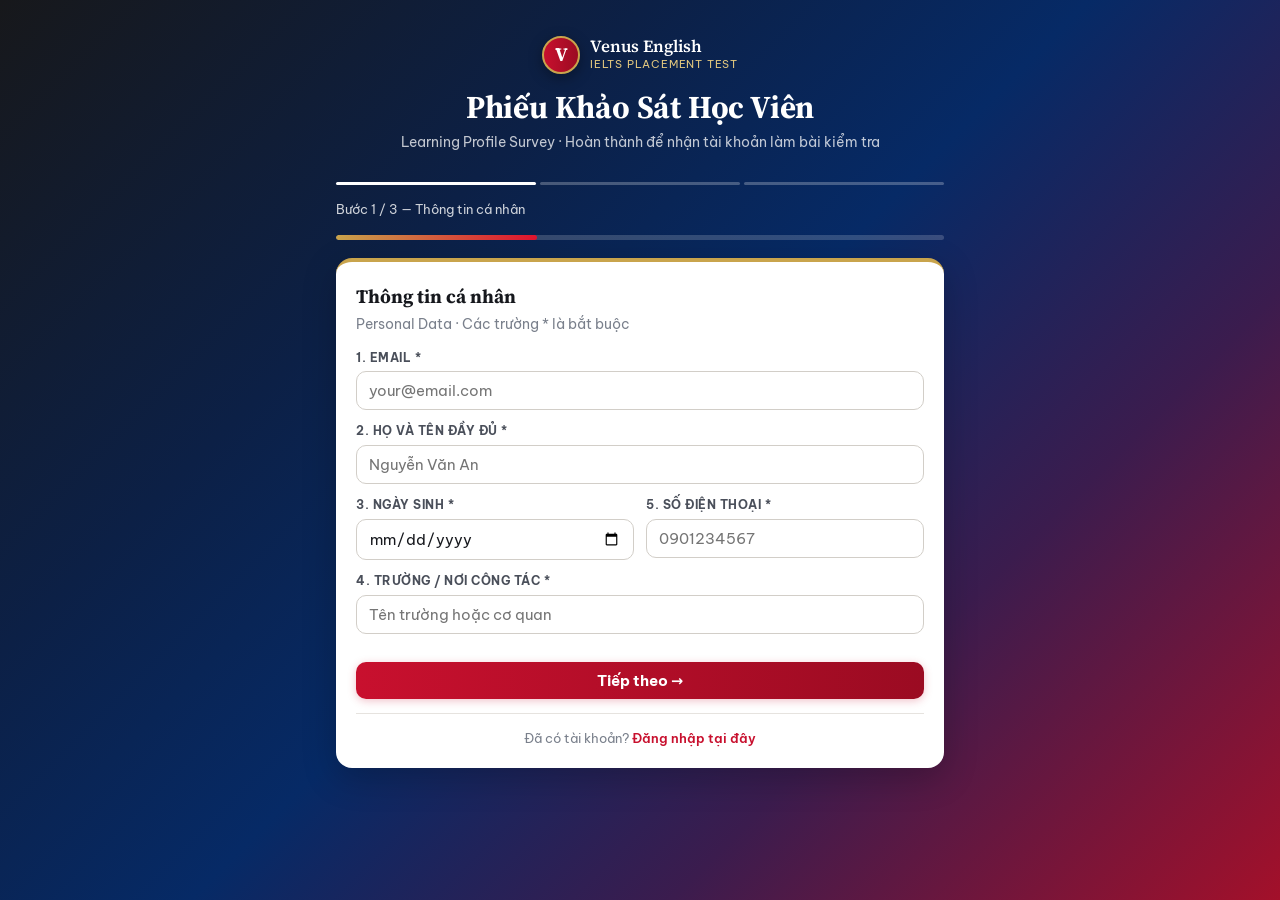
<file: index.html>
<!DOCTYPE html>
<html lang="vi">
<head>
<meta charset="UTF-8">
<meta name="viewport" content="width=device-width,initial-scale=1">
<title>Khảo Sát Học Viên — Venus English</title>
<link rel="preconnect" href="https://fonts.googleapis.com">
<link rel="preconnect" href="https://fonts.gstatic.com" crossorigin>
<link href="https://fonts.googleapis.com/css2?family=Be+Vietnam+Pro:ital,wght@0,400;0,500;0,600;0,700;0,800;1,400&family=Source+Serif+4:opsz,wght@8..60,600;8..60,700&display=swap" rel="stylesheet">
<link rel="stylesheet" href="assets/theme.css">
<script>
const GAS_URL = 'https://script.google.com/macros/s/AKfycbwwx6KoClB_kwvEOC4-5lQcQgh6J8n0xm1x3SI33EHxzhc5PXugKlrVsNSdUnDjZDVZ/exec';
const Session = {
  get: () => { try { return JSON.parse(sessionStorage.getItem('ve_user')||'null'); } catch(e){ return null; } },
  set: (d) => sessionStorage.setItem('ve_user', JSON.stringify(d)),
  clear: () => sessionStorage.removeItem('ve_user'),
  require: (to='login.html') => { const u=Session.get(); if(!u){location.href=to;return null;} return u; },
  tGet: () => sessionStorage.getItem('ve_teacher'),
  tSet: (p) => sessionStorage.setItem('ve_teacher', p),
  tClear: () => sessionStorage.removeItem('ve_teacher'),
  tRequire: () => { const p=sessionStorage.getItem('ve_teacher'); if(!p){location.href='teacher.html';return null;} return p; }
};
async function api(action, payload, msg) {
  payload = payload || {};
  msg = msg || 'Đang xử lý...';
  showLoading(true, msg);
  try {
    var r = await fetch(GAS_URL, {method:'POST', headers:{'Content-Type':'text/plain'}, body:JSON.stringify(Object.assign({action:action}, payload)), redirect:'follow'});
    return await r.json();
  } catch(e) { return {ok:false, error:'Lỗi kết nối: '+e.message}; }
  finally { showLoading(false); }
}
function showLoading(on, msg) {
  var el = document.getElementById('ov'); if(!el) return;
  document.getElementById('ovMsg').textContent = msg || 'Đang xử lý...';
  el.style.display = on ? 'flex' : 'none';
}
function showErr(id, msg) { var el=document.getElementById(id); if(!el) return; el.textContent=msg; el.style.display='block'; }
function hideErr(id) { var el=document.getElementById(id); if(el) el.style.display='none'; }
</script>
</head>
<body>
<div id="ov" style="display:none"><div class="spinner"></div><p id="ovMsg">Đang xử lý...</p></div>

<div class="hero">
  <div class="hero-logo">
    <div class="hero-logo-mark">V</div>
    <div><div class="hero-logo-text">Venus English</div><div class="hero-logo-sub">IELTS Placement Test</div></div>
  </div>
  <h1>Phiếu Khảo Sát Học Viên</h1>
  <p>Learning Profile Survey · Hoàn thành để nhận tài khoản làm bài kiểm tra</p>
</div>

<div class="wrap">
  <div class="stepper">
  <div class="step-row" id="stepDots">
    <div class="step-dot active" id="sd1"></div>
    <div class="step-dot" id="sd2"></div>
    <div class="step-dot" id="sd3"></div>
  </div>
  <p class="txt-sm" id="stepLbl" style="margin-bottom:16px">Bước 1 / 3 — Thông tin cá nhân</p>
  <div class="prog-wrap"><div class="prog-fill" id="prog" style="width:33%"></div></div>
  </div>

  <!-- STEP 1: Personal Data -->
  <div id="s1">
    <div class="card">
      <div class="card-title">Thông tin cá nhân</div>
      <div class="card-sub">Personal Data · Các trường * là bắt buộc</div>
      <div class="field"><label>1. Email *</label><input type="email" id="q_email" placeholder="your@email.com"></div>
      <div class="field"><label>2. Họ và tên đầy đủ *</label><input type="text" id="q_name" placeholder="Nguyễn Văn An"></div>
      <div class="field-row">
        <div class="field"><label>3. Ngày sinh *</label><input type="date" id="q_dob"></div>
        <div class="field"><label>5. Số điện thoại *</label><input type="tel" id="q_phone" placeholder="0901234567"></div>
      </div>
      <div class="field"><label>4. Trường / Nơi công tác *</label><input type="text" id="q_school" placeholder="Tên trường hoặc cơ quan"></div>
      <div id="e1" class="al-error" style="display:none"></div>
      <button class="btn btn-primary btn-full mt-16" onclick="next1()">Tiếp theo →</button>
      <div class="divider"></div>
      <p class="txt-sm txt-center">Đã có tài khoản? <a href="login.html" class="link">Đăng nhập tại đây</a></p>
    </div>
  </div>

  <!-- STEP 2: English Background -->
  <div id="s2" style="display:none">
    <div class="card">
      <div class="card-title">Nền tảng tiếng Anh</div>
      <div class="card-sub">English Background · Câu 6–13</div>

      <div class="field">
        <label>6. Bạn từng học tiếng Anh trước đây chưa? *</label>
        <div class="pills" id="q6">
          <div class="pill" data-v="Yes">Rồi (Yes)</div>
          <div class="pill" data-v="No">Chưa (No)</div>
        </div>
      </div>
      <div class="field">
        <label>7. Bạn học tiếng Anh ở đâu? (chọn tất cả phù hợp)</label>
        <div class="checks" id="q7">
          <div class="chk" data-v="School">Trường học</div>
          <div class="chk" data-v="Tutor">Gia sư</div>
          <div class="chk" data-v="Center">Trung tâm</div>
          <div class="chk" data-v="Self">Tự học</div>
          <div class="chk chk-all" data-v="all7" onclick="selectAll('q7',this)">✓ Tất cả</div>
        </div>
      </div>
      <div class="field">
        <label>8. Bạn đã học tiếng Anh được bao lâu? *</label>
        <div class="pills" id="q8">
          <div class="pill" data-v="<1 năm">Dưới 1 năm</div>
          <div class="pill" data-v="1-2 năm">1–2 năm</div>
          <div class="pill" data-v="3-5 năm">3–5 năm</div>
          <div class="pill" data-v=">5 năm">Trên 5 năm</div>
        </div>
      </div>
      <div class="field">
        <label>9. Đọc và viết tiếng Anh có khó không? *</label>
        <div class="pills" id="q9">
          <div class="pill" data-v="always difficult">Luôn khó</div>
          <div class="pill" data-v="sometimes difficult">Đôi khi khó</div>
          <div class="pill" data-v="never difficult">Không khó</div>
        </div>
      </div>
      <div class="field">
        <label>10. Học đọc &amp; viết tiếng Anh từ đâu? * (chọn tất cả phù hợp)</label>
        <div class="checks" id="q10">
          <div class="chk" data-v="School">Trường học</div>
          <div class="chk" data-v="Family">Gia đình</div>
          <div class="chk" data-v="Tutor">Gia sư</div>
          <div class="chk" data-v="Self">Tự học</div>
          <div class="chk chk-all" data-v="all10" onclick="selectAll('q10',this)">✓ Tất cả</div>
        </div>
      </div>
      <div class="field">
        <label>11. Bạn đã viết gì bằng tiếng Anh? * (chọn tất cả)</label>
        <div class="checks" id="q11">
          <div class="chk" data-v="Emails">Email</div>
          <div class="chk" data-v="Stories">Truyện</div>
          <div class="chk" data-v="Lists">Danh sách</div>
          <div class="chk" data-v="Notes">Ghi chú</div>
          <div class="chk" data-v="Essays">Bài luận</div>
          <div class="chk" data-v="None">Chưa từng</div>
        </div>
      </div>
      <div class="field">
        <label>12. Chứng chỉ tiếng Anh đã có? * (chọn tất cả)</label>
        <div class="checks" id="q12">
          <div class="chk" data-v="Starters">Starters</div>
          <div class="chk" data-v="Movers">Movers</div>
          <div class="chk" data-v="Flyers">Flyers</div>
          <div class="chk" data-v="KET">KET / A2</div>
          <div class="chk" data-v="PET">PET / B1</div>
          <div class="chk" data-v="FCE">FCE / B2</div>
          <div class="chk" data-v="IELTS">IELTS</div>
          <div class="chk" data-v="TOEIC">TOEIC</div>
          <div class="chk" data-v="None">Chưa có</div>
        </div>
      </div>
      <div class="field">
        <label>13. Khả năng nghe hiểu tiếng Anh của bạn? *</label>
        <div class="pills" id="q13">
          <div class="pill" data-v="always difficult">Luôn khó</div>
          <div class="pill" data-v="sometimes difficult">Đôi khi khó</div>
          <div class="pill" data-v="never difficult">Không khó</div>
        </div>
      </div>

      <div id="e2" class="al-error" style="display:none"></div>
      <div style="display:flex;gap:10px;margin-top:16px">
        <button class="btn btn-ghost" onclick="setStep(1)">← Quay lại</button>
        <button class="btn btn-primary" style="flex:1" onclick="next2()">Tiếp theo →</button>
      </div>
    </div>
  </div>

  <!-- STEP 3: Skills Assessment -->
  <div id="s3" style="display:none">
    <div class="card">
      <div class="card-title">Tự đánh giá kỹ năng</div>
      <div class="card-sub">Skills Self-Assessment · Câu 14–20</div>

      <div class="field">
        <label>14. Khả năng nói tiếng Anh? *</label>
        <div class="pills" id="q14">
          <div class="pill" data-v="always difficult">Luôn khó</div>
          <div class="pill" data-v="sometimes difficult">Đôi khi khó</div>
          <div class="pill" data-v="never difficult">Không khó</div>
        </div>
      </div>
      <div class="field">
        <label>15. Khả năng đọc tiếng Anh? *</label>
        <div class="pills" id="q15">
          <div class="pill" data-v="always difficult">Luôn khó</div>
          <div class="pill" data-v="sometimes difficult">Đôi khi khó</div>
          <div class="pill" data-v="never difficult">Không khó</div>
        </div>
      </div>
      <div class="field">
        <label>16. Khả năng viết tiếng Anh? *</label>
        <div class="pills" id="q16">
          <div class="pill" data-v="always difficult">Luôn khó</div>
          <div class="pill" data-v="sometimes difficult">Đôi khi khó</div>
          <div class="pill" data-v="never difficult">Không khó</div>
        </div>
      </div>
      <div class="field">
        <label>17. Tại sao bạn muốn học IELTS? *</label>
        <textarea id="q17" placeholder="Ví dụ: Tôi cần IELTS 6.5 để xin học bổng du học..."></textarea>
      </div>
      <div class="field">
        <label>18. Mục tiêu điểm IELTS của bạn? *</label>
        <div class="pills" id="q18">
          <div class="pill" data-v="4.0–4.5">4.0–4.5</div>
          <div class="pill" data-v="5.0–5.5">5.0–5.5</div>
          <div class="pill" data-v="6.0–6.5">6.0–6.5</div>
          <div class="pill" data-v="7.0–7.5">7.0–7.5</div>
          <div class="pill" data-v="8.0+">8.0+</div>
          <div class="pill" data-v="Chưa xác định">Chưa xác định</div>
        </div>
      </div>
      <div class="field">
        <label>19. Bạn dự định thi IELTS vào thời gian nào? *</label>
        <div class="pills" id="q19">
          <div class="pill" data-v="1-3 tháng tới">1–3 tháng tới</div>
          <div class="pill" data-v="3-6 tháng tới">3–6 tháng tới</div>
          <div class="pill" data-v="6-12 tháng tới">6–12 tháng tới</div>
          <div class="pill" data-v="Trên 1 năm">Trên 1 năm</div>
          <div class="pill" data-v="Chưa xác định">Chưa xác định</div>
        </div>
      </div>
      <div class="field">
        <label>20. Bạn có câu hỏi gì về khóa học không? *</label>
        <textarea id="q20" placeholder="Ghi câu hỏi của bạn (nếu không có, viết: Chưa có câu hỏi)"></textarea>
      </div>

      <div id="e3" class="al-error" style="display:none"></div>
      <div style="display:flex;gap:10px;margin-top:16px">
        <button class="btn btn-ghost" onclick="setStep(2)">← Quay lại</button>
        <button class="btn btn-primary" style="flex:1" onclick="submitSurvey()">Đăng ký & nhận tài khoản →</button>
      </div>
    </div>
  </div>

  <!-- SUCCESS -->
  <div id="sDone" style="display:none">
    <div class="card" style="text-align:center;padding:32px 24px">
      <div class="success-icon-wrap" style="margin-bottom:16px">🎉</div>
      <h2 style="font-family:var(--serif);color:var(--ink);font-size:20px;margin-bottom:8px">Đăng ký thành công!</h2>
      <p class="txt-sm" style="margin-bottom:4px">Tài khoản của bạn:</p>
      <div style="font-size:22px;font-weight:700;color:var(--ink);font-family:var(--serif);margin:8px 0" id="newU">—</div>
      <p class="txt-sm" id="newDl" style="margin-bottom:16px"></p>
      <div class="alert al-info show" style="text-align:left;margin-bottom:20px">📧 Email xác nhận đã được gửi. Lưu lại tên tài khoản để đăng nhập.</div>
      <a href="login.html" class="btn btn-primary btn-full">Vào trang đăng nhập →</a>
    </div>
  </div>
</div>

<script>
document.querySelectorAll('.pills').forEach(function(g) {
  g.addEventListener('click', function(e) {
    var p = e.target.closest('.pill'); if(!p) return;
    g.querySelectorAll('.pill').forEach(function(x){ x.classList.remove('on'); });
    p.classList.add('on');
  });
});
document.querySelectorAll('.checks').forEach(function(g) {
  g.addEventListener('click', function(e) {
    var p = e.target.closest('.chk'); if(!p) return;
    p.classList.toggle('on');
  });
});

function getPill(id) { var e=document.querySelector('#'+id+' .pill.on'); return e?e.dataset.v:''; }
function getChks(id) { return Array.from(document.querySelectorAll('#'+id+' .chk.on')).map(function(e){return e.dataset.v;}).join(', '); }

function setStep(n) {
  [1,2,3].forEach(function(i){ document.getElementById('s'+i).style.display=(i===n)?'block':'none'; });
  var lbls=['','Bước 1 / 3 — Thông tin cá nhân','Bước 2 / 3 — Nền tảng tiếng Anh','Bước 3 / 3 — Tự đánh giá kỹ năng'];
  document.getElementById('stepLbl').textContent = lbls[n];
  document.getElementById('prog').style.width = (n*33)+'%';
  ['sd1','sd2','sd3'].forEach(function(id,i){
    document.getElementById(id).className='step-dot'+(i<n-1?' done':i===n-1?' active':'');
  });
  window.scrollTo(0,0);
}

function next1() {
  hideErr('e1');
  var email=document.getElementById('q_email').value.trim();
  var name=document.getElementById('q_name').value.trim();
  var dob=document.getElementById('q_dob').value;
  var phone=document.getElementById('q_phone').value.trim();
  var school=document.getElementById('q_school').value.trim();
  if(!email||!name||!dob||!phone||!school){ showErr('e1','Vui lòng điền đầy đủ các trường có dấu *'); return; }
  setStep(2);
}

function next2() {
  hideErr('e2');
  // Check all required pills
  var missing = [];
  if(!getPill('q6'))  missing.push('Câu 6: Bạn đã học tiếng Anh chưa?');
  if(!getChks('q7'))  missing.push('Câu 7: Bạn học tiếng Anh ở đâu?');
  if(!getPill('q8'))  missing.push('Câu 8: Số năm học tiếng Anh?');
  if(!getPill('q9'))  missing.push('Câu 9: Kỹ năng khó nhất?');
  if(!getChks('q10')) missing.push('Câu 10: Nguồn tài liệu bạn dùng?');
  if(!getChks('q11')) missing.push('Câu 11: Loại writing đã thực hành?');
  if(!getChks('q12')) missing.push('Câu 12: Chứng chỉ đã có?');
  if(!getPill('q13')) missing.push('Câu 13: Tự đánh giá Nghe?');
  if (missing.length > 0) {
    showErr('e2', '⚠️ Vui lòng trả lời đầy đủ:\n• ' + missing.join('\n• '));
    return;
  }
  setStep(3);
}

// Chọn tất cả options trong 1 checks group
function selectAll(groupId, btn) {
  var group = document.getElementById(groupId);
  var isAllOn = btn.classList.contains('on');
  if (isAllOn) {
    // Bỏ chọn tất cả
    group.querySelectorAll('.chk:not(.chk-all)').forEach(function(c){ c.classList.remove('on'); });
    btn.classList.remove('on');
  } else {
    // Chọn tất cả
    group.querySelectorAll('.chk:not(.chk-all)').forEach(function(c){ c.classList.add('on'); });
    btn.classList.add('on');
  }
}

async function submitSurvey() {
  hideErr('e3');
  var q14=getPill('q14'), q15=getPill('q15'), q16=getPill('q16');
  var q17=document.getElementById('q17').value.trim();
  var q18=getPill('q18');
  var q19=getPill('q19');
  var q20=document.getElementById('q20').value.trim();

  // Validate ALL required fields in step 3
  var missing = [];
  if(!q14) missing.push('Câu 14: Tự đánh giá kỹ năng Nói');
  if(!q15) missing.push('Câu 15: Tự đánh giá kỹ năng Đọc');
  if(!q16) missing.push('Câu 16: Tự đánh giá kỹ năng Viết');
  if(!q17) missing.push('Câu 17: Lý do học IELTS');
  if(!q18) missing.push('Câu 18: Mục tiêu band điểm');
  if(!q19) missing.push('Câu 19: Thời gian dự định thi');
  if(!q20) missing.push('Câu 20: Câu hỏi (ghi "Chưa có" nếu không có)');
  if (missing.length > 0) {
    showErr('e3', '⚠️ Vui lòng trả lời đầy đủ:\n• ' + missing.join('\n• '));
    return;
  }

  var dobRaw = document.getElementById('q_dob').value;
  var parts = dobRaw.split('-');
  var dob = parts[2]+'/'+parts[1]+'/'+parts[0];

  var res = await api('register', {
    email: document.getElementById('q_email').value.trim(),
    fullName: document.getElementById('q_name').value.trim(),
    dob: dob,
    phone: document.getElementById('q_phone').value.trim(),
    school: document.getElementById('q_school').value.trim(),
    studiedBefore: getPill('q6'), whereStudied: getChks('q7'),
    yearsLearning: getPill('q8'), rwDifficulty: getPill('q9'), rwSource: getChks('q10'),
    writingTypes: getChks('q11'), certificates: getChks('q12'),
    listeningAbility: getPill('q13'), speakingAbility: q14,
    readingAbility: q15, writingAbility: q16,
    whyIELTS: q17, targetBand: q18, examDate: q19, courseQuestions: q20
  }, 'Đang tạo tài khoản...');

  if(!res.ok){ showErr('e3', res.error); return; }

  [1,2,3].forEach(function(i){ document.getElementById('s'+i).style.display='none'; });
  document.getElementById('sDone').style.display='block';
  document.getElementById('newU').textContent = res.username;
  document.getElementById('newDl').textContent = 'Hạn nộp bài: '+res.deadline;
  document.getElementById('prog').style.width = '100%';
  Session.set({username:res.username, fullName:document.getElementById('q_name').value.trim(),
    deadline:res.deadline, vgDone:false, writingDone:false, listeningDone:false, speakingDone:false});
}
</script>
</body>
</html>
</file>
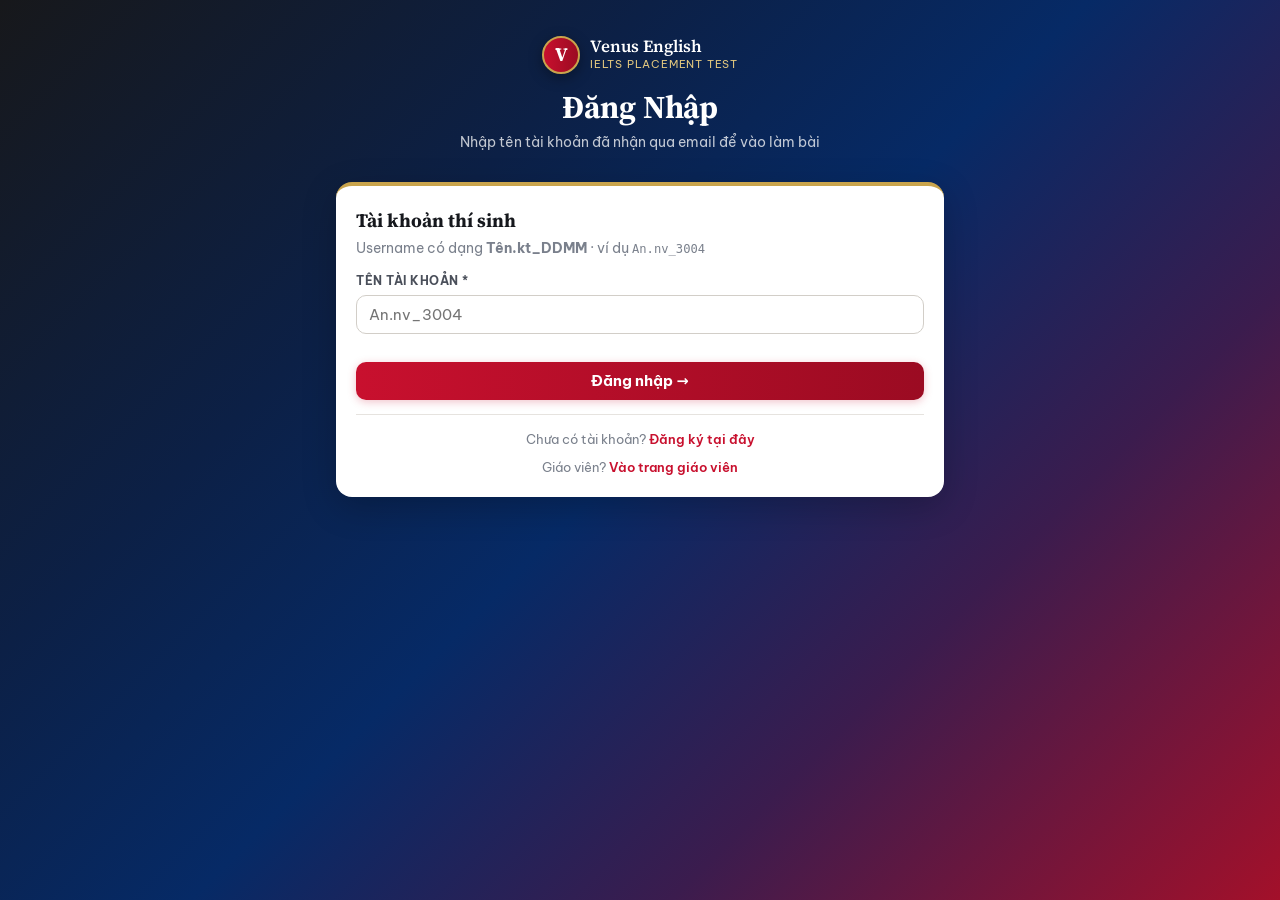
<file: dashboard.html>
<!DOCTYPE html>
<html lang="vi">
<head>
<meta charset="UTF-8">
<meta name="viewport" content="width=device-width,initial-scale=1">
<title>Tổng Quan — Venus English</title>
<link rel="preconnect" href="https://fonts.googleapis.com">
<link rel="preconnect" href="https://fonts.gstatic.com" crossorigin>
<link href="https://fonts.googleapis.com/css2?family=Be+Vietnam+Pro:ital,wght@0,400;0,500;0,600;0,700;0,800;1,400&family=Source+Serif+4:opsz,wght@8..60,600;8..60,700&display=swap" rel="stylesheet">
<link rel="stylesheet" href="assets/theme.css">
<script>
const GAS_URL = 'https://script.google.com/macros/s/AKfycbwwx6KoClB_kwvEOC4-5lQcQgh6J8n0xm1x3SI33EHxzhc5PXugKlrVsNSdUnDjZDVZ/exec';
const Session = {
  get: () => { try { return JSON.parse(sessionStorage.getItem('ve_user')||'null'); } catch(e){ return null; } },
  set: (d) => sessionStorage.setItem('ve_user', JSON.stringify(d)),
  clear: () => sessionStorage.removeItem('ve_user'),
  require: (to) => { var u=Session.get(); if(!u){location.href=(to||'login.html');return null;} return u; },
  tGet: () => sessionStorage.getItem('ve_teacher'),
  tSet: (p) => sessionStorage.setItem('ve_teacher', p),
  tClear: () => sessionStorage.removeItem('ve_teacher'),
  tRequire: () => { var p=sessionStorage.getItem('ve_teacher'); if(!p){location.href='teacher.html';return null;} return p; }
};
function showLoading(on, msg) { var el=document.getElementById('ov'); if(!el) return; document.getElementById('ovMsg').textContent=msg||'Đang xử lý...'; el.style.display=on?'flex':'none'; }
function daysLeft(dl) { if(!dl) return 0; var a=dl.split('/'); return Math.ceil((new Date(a[2],a[1]-1,a[0])-new Date())/86400000); }
</script>
</head>
<body>
<div id="ov" style="display:none"><div class="spinner"></div><p id="ovMsg">Đang tải...</p></div>

<nav class="nav">
  <div class="nav-brand"><div class="nav-brand-dot"></div>Venus English</div>
  <div class="nav-r">
    <span class="nav-user" id="navUser"></span>
    <button class="btn btn-ghost btn-sm" onclick="Session.clear();location.href='login.html'">Đăng xuất</button>
  </div>
</nav>

<div class="wrap">

  <!-- Deadline -->
  <div class="dl-bar" id="dlBar">
    <div>
      <div class="dl-label">Hạn nộp bài</div>
      <div class="dl-date" id="dlDate">—</div>
    </div>
    <div class="dl-pill" id="dlPill">— ngày</div>
  </div>

  <!-- Test cards -->
  <div class="card">
    <div class="card-title">Bài Kiểm Tra Xếp Lớp</div>
    <div class="card-sub">Nhấn vào từng bài để bắt đầu. Bạn có thể làm mỗi bài trong ngày khác nhau — bài đã nộp không thể làm lại.</div>
    <div class="test-grid" id="testGrid"></div>
  </div>

  <div id="msgAll" class="alert al-success" style="display:none">
    🎉 Bạn đã hoàn thành tất cả 4 bài! Vui lòng chờ thông báo kết quả từ Venus English qua email.
  </div>
  <div id="msgPartial" class="alert al-info" style="display:none">
    ℹ️ Hãy hoàn thành tất cả các bài trước hạn. Nhấn vào bài muốn làm để tiếp tục.
  </div>

</div>

<script>
var user = Session.require();
if (!user) { /* redirected */ }
else {
  document.getElementById('navUser').textContent = user.fullName;
  document.getElementById('dlDate').textContent = user.deadline || '—';

  var days = daysLeft(user.deadline);
  var pill = document.getElementById('dlPill');
  pill.textContent = days > 0 ? 'Còn '+days+' ngày' : days === 0 ? 'Hôm nay hết hạn' : 'Đã hết hạn';
  if (days <= 2) pill.classList.add('urgent');

  var TESTS = [
    {key:'vgDone',        icon:'📝', name:'Ngữ Pháp & Từ Vựng', info:'50 câu trắc nghiệm', url:'test-vg.html'},
    {key:'writingDone',   icon:'✍️', name:'Kỹ Năng Viết',        info:'Chọn 1 trong 5 chủ đề', url:'test-writing.html'},
    {key:'listeningDone', icon:'🎧', name:'Kỹ Năng Nghe',        info:'24 câu · 6 đoạn audio', url:'test-listening.html'},
    {key:'speakingDone',  icon:'🎙️', name:'Kỹ Năng Nói',        info:'Ghi âm câu trả lời', url:'test-speaking.html'},
  ];

  var grid = document.getElementById('testGrid');
  grid.innerHTML = TESTS.map(function(t) {
    var done = user[t.key];
    if (done) return '<div class="tcard done"><span class="tcard-badge badge-done">✓ Hoàn thành</span><div class="tcard-icon">'+t.icon+'</div><div class="tcard-name">'+t.name+'</div><div class="tcard-info">'+t.info+'</div></div>';
    if (days < 0) return '<div class="tcard locked"><div class="tcard-icon">'+t.icon+'</div><div class="tcard-name">'+t.name+'</div><div class="tcard-info">Đã hết hạn</div></div>';
    return '<div class="tcard avail" onclick="location.href=\''+t.url+'\'"><span class="tcard-badge badge-new">Mới</span><div class="tcard-icon">'+t.icon+'</div><div class="tcard-name">'+t.name+'</div><div class="tcard-info">'+t.info+'</div></div>';
  }).join('');

  var allDone = TESTS.every(function(t){ return user[t.key]; });
  document.getElementById('msgAll').style.display = allDone ? 'flex' : 'none';
  document.getElementById('msgPartial').style.display = (!allDone) ? 'flex' : 'none';
}
</script>
</body>
</html>
</file>
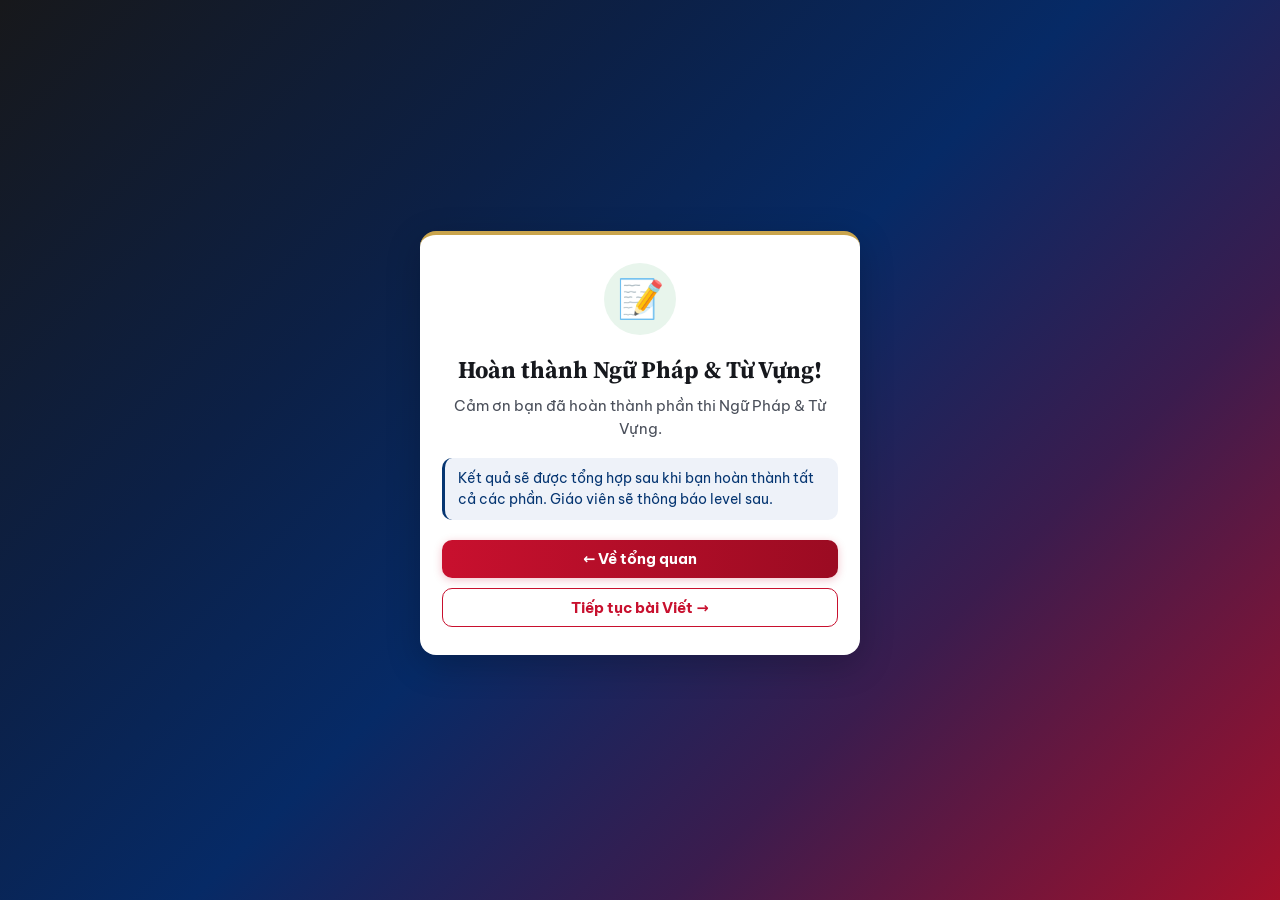
<file: done.html>
<!DOCTYPE html>
<html lang="vi">
<head>
<meta charset="UTF-8">
<meta name="viewport" content="width=device-width,initial-scale=1">
<title>Nộp Bài Thành Công — Venus English</title>
<link rel="preconnect" href="https://fonts.googleapis.com">
<link rel="preconnect" href="https://fonts.gstatic.com" crossorigin>
<link href="https://fonts.googleapis.com/css2?family=Be+Vietnam+Pro:ital,wght@0,400;0,500;0,600;0,700;0,800;1,400&family=Source+Serif+4:opsz,wght@8..60,600;8..60,700&display=swap" rel="stylesheet">
<link rel="stylesheet" href="assets/theme.css">
</head>
<body>

<div class="success-wrap">
  <div class="success-box card" style="padding:28px 22px">
    <div class="success-icon-wrap" id="sIcon">✅</div>
    <h1 id="sTitle">Nộp bài thành công!</h1>
    <p id="sMsg"></p>

    <div class="alert al-info show" id="sNote" style="text-align:left;margin-bottom:20px"></div>

    <div style="display:flex;flex-direction:column;gap:10px">
      <a href="dashboard.html" class="btn btn-primary btn-full">← Về tổng quan</a>
      <div id="sNext"></div>
    </div>
  </div>
</div>

<script>
var p = new URLSearchParams(location.search);
var test = p.get('test') || 'vg';

var CFG = {
  vg: {
    icon:'📝', title:'Hoàn thành Ngữ Pháp & Từ Vựng!',
    msg:'Cảm ơn bạn đã hoàn thành phần thi Ngữ Pháp & Từ Vựng.',
    note:'Kết quả sẽ được tổng hợp sau khi bạn hoàn thành tất cả các phần. Giáo viên sẽ thông báo level sau.',
    next: {url:'test-writing.html', lbl:'Tiếp tục bài Viết →'}
  },
  writing: {
    icon:'✍️', title:'Hoàn thành bài Viết!',
    msg:'Cảm ơn bạn đã hoàn thành phần thi Viết.',
    note:'Bài viết sẽ được giáo viên chấm và nhận xét chi tiết. Kết quả gửi qua email.',
    next: {url:'test-listening.html', lbl:'Tiếp tục bài Nghe →'}
  },
  listening: {
    icon:'🎧', title:'Hoàn thành bài Nghe!',
    msg:'Cảm ơn bạn đã hoàn thành phần thi Nghe.',
    note:'Kết quả Nghe sẽ được tổng hợp cùng với các phần thi khác.',
    next: {url:'test-speaking.html', lbl:'Tiếp tục bài Nói →'}
  },
  speaking: {
    icon:'🎙️', title:'Hoàn thành tất cả bài thi!',
    msg:'Cảm ơn bạn đã hoàn thành toàn bộ 4 phần kiểm tra của Venus English.',
    note:'🎉 Giáo viên sẽ chấm bài và gửi kết quả + nhận xét chi tiết đến email của bạn. Vui lòng chờ thông báo từ Venus English.',
    next: null
  }
};

var cfg = CFG[test] || CFG.vg;
document.getElementById('sIcon').textContent = cfg.icon;
document.getElementById('sTitle').textContent = cfg.title;
document.getElementById('sMsg').textContent = cfg.msg;
document.getElementById('sNote').innerHTML = cfg.note;

if (cfg.next) {
  document.getElementById('sNext').innerHTML =
    '<a href="'+cfg.next.url+'" class="btn btn-outline btn-full">'+cfg.next.lbl+'</a>';
}
</script>
</body>
</html>
</file>
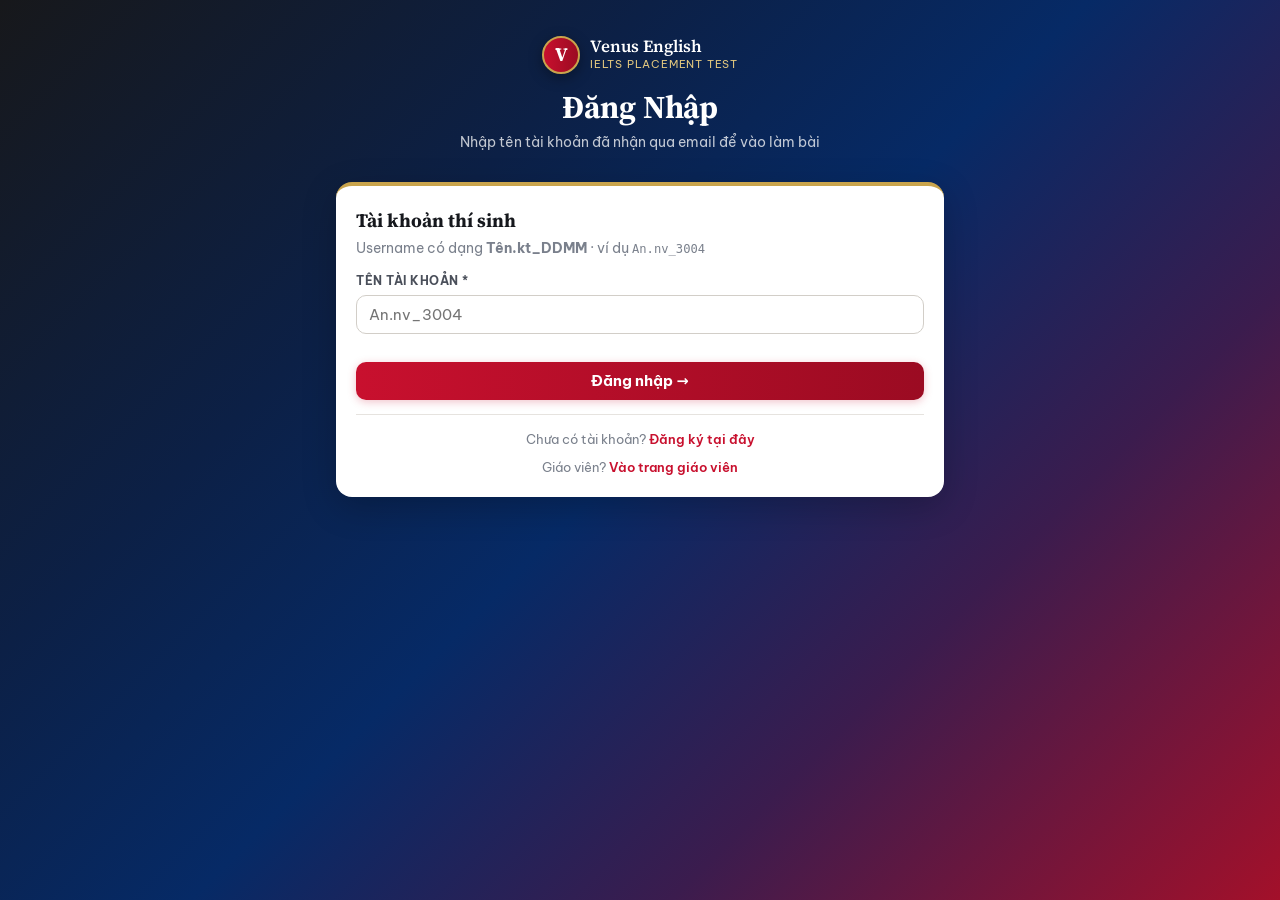
<file: login.html>
<!DOCTYPE html>
<html lang="vi">
<head>
<meta charset="UTF-8">
<meta name="viewport" content="width=device-width,initial-scale=1">
<title>Đăng Nhập — Venus English Placement Test</title>
<link rel="preconnect" href="https://fonts.googleapis.com">
<link rel="preconnect" href="https://fonts.gstatic.com" crossorigin>
<link href="https://fonts.googleapis.com/css2?family=Be+Vietnam+Pro:ital,wght@0,400;0,500;0,600;0,700;0,800;1,400&family=Source+Serif+4:opsz,wght@8..60,600;8..60,700&display=swap" rel="stylesheet">
<link rel="stylesheet" href="assets/theme.css">
<script>
const GAS_URL = 'https://script.google.com/macros/s/AKfycbwwx6KoClB_kwvEOC4-5lQcQgh6J8n0xm1x3SI33EHxzhc5PXugKlrVsNSdUnDjZDVZ/exec';
const Session = {
  get: () => { try { return JSON.parse(sessionStorage.getItem('ve_user')||'null'); } catch(e){ return null; } },
  set: (d) => sessionStorage.setItem('ve_user', JSON.stringify(d)),
  clear: () => sessionStorage.removeItem('ve_user'),
  require: (to='login.html') => { const u=Session.get(); if(!u){location.href=to;return null;} return u; },
  tGet: () => sessionStorage.getItem('ve_teacher'),
  tSet: (p) => sessionStorage.setItem('ve_teacher', p),
  tClear: () => sessionStorage.removeItem('ve_teacher'),
  tRequire: () => { const p=sessionStorage.getItem('ve_teacher'); if(!p){location.href='teacher.html';return null;} return p; }
};
async function api(action, payload={}, msg='Đang xử lý...') {
  showLoading(true, msg);
  try {
    const r = await fetch(GAS_URL, {method:'POST', headers:{'Content-Type':'text/plain'}, body:JSON.stringify({action,...payload}), redirect:'follow'});
    return await r.json();
  } catch(e) { return {ok:false,error:'Lỗi kết nối: '+e.message}; }
  finally { showLoading(false); }
}
function showLoading(on, msg='Đang xử lý...') {
  const el=document.getElementById('ov'); if(!el) return;
  document.getElementById('ovMsg').textContent=msg; el.style.display=on?'flex':'none';
}
function showErr(id, msg) { const el=document.getElementById(id); if(!el) return; el.textContent=msg; el.style.display='block'; }
function hideErr(id) { const el=document.getElementById(id); if(el) el.style.display='none'; }
</script>
</head>
<body>
<div id="ov" style="display:none"><div class="spinner"></div><p id="ovMsg">Đang xử lý...</p></div>

<div class="hero">
  <div class="hero-logo">
    <div class="hero-logo-mark">V</div>
    <div>
      <div class="hero-logo-text">Venus English</div>
      <div class="hero-logo-sub">IELTS Placement Test</div>
    </div>
  </div>
  <h1>Đăng Nhập</h1>
  <p>Nhập tên tài khoản đã nhận qua email để vào làm bài</p>
</div>

<div class="wrap">
  <div class="card">
    <div class="card-title">Tài khoản thí sinh</div>
    <div class="card-sub">Username có dạng <strong>Tên.kt_DDMM</strong> · ví dụ <code>An.nv_3004</code></div>

    <div class="field">
      <label>Tên tài khoản *</label>
      <input type="text" id="uname" placeholder="An.nv_3004" autocomplete="username" autocapitalize="none">
    </div>

    <div id="errLogin" class="al-error" style="display:none"></div>

    <button class="btn btn-primary btn-full mt-16" onclick="doLogin()">Đăng nhập →</button>

    <div class="divider"></div>
    <p class="txt-sm txt-center">Chưa có tài khoản? <a href="index.html" class="link">Đăng ký tại đây</a></p>
    <p class="txt-sm txt-center" style="margin-top:8px">Giáo viên? <a href="teacher.html" class="link">Vào trang giáo viên</a></p>
  </div>
</div>

<script>
// Auto-redirect if already logged in
if (Session.get()) location.href = 'dashboard.html';

document.getElementById('uname').addEventListener('keydown', e => { if (e.key==='Enter') doLogin(); });

async function doLogin() {
  const username = document.getElementById('uname').value.trim();
  hideErr('errLogin');
  if (!username) { showErr('errLogin','Vui lòng nhập tên tài khoản.'); return; }

  const res = await api('login', { username });
  if (!res.ok) { showErr('errLogin', res.error); return; }

  Session.set(res.student);
  location.href = 'dashboard.html';
}
</script>
</body>
</html>
</file>
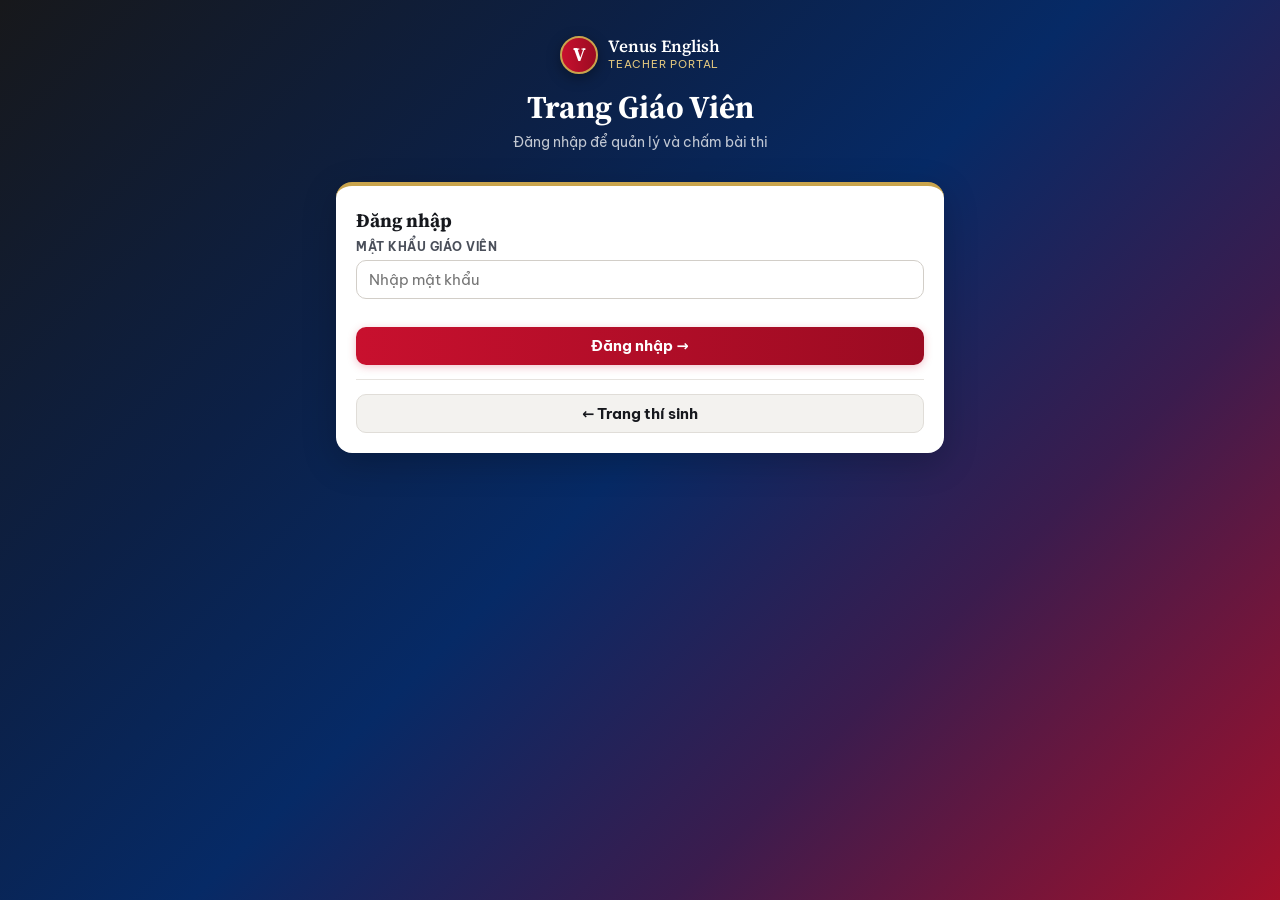
<file: teacher-detail.html>
<!DOCTYPE html>
<html lang="vi">
<head>
<meta charset="UTF-8">
<meta name="viewport" content="width=device-width,initial-scale=1">
<title>Chi Tiết Thí Sinh — Venus English</title>
<link rel="preconnect" href="https://fonts.googleapis.com">
<link rel="preconnect" href="https://fonts.gstatic.com" crossorigin>
<link href="https://fonts.googleapis.com/css2?family=Be+Vietnam+Pro:ital,wght@0,400;0,500;0,600;0,700;0,800;1,400&family=Source+Serif+4:opsz,wght@8..60,600;8..60,700&family=Lexend:wght@400;700&display=swap" rel="stylesheet">
<link rel="stylesheet" href="assets/theme.css">
<style>
/* ── Profile header ── */
.profile { display: flex; gap: 14px; align-items: center; flex-wrap: wrap; }
.avatar { width: 48px; height: 48px; border-radius: 50%; background: var(--brand-grad); color: #fff; display: flex; align-items: center; justify-content: center; font-family: var(--serif); font-size: 21px; font-weight: 700; border: 2px solid var(--gold); flex-shrink: 0; }
.profile h1 { font-family: var(--serif); font-size: 21px; line-height: 1.2; color: var(--text); }
.meta { display: grid; grid-template-columns: repeat(auto-fit, minmax(150px, 1fr)); gap: 10px; margin-top: 14px; }
.meta div { background: var(--cream); border-radius: var(--r-sm); padding: 8px 10px; min-width: 0; }
.meta small { display: block; font-size: 10.5px; text-transform: uppercase; letter-spacing: .5px; color: var(--text-lt); }
.meta b { font-size: 13.5px; color: var(--ink); word-break: break-word; }
.status-row { display: flex; gap: 6px; flex-wrap: wrap; margin-top: 12px; }

.stats { display: grid; grid-template-columns: repeat(3, 1fr); gap: 10px; margin-bottom: 14px; }
@media (max-width: 480px) { .stats { gap: 6px; } .stat-num { font-size: 20px; } }

.sub-h { font-size: 12px; font-weight: 700; text-transform: uppercase; letter-spacing: .6px; color: var(--ink); margin: 16px 0 8px; display: flex; align-items: center; justify-content: space-between; gap: 8px; }
.sub-h .link { font-size: 12px; text-transform: none; letter-spacing: 0; }
.note { width: 100%; min-height: 96px; padding: 10px 12px; border: 1.5px solid var(--border-md); border-radius: var(--r-sm); font: inherit; font-size: 14px; line-height: 1.55; resize: vertical; outline: none; background: #fff; }
.note:focus { border-color: var(--brand); box-shadow: 0 0 0 3px rgba(200,16,46,.1); }
@media (max-width: 600px) { .note { font-size: 16px; } }

/* ── Wrong-answer cards ── */
.err-list { display: grid; gap: 8px; }
.err { border: 1px solid var(--border); border-left: 4px solid var(--brand); border-radius: var(--r-sm); padding: 10px 12px; background: #fff; font-size: 13.5px; }
.err-top { display: flex; gap: 8px; align-items: baseline; flex-wrap: wrap; margin-bottom: 4px; }
.err-no { font-weight: 800; color: var(--brand); white-space: nowrap; }
.err-point { font-weight: 700; color: var(--text); }
.err-lv { font-size: 10.5px; font-weight: 700; padding: 1px 6px; border-radius: 10px; background: var(--cream-dark); color: var(--text-md); }
.err-q { font-style: italic; color: var(--text-md); margin-bottom: 6px; }
.err-ans { display: flex; gap: 6px; flex-wrap: wrap; margin-bottom: 6px; }
.ans { font-size: 12.5px; padding: 2px 8px; border-radius: 6px; }
.ans.no { background: var(--red-lt); color: var(--red); text-decoration: line-through; text-decoration-thickness: 1px; }
.ans.ok { background: var(--green-lt); color: var(--green); font-weight: 600; }
.err p { margin-top: 3px; line-height: 1.5; }
.err .lbl { font-weight: 700; }
.lbl.r { color: var(--red); } .lbl.g { color: var(--green); } .lbl.n { color: var(--ink); }

.groups { display: flex; gap: 6px; flex-wrap: wrap; }
.grp { font-size: 12.5px; padding: 4px 10px; border-radius: 20px; background: #EEF2F9; color: var(--ink); font-weight: 600; }
.grp em { font-style: normal; color: var(--brand); margin-left: 4px; }

details.raw summary { cursor: pointer; font-size: 13px; font-weight: 700; color: var(--ink); padding: 8px 0; }

/* ── AI feedback ── */
.ai-set { display: flex; flex-wrap: wrap; gap: 10px 14px; align-items: center; }
.ai-set .lbl-sm { font-size: 11px; font-weight: 700; text-transform: uppercase; letter-spacing: .5px; color: var(--text-lt); }
.seg { display: inline-flex; border: 1.5px solid var(--border-md); border-radius: 20px; overflow: hidden; }
.seg button { border: none; background: #fff; padding: 6px 14px; font: inherit; font-size: 13px; font-weight: 600; color: var(--text-md); cursor: pointer; }
.seg button.on { background: var(--ink); color: #fff; }
.ai-set select { padding: 6px 10px; border: 1.5px solid var(--border-md); border-radius: 8px; font: inherit; font-size: 13px; background: #fff; }
.key-box { display: flex; gap: 8px; align-items: center; flex-wrap: wrap; flex: 1 1 280px; min-width: 0; }
.key-box input { flex: 1; min-width: 160px; padding: 7px 10px; border: 1.5px solid var(--border-md); border-radius: 8px; font: inherit; font-size: 13px; -webkit-text-security: disc; }
.key-ok { font-size: 13px; color: var(--green); font-weight: 600; }
.key-ok code { color: var(--text-md); font-weight: 400; }
.ai-run { display: flex; gap: 8px; flex-wrap: wrap; align-items: center; margin-top: 10px; }
.ai-head { display: flex; justify-content: space-between; align-items: center; gap: 10px; flex-wrap: wrap; padding: 12px 14px; background: var(--nav-bg); color: #fff; border-radius: var(--r-sm); margin-bottom: 10px; }
.ai-head b { font-size: 17px; }
.ai-bands { display: flex; gap: 6px; flex-wrap: wrap; margin-top: 4px; }
.ai-bands span { background: rgba(255,255,255,.14); border-radius: 6px; padding: 1px 7px; font-size: 12px; }
.ai-sec { background: #fff; border: 1px solid var(--border); border-radius: var(--r-sm); padding: 10px 12px; margin-bottom: 8px; font-size: 13.5px; }
.ai-sec h4 { font-size: 13px; color: #0a6ebd; margin-bottom: 6px; }
.ai-sec ol, .ai-sec ul { padding-left: 18px; }
.ai-sec li { margin-bottom: 6px; line-height: 1.5; }
.fx-w { color: #c5221f; font-weight: 700; } .fx-a { color: #8a97a3; font-weight: 700; } .fx-r { color: #1e7e42; font-weight: 700; }
.fx-n { display: block; color: #5b6b7a; font-style: italic; }

/* ── Export card ── */
.export { background: linear-gradient(135deg, #fff 0%, #FBF6EA 100%); }
.export-row { display: flex; gap: 14px; align-items: center; flex-wrap: wrap; }
.export-row .ico { font-size: 32px; }
.export-row .txt { flex: 1; min-width: 200px; }

/* ── Document preview modal ── */
.modal { position: fixed; inset: 0; background: rgba(10,16,30,.72); backdrop-filter: blur(2px); z-index: 500; display: none; flex-direction: column; }
.modal.open { display: flex; }
.modal-bar { background: var(--nav-bg); border-bottom: 2px solid var(--gold); color: #fff; padding: 10px 14px; display: flex; gap: 8px; align-items: center; flex-wrap: wrap; }
.modal-bar .ttl { font-family: var(--serif); font-weight: 700; font-size: 16px; margin-right: auto; }
.modal-bar .btn-ghost { background: rgba(255,255,255,.08); color: #fff; border-color: rgba(255,255,255,.3); }
.modal-bar .btn-ghost:hover { background: rgba(255,255,255,.16); }
.modal-status { font-size: 13px; padding: 8px 14px; background: #FFF7E6; color: var(--amber); display: none; }
.modal-status.ok { background: var(--green-lt); color: var(--green); }
.modal-status.err { background: var(--red-lt); color: var(--red); }
.modal-body { flex: 1; overflow: auto; padding: 18px 12px 40px; -webkit-overflow-scrolling: touch; }
.paper { background: #fff; max-width: 794px; margin: 0 auto; padding: 54px 60px; box-shadow: 0 10px 40px rgba(0,0,0,.35); border-radius: 4px; outline: none; }
.paper:focus { box-shadow: 0 0 0 3px var(--gold), 0 10px 40px rgba(0,0,0,.35); }
.paper table { table-layout: fixed; }
.paper td { word-wrap: break-word; }
@media (max-width: 700px) { .paper { padding: 20px 14px; } .modal-bar .btn { flex: 1 1 auto; } }
.hint { font-size: 12px; color: rgba(255,255,255,.7); width: 100%; }
</style>
<script>
const GAS_URL = 'https://script.google.com/macros/s/AKfycbwwx6KoClB_kwvEOC4-5lQcQgh6J8n0xm1x3SI33EHxzhc5PXugKlrVsNSdUnDjZDVZ/exec';
const Session = {
  get: () => { try { return JSON.parse(sessionStorage.getItem('ve_user')||'null'); } catch(e){ return null; } },
  set: (d) => sessionStorage.setItem('ve_user', JSON.stringify(d)),
  clear: () => sessionStorage.removeItem('ve_user'),
  require: (to) => { var u=Session.get(); if(!u){location.href=(to||'login.html');return null;} return u; },
  tGet: () => sessionStorage.getItem('ve_teacher'),
  tSet: (p) => sessionStorage.setItem('ve_teacher', p),
  tClear: () => sessionStorage.removeItem('ve_teacher'),
  tRequire: () => { var p=sessionStorage.getItem('ve_teacher'); if(!p){location.href='teacher.html';return null;} return p; }
};
async function api(action, payload, msg) {
  payload=payload||{}; msg=msg||'Đang xử lý...';
  showLoading(true,msg);
  try {
    var r=await fetch(GAS_URL,{method:'POST',headers:{'Content-Type':'text/plain'},body:JSON.stringify(Object.assign({action:action},payload)),redirect:'follow'});
    return await r.json();
  } catch(e){return{ok:false,error:'Lỗi kết nối: '+e.message};}
  finally{showLoading(false);}
}
function showLoading(on,msg){var el=document.getElementById('ov');if(!el)return;document.getElementById('ovMsg').textContent=msg||'Đang xử lý...';el.style.display=on?'flex':'none';}
</script>
<script src="assets/report-data.js"></script>
<script src="assets/report.js"></script>
</head>
<body>
<div id="ov" style="display:none"><div class="spinner"></div><p id="ovMsg">Đang tải...</p></div>

<nav class="nav">
  <a href="teacher.html" class="btn btn-ghost btn-sm">← Danh sách</a>
  <div class="nav-brand"><div class="nav-brand-dot"></div><span id="navName">Chi tiết</span></div>
  <div class="nav-r">
    <button class="btn btn-ghost btn-sm" onclick="toggleSurvey()">📋 Khảo sát</button>
    <button class="btn btn-gold btn-sm" onclick="openPreview()">📄 Phiếu nhận xét</button>
  </div>
</nav>

<div class="wrap-lg">

  <!-- Profile -->
  <div class="card">
    <div class="profile">
      <div class="avatar" id="pAvatar">?</div>
      <div style="min-width:0">
        <h1 id="pName">—</h1>
        <code style="font-size:12.5px;color:var(--text-lt)" id="pUser"></code>
      </div>
    </div>
    <div class="meta">
      <div><small>Email</small><b id="pEmail">—</b></div>
      <div><small>Mục tiêu band</small><b id="pTarget" style="color:var(--brand)">—</b></div>
      <div><small>Dự định thi</small><b id="pExam">—</b></div>
      <div><small>Hạn nộp</small><b id="pDl">—</b></div>
    </div>
    <div class="status-row" id="pStatus"></div>
  </div>

  <!-- Survey (collapsible) -->
  <div class="card" id="secSurvey" style="display:none">
    <div class="sec-head" style="background:#EEF2F9;color:var(--ink)">📋 Thông tin khảo sát học viên</div>
    <div id="surveyContent" class="meta" style="margin-top:0"></div>
  </div>

  <div class="alert al-warn" id="notDone">⚠️ Thí sinh chưa nộp đủ 4 bài thi.</div>

  <!-- ══ AI settings (Writing + Speaking) ══ -->
  <div class="card" id="secAI" style="padding:14px 18px">
    <div class="ai-set">
      <span class="lbl-sm">🤖 AI chấm & nhận xét</span>
      <div class="seg" role="group" aria-label="Chọn AI">
        <button type="button" id="provGemini" onclick="setProvider('gemini')">🔷 Gemini</button>
        <button type="button" id="provClaude" onclick="setProvider('claude')">✨ Claude</button>
      </div>
      <select id="geminiModel" onchange="lsSet('venus_gemini_model', this.value)" title="Model Gemini — danh sách lấy từ API key của bạn"></select>
      <div class="key-box" id="keyBox"></div>
    </div>
  </div>

  <!-- ══ V&G ══ -->
  <div class="card" id="secVG" style="display:none">
    <div class="sec-head vg">📝 Ngữ Pháp &amp; Từ Vựng</div>
    <div class="stats">
      <div class="stat-card"><div class="stat-num" id="vgScore">—</div><div class="stat-lbl">/ 50 câu</div></div>
      <div class="stat-card"><div class="stat-num" id="vgLevel">—</div><div class="stat-lbl">Trình độ</div></div>
      <div class="stat-card"><div class="stat-num" id="vgWrong" style="color:var(--red)">—</div><div class="stat-lbl">Câu sai</div></div>
    </div>
    <div class="sub-h">Nhận xét chung <a href="#" class="link" onclick="regen('vgComment');return false">↺ Tạo lại tự động</a></div>
    <textarea class="note" id="n_vgComment" data-note="vgComment"></textarea>
    <div class="sub-h">📋 Phân tích chi tiết câu sai</div>
    <div class="err-list" id="vgErrs"></div>
    <div class="sub-h">📊 Tổng hợp dạng lỗi</div>
    <div class="groups" id="vgGroups"></div>
    <div class="sub-h">✅ Khuyến nghị theo thứ tự ưu tiên <a href="#" class="link" onclick="regen('vgRecs');return false">↺ Tạo lại tự động</a></div>
    <textarea class="note" id="n_vgRecs" data-note="vgRecs" style="min-height:140px"></textarea>
    <details class="raw"><summary>Xem đáp án từng câu ▾</summary><div class="scroll-x"><table class="wa-tbl" id="vgTbl"></table></div></details>
  </div>

  <!-- ══ Writing ══ -->
  <div class="card" id="secW" style="display:none">
    <div class="sec-head writing">✍️ Kỹ Năng Viết</div>
    <div class="txt-sm" style="margin-bottom:6px">Chủ đề: <strong id="wTopic" style="color:var(--text)">—</strong></div>
    <div class="essay-box" id="wEssay"></div>

    <div class="ai-run">
      <button class="btn btn-primary btn-sm" onclick="aiGradeWriting()">✨ AI chấm & nhận xét chi tiết</button>
      <span class="txt-sm" id="wAiHint">Theo mẫu phiếu: nhận xét chung, lỗi lặp lại, Task Response từng đoạn, Grammar, Lexical, Coherence & "đường dây logic".</span>
    </div>
    <div id="aiBox" style="margin-top:12px"></div>

    <div class="sub-h">⭐ Nhận xét chung (đưa vào phiếu) <a href="#" class="link" onclick="regen('wOverall');return false">↺ Lấy từ AI</a></div>
    <textarea class="note" id="n_wOverall" data-note="wOverall" placeholder="Chấm AI hoặc tự nhập nhận xét chung cho bài viết..."></textarea>
    <div class="sub-h">⚠️ Lỗi lặp lại <a href="#" class="link" onclick="regen('wRepeated');return false">↺ Lấy từ AI</a></div>
    <textarea class="note" id="n_wRepeated" data-note="wRepeated" style="min-height:64px"></textarea>

    <div class="grade-row">
      <div class="field"><label>Band (1–9)</label>
        <input type="number" id="wBand" min="1" max="9" step="0.5" placeholder="5.5" style="width:96px"></div>
      <div class="field" style="flex:1;min-width:200px"><label>Ghi chú thêm của giáo viên</label>
        <input type="text" id="wCmt" placeholder="(tuỳ chọn)"></div>
      <button class="btn btn-outline btn-sm" onclick="gradeW()">💾 Lưu Writing</button>
    </div>
  </div>

  <!-- ══ Listening ══ -->
  <div class="card" id="secL" style="display:none">
    <div class="sec-head listen">🎧 Kỹ Năng Nghe</div>
    <div class="stats">
      <div class="stat-card"><div class="stat-num" id="lScore">—</div><div class="stat-lbl">/ 24 câu</div></div>
      <div class="stat-card"><div class="stat-num" id="lLevel">—</div><div class="stat-lbl">Trình độ</div></div>
      <div class="stat-card"><div class="stat-num" id="lWrong" style="color:var(--red)">—</div><div class="stat-lbl">Câu sai</div></div>
    </div>
    <div class="sub-h">Nhận xét chung <a href="#" class="link" onclick="regen('lisComment');return false">↺ Tạo lại tự động</a></div>
    <textarea class="note" id="n_lisComment" data-note="lisComment"></textarea>
    <div class="sub-h">📋 Phân tích chi tiết câu sai</div>
    <div class="err-list" id="lErrs"></div>
    <div class="sub-h">📊 Tổng hợp theo dạng câu hỏi</div>
    <div class="groups" id="lGroups"></div>
    <div class="sub-h">✅ Khuyến nghị theo thứ tự ưu tiên <a href="#" class="link" onclick="regen('lisRecs');return false">↺ Tạo lại tự động</a></div>
    <textarea class="note" id="n_lisRecs" data-note="lisRecs" style="min-height:120px"></textarea>
    <details class="raw"><summary>Xem đáp án từng câu ▾</summary><div class="scroll-x"><table class="wa-tbl" id="lTbl"></table></div></details>
  </div>

  <!-- ══ Speaking ══ -->
  <div class="card" id="secSp" style="display:none">
    <div class="sec-head speak">🎙️ Kỹ Năng Nói</div>
    <a id="spLink" href="#" target="_blank" rel="noopener" class="btn btn-outline btn-sm">▶ Nghe file ghi âm (Drive)</a>
    <div class="sub-h">📝 Nhận xét cơ bản của giáo viên</div>
    <textarea class="note" id="spCmt" style="min-height:80px" placeholder="Ghi nhanh những gì nghe được, ví dụ: còn lỗi phát âm âm cuối, vốn từ ở mức khá, ngữ điệu ngang như đang đọc, hay ngập ngừng ở câu 3…"></textarea>
    <div class="grade-row">
      <div class="field"><label>Band (1–9)</label>
        <input type="number" id="spBand" min="1" max="9" step="0.5" placeholder="5.0" style="width:96px"></div>
      <button class="btn btn-primary btn-sm" onclick="aiSpeaking()">✨ AI viết nhận xét chi tiết</button>
      <button class="btn btn-outline btn-sm" onclick="gradeSp()">💾 Lưu Speaking</button>
    </div>
    <div id="spAiBox" style="margin-top:12px"></div>
  </div>

  <!-- ══ Overall ══ -->
  <div class="card" id="secSum">
    <div class="sec-head" style="background:#F6F1E6;color:#6E5A2C">📊 Tổng kết đánh giá</div>
    <div class="field-row">
      <div class="field"><label>Trình độ chung</label>
        <select id="n_overallLevel" data-note="overallLevel">
          <option value="">— Tự động —</option>
          <option>A1</option><option>A2</option><option>B1</option><option>B2</option><option>C1</option><option>C2</option>
        </select>
        <div class="txt-sm" id="autoLevelHint" style="margin-top:4px"></div></div>
      <div class="field"><label>Khuyến nghị lớp học</label>
        <input type="text" id="n_classRec" data-note="classRec" placeholder="Tự động theo trình độ"></div>
    </div>
    <div class="sub-h">Điểm mạnh (mỗi dòng một ý) <a href="#" class="link" onclick="regen('strengths');return false">↺ Tạo lại tự động</a></div>
    <textarea class="note" id="n_strengths" data-note="strengths"></textarea>
    <div class="sub-h">Điểm cần cải thiện <a href="#" class="link" onclick="regen('improvements');return false">↺ Tạo lại tự động</a></div>
    <textarea class="note" id="n_improvements" data-note="improvements"></textarea>
    <div style="display:flex;gap:8px;flex-wrap:wrap;align-items:center;margin-top:12px">
      <button class="btn btn-outline btn-sm" onclick="saveNotes(true)">💾 Lưu tất cả nhận xét</button>
      <span class="txt-sm" id="notesState"></span>
    </div>
  </div>

  <!-- ══ Export ══ -->
  <div class="card export">
    <div class="export-row">
      <div class="ico">📄</div>
      <div class="txt">
        <div class="card-title" style="font-size:17px">Phiếu Nhận Xét — Google Doc</div>
        <div class="txt-sm" style="color:var(--text-md)">Xem trước phiếu theo đúng template (font, màu, heading), chỉnh sửa trực tiếp rồi tạo Google Doc trong thư mục Drive, copy để dán vào Google Docs, hoặc tải file .doc.</div>
      </div>
      <button class="btn btn-primary" onclick="openPreview()">👁 Xem trước &amp; xuất →</button>
    </div>
  </div>

  <!-- Activity log -->
  <div class="card" id="secActivity" style="display:none">
    <div class="sec-head" style="background:#FFF7E6;color:var(--amber)">📊 Nhật ký hoạt động khi làm bài</div>
    <div id="activityTable"></div>
  </div>
</div>

<!-- Document preview -->
<div class="modal" id="docModal" role="dialog" aria-modal="true" aria-label="Xem trước phiếu nhận xét">
  <div class="modal-bar">
    <div class="ttl">📄 Xem trước phiếu nhận xét</div>
    <button class="btn btn-gold btn-sm" onclick="exportGoogleDoc()">☁️ Tạo Google Doc</button>
    <button class="btn btn-ghost btn-sm" onclick="copyDoc()">📋 Copy để dán</button>
    <button class="btn btn-ghost btn-sm" onclick="downloadDoc()">⬇️ Tải .doc</button>
    <button class="btn btn-ghost btn-sm" onclick="closePreview()">✕ Đóng</button>
    <div class="hint">Có thể bấm vào phiếu để sửa trực tiếp trước khi xuất.</div>
  </div>
  <div class="modal-status" id="docStatus"></div>
  <div class="modal-body"><div class="paper" id="paper" contenteditable="true" spellcheck="false"></div></div>
</div>

<script>
var pwd = Session.tRequire();
var params = new URLSearchParams(location.search);
var username = params.get('u') || '';
var esc = Report.esc;

var detail = null;       // raw backend response
var vgA = null, lisA = null;
var aiResult = null;     // structured AI writing feedback
var notes = {};          // teacher-editable report text (see NOTE_FIELDS)
var NOTE_FIELDS = ['vgComment','vgRecs','lisComment','lisRecs','wOverall','wRepeated','overallLevel','classRec','strengths','improvements','spAI'];
var CLASS_REC = {
  A1:'Lớp Foundation (A1 → A2)', A2:'Lớp Elementary IELTS (A2 → B1)', B1:'Lớp Pre-IELTS (B1 → B2, mục tiêu 4.5–5.5)',
  B2:'Lớp IELTS 5.5+ (B2 → C1, mục tiêu 6.0–7.0)', C1:'Lớp IELTS Advanced (mục tiêu 7.0+)', C2:'Lớp IELTS Master (mục tiêu 8.0+)'
};
var LOCAL_NOTES = 'venus_notes_' + username, LOCAL_AI = 'venus_ai_' + username;
function lsGet(k){ try { return localStorage.getItem(k); } catch(e){ return null; } }
function lsSet(k,v){ try { localStorage.setItem(k,v); } catch(e){} }
function parseJSON(s){ if(!s || typeof s !== 'string' || s.trim().charAt(0) !== '{') return null; try { return JSON.parse(s); } catch(e){ return null; } }

document.getElementById('navName').textContent = username;

// ─────────────── LOAD ───────────────
async function load() {
  var res = await api('getStudentDetail', {password: pwd, username: username}, 'Đang tải dữ liệu...');
  if (!res.ok) { alert(res.error); return; }
  detail = res;
  var s = res.student || {};

  document.getElementById('pName').textContent = s.fullName || username;
  document.getElementById('pAvatar').textContent = (Report.firstName(s.fullName || username)[0] || '?').toUpperCase();
  document.getElementById('pUser').textContent = username;
  document.getElementById('pEmail').textContent = s.email || '—';
  document.getElementById('pTarget').textContent = s.targetBand || '—';
  document.getElementById('pExam').textContent = s.examDate || '—';
  document.getElementById('pDl').textContent = fmtDate(s.deadline) || '—';
  document.getElementById('pStatus').innerHTML = [['V&G',s.vgDone],['Viết',s.writingDone],['Nghe',s.listeningDone],['Nói',s.speakingDone]]
    .map(function(x){ return '<span class="chip '+(x[1]?'chip-done':'chip-none')+'">'+(x[1]?'✓ ':'○ ')+esc(x[0])+'</span>'; }).join('');
  var allDone = s.vgDone && s.writingDone && s.listeningDone && s.speakingDone;
  document.getElementById('notDone').style.display = allDone ? 'none' : 'flex';
  renderSurvey(s);

  // Saved report text: backend copy wins, then this browser's copy.
  var saved = parseJSON(res.reportNotes) || parseJSON(lsGet(LOCAL_NOTES)) || {};
  NOTE_FIELDS.forEach(function(k){ if (saved[k] !== undefined) notes[k] = saved[k]; });

  if (res.vg) renderVG(res.vg);
  if (res.writing) renderWriting(res.writing);
  if (res.listening) renderLIS(res.listening);
  if (res.speaking) renderSpeaking(res.speaking);
  NOTE_FIELDS.forEach(function(k){ if (notes[k] === undefined || notes[k] === '') fillAuto(k); });
  bindNotes();
  refreshLevelHint();
  initAISettings();
  if (params.get('export') === '1') openPreview();
  loadActivity();
}

function fmtDate(v) {
  if (!v) return '';
  var d = new Date(v);
  if (/^\d{2}\/\d{2}\/\d{4}$/.test(String(v)) || isNaN(d)) return String(v);
  return ('0'+d.getDate()).slice(-2)+'/'+('0'+(d.getMonth()+1)).slice(-2)+'/'+d.getFullYear();
}

function renderSurvey(s) {
  var f = [['Trường / Nơi công tác',s.school],['Đã học tiếng Anh',s.studiedBefore],['Học ở đâu',s.whereStudied],['Số năm học',s.yearsLearning],
    ['Chứng chỉ',s.certificates],['Mục tiêu band',s.targetBand],['Dự định thi',s.examDate],['Lý do học IELTS',s.whyIELTS],
    ['Tự đánh giá Nghe',s.listeningAbility],['Tự đánh giá Nói',s.speakingAbility],['Tự đánh giá Đọc',s.readingAbility],['Tự đánh giá Viết',s.writingAbility]];
  document.getElementById('surveyContent').innerHTML = f.map(function(x){
    return '<div><small>'+esc(x[0])+'</small><b>'+esc(x[1] || '—')+'</b></div>';
  }).join('');
}

// ─────────────── V&G / LISTENING ───────────────
function errCard(w, extra) {
  var it = w.item, trap = w.given && it.traps ? it.traps[w.given] : '';
  return '<div class="err">'
    + '<div class="err-top"><span class="err-no">Câu '+it.n+'</span><span class="err-point">'+esc(it.point)+'</span>'
    + (it.lv ? '<span class="err-lv">'+it.lv+'</span>' : '') + (extra || '') + '</div>'
    + '<div class="err-q">'+esc(it.q)+'</div>'
    + '<div class="err-ans">'
    + (w.given ? '<span class="ans no">'+esc(w.given)+'. '+esc(Report.optText(it,w.given))+'</span>' : '<span class="ans no">Bỏ trống</span>')
    + '<span class="ans ok">'+esc(it.key)+'. '+esc(Report.optText(it,it.key))+'</span></div>'
    + (it.why ? '<p><span class="lbl n">Vì sao:</span> '+esc(it.why)+'</p>' : '')
    + '<p><span class="lbl r">Cho thấy:</span> '+esc(trap ? trap+' '+it.gap : it.gap)+'</p>'
    + '<p><span class="lbl g">Cần cải thiện:</span> '+esc(it.fix)+'</p>'
    + '</div>';
}
function groupChips(a) {
  if (!a.priorities.length) return '<span class="txt-sm">Không có lỗi 🎉</span>';
  return a.priorities.map(function(g){ return '<span class="grp">'+esc(g.name)+'<em>'+g.qs.length+' câu · C'+g.qs.join(', C')+'</em></span>'; }).join('');
}
function answerTable(bank, answers) {
  var rows = '<tr><th>Câu</th><th>Chọn</th><th>Đáp án</th><th>KQ</th></tr>';
  bank.forEach(function(it){
    var g = String(answers[it.n]||'').toLowerCase(), ok = g === it.key;
    rows += '<tr><td>'+it.n+'</td><td class="'+(ok?'ok':'no')+'">'+esc(g||'—')+'</td><td>'+it.key+'</td><td>'+(ok?'<span class="ok">✓</span>':'<span class="no">✗</span>')+'</td></tr>';
  });
  return rows;
}
function renderVG(vg) {
  vgA = Report.analyseVG(vg.answers);
  // Score from the answers so the report matches the analysis (the stored score
  // predates the Q50 answer-key fix for older submissions).
  vg.storedScore = vg.score; vg.score = vgA.score; vg.level = Report.scoreLevel('vg', vgA.score);
  document.getElementById('secVG').style.display = 'block';
  document.getElementById('vgScore').textContent = vgA.score;
  document.getElementById('vgLevel').textContent = vg.level || '—';
  if (vg.storedScore !== undefined && vg.storedScore !== '' && +vg.storedScore !== vgA.score)
    document.getElementById('vgScore').title = 'Điểm lưu trên hệ thống: ' + vg.storedScore + ' (tính lại theo đáp án đã sửa câu 50)';
  document.getElementById('vgWrong').textContent = vgA.wrong.length;
  document.getElementById('vgErrs').innerHTML = vgA.wrong.map(function(w){ return errCard(w); }).join('') || '<div class="txt-sm">Không có câu sai.</div>';
  document.getElementById('vgGroups').innerHTML = groupChips(vgA);
  document.getElementById('vgTbl').innerHTML = answerTable(VG_BANK, vg.answers || {});
}
function renderLIS(l) {
  lisA = Report.analyseLIS(l.answers);
  l.level = Report.scoreLevel('lis', lisA.score);
  document.getElementById('secL').style.display = 'block';
  document.getElementById('lScore').textContent = lisA.score;
  document.getElementById('lLevel').textContent = l.level || '—';
  document.getElementById('lWrong').textContent = lisA.wrong.length;
  document.getElementById('lErrs').innerHTML = lisA.wrong.map(function(w){
    return errCard(w, '<span class="err-lv">Part '+w.item.part+' · '+esc(LIS_SKILLS[w.item.skill].name)+'</span>');
  }).join('') || '<div class="txt-sm">Không có câu sai.</div>';
  document.getElementById('lGroups').innerHTML = groupChips(lisA);
  document.getElementById('lTbl').innerHTML = answerTable(LIS_BANK, l.answers || {});
}

// ─────────────── WRITING ───────────────
function renderWriting(w) {
  document.getElementById('secW').style.display = 'block';
  document.getElementById('wTopic').textContent = w.topic || '—';
  document.getElementById('wEssay').textContent = w.essay || '—';
  if (w.teacherBand) document.getElementById('wBand').value = w.teacherBand;
  // Older rows stored the whole AI summary in teacherComment; only keep short notes here.
  if (w.teacherComment && String(w.teacherComment).length < 300) document.getElementById('wCmt').value = w.teacherComment;
  aiResult = parseJSON(w.aiComment) || parseJSON(lsGet(LOCAL_AI));
  if (aiResult) renderAI(aiResult);
}
function writingBand() {
  var t = parseFloat(document.getElementById('wBand').value);
  if (t > 0) return t;
  return aiResult && aiResult.overall ? aiResult.overall : '';
}

// ─────────────── SPEAKING ───────────────
function renderSpeaking(sp) {
  document.getElementById('secSp').style.display = 'block';
  var link = document.getElementById('spLink');
  if (sp.fileUrl) link.href = sp.fileUrl; else link.style.display = 'none';
  if (sp.teacherBand) document.getElementById('spBand').value = sp.teacherBand;
  if (sp.teacherComment) document.getElementById('spCmt').value = sp.teacherComment;
  renderSpeakingAI(notes.spAI);
}

// ─────────────── NOTES (auto text + teacher edits) ───────────────
function autoLevel() {
  var s = detail || {};
  return Report.overallLevel([s.vg && s.vg.level, s.listening && s.listening.level,
    Report.levelFromBand(writingBand()), Report.levelFromBand(document.getElementById('spBand').value)]);
}
function currentLevel() { return notes.overallLevel || autoLevel(); }
function refreshLevelHint() {
  var l = autoLevel();
  document.getElementById('autoLevelHint').textContent = l ? 'Tự động: ' + l + ' (kỹ năng thấp nhất trong các phần đã có)' : '';
  document.getElementById('n_classRec').placeholder = CLASS_REC[currentLevel()] || 'Tự động theo trình độ';
}
function autoText(k) {
  var s = (detail && detail.student) || {};
  switch (k) {
    case 'vgComment':  return vgA ? Report.vgComment(vgA, detail.vg.level, s.fullName) : '';
    case 'vgRecs':     return vgA ? Report.recsText(vgA, 'C') : '';
    case 'lisComment': return lisA ? Report.lisComment(lisA, detail.listening.level, s.fullName) : '';
    case 'lisRecs':    return lisA ? Report.recsText(lisA, 'C') : '';
    case 'wOverall':   return (aiResult && aiResult.overall_feedback_vi) || '';
    case 'wRepeated':  return (aiResult && aiResult.repeated_errors_vi) || '';
    case 'strengths':  return autoStrengths().join('\n');
    case 'improvements': return autoImprovements();
    default: return '';
  }
}
var CRIT = {TR:'Task Achievement', CC:'Coherence & Cohesion', LR:'Lexical Resource', GRA:'Grammatical Range & Accuracy'};
function criterion(best) {
  var sc = aiResult && aiResult.scores; if (!sc) return null;
  var ks = Object.keys(CRIT).filter(function(k){ return typeof sc[k] === 'number'; });
  if (!ks.length) return null;
  ks.sort(function(a,b){ return best ? sc[b]-sc[a] : sc[a]-sc[b]; });
  return [CRIT[ks[0]], sc[ks[0]]];
}
function autoStrengths() {
  var out = [], d = detail || {};
  if (lisA && lisA.score >= 18) out.push('Kỹ năng Nghe tốt (' + lisA.score + '/24 — ' + d.listening.level + ')');
  if (vgA && vgA.score >= 35) out.push('Ngữ pháp & từ vựng nền tảng tốt (' + vgA.score + '/50)');
  if (vgA && vgA.strengths.length) out.push('Nắm vững: ' + vgA.strengths.slice(0, 3).join(', '));
  if (lisA && lisA.strengths.length) out.push('Làm tốt dạng câu hỏi nghe: ' + lisA.strengths.slice(0, 3).join(', ').toLowerCase());
  var wb = parseFloat(writingBand());
  if (wb >= 6) out.push('Kỹ năng Viết đạt band ' + wb);
  var best = criterion(true);
  if (best && best[1] >= 6) out.push('Writing: ' + best[0] + ' là điểm mạnh (band ' + best[1] + ')');
  return out;
}
function autoImprovements() {
  var out = [];
  if (vgA && vgA.priorities.length) out.push('Ngữ pháp & từ vựng: ' + vgA.priorities.slice(0, 3).map(function(p){ return p.name; }).join('; ') + '.');
  if (lisA && lisA.priorities.length) out.push('Nghe: ' + lisA.priorities.slice(0, 2).map(function(p){ return p.name.toLowerCase(); }).join('; ') + '.');
  var worst = criterion(false);
  if (worst) out.push('Viết: ' + worst[0] + ' (band ' + worst[1] + ') là tiêu chí thấp nhất.');
  return out.join('\n');
}
function fillAuto(k) {
  var el = document.getElementById('n_' + k); if (!el) return;   // e.g. spAI has no text field
  if (k === 'overallLevel' || k === 'classRec') { el.value = notes[k] || ''; return; }
  notes[k] = autoText(k); el.value = notes[k];
}
function regen(k) {
  var el = document.getElementById('n_' + k);
  if (el.value.trim() && !confirm('Thay nội dung hiện tại bằng bản tạo tự động?')) return;
  notes[k] = autoText(k); el.value = notes[k]; saveNotes(false);
}
function bindNotes() {
  NOTE_FIELDS.forEach(function(k){
    var el = document.getElementById('n_' + k); if (!el) return;
    if (notes[k] !== undefined) el.value = notes[k];
    var update = function(){ notes[k] = el.value; if (k === 'overallLevel') refreshLevelHint(); saveNotes(false); };
    el.addEventListener('input', update);
    el.addEventListener('change', update);
  });
  ['wBand','spBand'].forEach(function(id){ document.getElementById(id).addEventListener('input', refreshLevelHint); });
}
function saveNotes(toServer) {
  notes.updatedAt = new Date().toISOString();
  lsSet(LOCAL_NOTES, JSON.stringify(notes));
  var st = document.getElementById('notesState');
  st.textContent = '✓ Đã lưu trên trình duyệt này';
  if (!toServer) return;
  api('saveReportNotes', {password: pwd, username: username, notes: JSON.stringify(notes)}, 'Đang lưu nhận xét...').then(function(r){
    if (r.ok) { st.textContent = '✓ Đã lưu lên hệ thống'; toast('Đã lưu nhận xét ✓'); }
    else if (/Unknown action/i.test(r.error || '')) st.textContent = '⚠️ Backend chưa cập nhật (gas/README.md) — nhận xét mới lưu trên trình duyệt này.';
    else st.textContent = '⚠️ ' + r.error;
  });
}

// ─────────────── GRADING ───────────────
async function gradeW() {
  var band = document.getElementById('wBand').value || (aiResult && aiResult.overall) || '';
  var res = await api('gradeWriting', {password: pwd, username: username, band: band,
    comment: document.getElementById('wCmt').value,
    aiBand: aiResult ? aiResult.overall : '', aiFeedback: aiResult ? JSON.stringify(aiResult) : ''});
  if (res.ok) { toast('Đã lưu Writing ✓'); saveNotes(true); } else alert(res.error);
}
async function gradeSp() {
  var res = await api('gradeSpeaking', {password: pwd, username: username,
    band: document.getElementById('spBand').value, comment: document.getElementById('spCmt').value});
  if (res.ok) { toast('Đã lưu Speaking ✓'); refreshLevelHint(); saveNotes(true); } else alert(res.error);
}

// ─────────────── AI SETTINGS & KEYS ───────────────
// Keys live in plain text inputs masked with CSS, never type="password": the browser
// would otherwise offer to "save the password" on every call and could autofill the
// teacher password into the key field. Grading always uses the stored key.
var KEY_STORE = {gemini:'venus_gemini_key', claude:'venus_claude_key'};
var KEY_PREFIX = {gemini:'AIza', claude:'sk-ant-'};
var memKeys = {};   // fallback when the browser blocks localStorage
var provider = lsGet('venus_ai_provider') || 'gemini';
function storedKey(p) { return lsGet(KEY_STORE[p]) || memKeys[p] || ''; }
function setProvider(p) {
  provider = p; lsSet('venus_ai_provider', p);
  document.getElementById('provGemini').classList.toggle('on', p === 'gemini');
  document.getElementById('provClaude').classList.toggle('on', p === 'claude');
  document.getElementById('geminiModel').style.display = p === 'gemini' ? '' : 'none';
  renderKeyBox(false);
}
function renderKeyBox(editing) {
  var k = storedKey(provider), box = document.getElementById('keyBox'), name = provider === 'gemini' ? 'Gemini' : 'Claude';
  if (k && !editing) {
    box.innerHTML = '<span class="key-ok">✅ Đã lưu key ' + name + ' <code>' + esc(k.slice(0, 6)) + '…' + esc(k.slice(-4)) + '</code></span>'
      + '<button type="button" class="btn btn-ghost btn-sm" onclick="renderKeyBox(true)">Đổi key</button>'
      + '<button type="button" class="btn btn-ghost btn-sm" onclick="clearKey()">Xoá</button>';
    return;
  }
  box.innerHTML = '<input type="text" id="keyInput" autocomplete="off" autocapitalize="off" spellcheck="false" data-lpignore="true" data-1p-ignore'
    + ' placeholder="Dán API key ' + name + ' (' + KEY_PREFIX[provider] + '…)">'
    + '<button type="button" class="btn btn-teal btn-sm" onclick="saveKey()">Lưu key</button>'
    + (k ? '<button type="button" class="btn btn-ghost btn-sm" onclick="renderKeyBox(false)">Huỷ</button>' : '');
  var inp = document.getElementById('keyInput');
  inp.addEventListener('keydown', function(e){ if (e.key === 'Enter') saveKey(); });
  if (editing) inp.focus();
}
function saveKey() {
  var k = document.getElementById('keyInput').value.replace(/\s+/g, '');
  if (!k) { alert('Vui lòng dán API key.'); return; }
  if (k.indexOf(KEY_PREFIX[provider]) !== 0 && !confirm('Key ' + provider + ' thường bắt đầu bằng "' + KEY_PREFIX[provider] + '". Vẫn lưu key này?')) return;
  memKeys[provider] = k; lsSet(KEY_STORE[provider], k);
  if (lsGet(KEY_STORE[provider]) !== k) toast('Trình duyệt chặn lưu lâu dài — key chỉ dùng được đến khi đóng trang');
  else toast('Đã lưu key ✓');
  renderKeyBox(false);
  if (provider === 'gemini') loadGeminiModels();
}
function clearKey() {
  if (!confirm('Xoá API key ' + provider + ' khỏi trình duyệt này?')) return;
  delete memKeys[provider]; try { localStorage.removeItem(KEY_STORE[provider]); } catch(e){}
  renderKeyBox(false);
}
function requireKey() {
  var k = storedKey(provider);
  if (!k) { renderKeyBox(true); document.getElementById('secAI').scrollIntoView({behavior:'smooth', block:'center'}); alert('Chưa có API key — dán key vào ô ở khung "AI chấm & nhận xét" rồi bấm Lưu key.'); }
  return k;
}
function initAISettings() {
  fillGeminiModels(GEMINI_FALLBACK);
  setProvider(provider === 'claude' ? 'claude' : 'gemini');
  loadGeminiModels();
}

// ─────────────── GEMINI MODEL LIST ───────────────
// Google retires Gemini versions often (2.5 is gone), so the list comes from the
// ListModels API for the teacher's key; this fallback is only used until it loads.
var GEMINI_FALLBACK = ['gemini-3.6-flash', 'gemini-3.5-pro', 'gemini-3.5-flash'];
function geminiVersion(id) { var m = id.match(/gemini-(\d+(?:\.\d+)?)/); return m ? parseFloat(m[1]) : 0; }
function geminiLabel(id) {
  return id.replace(/^gemini-/, 'Gemini ').replace(/-/g, ' ').replace(/\b(flash|pro|lite|preview|exp)\b/g, function(w){ return w.charAt(0).toUpperCase() + w.slice(1); })
    + (/pro/.test(id) ? ' — chi tiết hơn' : /flash/.test(id) && !/lite/.test(id) ? ' — nhanh' : '');
}
function fillGeminiModels(ids) {
  var sel = document.getElementById('geminiModel'), saved = lsGet('venus_gemini_model');
  sel.innerHTML = ids.map(function(id){ return '<option value="' + esc(id) + '">' + esc(geminiLabel(id)) + '</option>'; }).join('');
  if (saved && ids.indexOf(saved) >= 0) sel.value = saved;
  else { var pref = ids.filter(function(id){ return /flash$/.test(id); })[0] || ids[0]; if (pref) sel.value = pref; }
}
async function loadGeminiModels() {
  var k = storedKey('gemini'); if (!k) return;
  try {
    var r = await fetch('https://generativelanguage.googleapis.com/v1beta/models?pageSize=1000', {headers:{'x-goog-api-key': k}});
    var d = await r.json(); if (!d.models) return;
    var ids = d.models.filter(function(m){
      var id = m.name.replace(/^models\//, '');
      return /^gemini-\d/.test(id) && (m.supportedGenerationMethods || []).indexOf('generateContent') >= 0
        && !/(embedding|tts|image|audio|live|native|computer|robotics|thinking-exp)/.test(id);
    }).map(function(m){ return m.name.replace(/^models\//, ''); });
    // Newest first; within a version: pro, flash, flash-lite; stable before preview.
    var rank = function(id){ return (/pro/.test(id) ? 0 : /lite/.test(id) ? 2 : 1) + (/preview|exp|\d{2}-\d{2}/.test(id) ? 0.5 : 0); };
    ids.sort(function(a, b){ return geminiVersion(b) - geminiVersion(a) || rank(a) - rank(b) || a.localeCompare(b); });
    if (ids.length) fillGeminiModels(ids);
  } catch (e) { /* keep the fallback list */ }
}

// ─────────────── AI CALL (shared) ───────────────
/** Gemini's responseSchema uses the OpenAPI subset: upper-case types, no additionalProperties. */
function toGeminiSchema(s) {
  var o = {type: String(s.type).toUpperCase()};
  if (s.properties) { o.properties = {}; Object.keys(s.properties).forEach(function(k){ o.properties[k] = toGeminiSchema(s.properties[k]); }); o.propertyOrdering = Object.keys(s.properties); }
  if (s.required) o.required = s.required;
  if (s.items) o.items = toGeminiSchema(s.items);
  return o;
}
// Transient provider errors (503 "high demand", 429 quota, 5xx) are retried, then the
// next Gemini model is tried, then Claude if a Claude key is saved — the teacher only
// sees an error when every option has failed.
function aiError(msg, kind) { var e = new Error(msg); e.kind = kind; return e; }
function sleep(ms) { return new Promise(function(r){ setTimeout(r, ms); }); }
var lastModelLabel = '';

async function geminiOnce(model, k, system, messages, schema) {
  var gen = {maxOutputTokens:32000, responseMimeType:'application/json', responseSchema: toGeminiSchema(schema)};
  if (/^gemini-3/.test(model)) gen.thinkingConfig = {thinkingLevel:'low'};
  var req = function(){
    return fetch('https://generativelanguage.googleapis.com/v1beta/models/' + model + ':generateContent', {
      method:'POST', headers:{'Content-Type':'application/json', 'x-goog-api-key': k},
      body: JSON.stringify({ systemInstruction:{parts:[{text:system}]},
        contents: messages.map(function(m){ return {role: m.role === 'assistant' ? 'model' : 'user', parts:[{text:m.text}]}; }),
        generationConfig: gen })
    }).then(function(r){ return r.json().catch(function(){ return {error:{code:r.status, message:'HTTP ' + r.status}}; }); },
            function(){ return {error:{code:0, status:'NETWORK', message:'Lỗi kết nối mạng'}}; });
  };
  var d = await req();
  if (d.error && gen.thinkingConfig && /thinking/i.test(d.error.message || '')) { delete gen.thinkingConfig; d = await req(); }
  if (d.error) {
    var c = d.error.code, st = d.error.status || '', m = d.error.message || '';
    if (st === 'INVALID_ARGUMENT' && /API key/i.test(m)) throw aiError('API key Gemini không hợp lệ — bấm "Đổi key" và dán lại.', 'key');
    if (c === 403 || st === 'PERMISSION_DENIED') throw aiError('API key Gemini không có quyền dùng model này.', 'key');
    if (c === 404 || st === 'NOT_FOUND') throw aiError(m, 'gone');
    if (c === 429 || st === 'RESOURCE_EXHAUSTED') throw aiError(m, 'quota');
    if (c === 0 || c >= 500 || st === 'UNAVAILABLE' || /overloaded|high demand|try again/i.test(m)) throw aiError(m, 'busy');
    throw aiError(m, 'other');
  }
  var cand = (d.candidates || [])[0] || {};
  if (cand.finishReason === 'MAX_TOKENS') throw aiError('Phản hồi bị cắt do quá dài.', 'busy');
  var raw = ((cand.content || {}).parts || []).map(function(p){ return p.text || ''; }).join('');
  if (!raw.trim()) throw aiError('Gemini trả về rỗng.', 'busy');
  return raw;
}

async function claudeOnce(k, system, messages, schema) {
  var r2;
  try {
    r2 = await fetch('https://api.anthropic.com/v1/messages', {
      method:'POST',
      headers:{'Content-Type':'application/json','x-api-key':k,'anthropic-version':'2023-06-01',
               'anthropic-dangerous-direct-browser-access':'true','anthropic-beta':'server-side-fallback-2026-07-01'},
      body: JSON.stringify({ model:'claude-sonnet-5-5', max_tokens:16000, fallbacks:'default', system:system,
        output_config:{effort:'medium', format:{type:'json_schema', schema:schema}},
        messages: messages.map(function(m){ return {role:m.role, content:m.text}; }) })
    });
  } catch (e) { throw aiError('Lỗi kết nối mạng', 'busy'); }
  var d2 = await r2.json().catch(function(){ return {error:{type:'api_error', message:'HTTP ' + r2.status}}; });
  if (d2.type === 'error' || d2.error) {
    var t = (d2.error && d2.error.type) || '', m = (d2.error && d2.error.message) || 'API error';
    if (t === 'authentication_error') throw aiError('API key Claude không hợp lệ — bấm "Đổi key" và dán lại.', 'key');
    if (r2.status === 429 || r2.status === 529 || r2.status >= 500 || t === 'overloaded_error' || t === 'rate_limit_error') throw aiError(m, 'busy');
    throw aiError(m, 'other');
  }
  if (d2.stop_reason === 'refusal') throw aiError('Model từ chối yêu cầu.', 'other');
  if (d2.stop_reason === 'max_tokens') throw aiError('Phản hồi bị cắt do quá dài — thử lại.', 'other');
  return (d2.content || []).filter(function(c){ return c.type === 'text'; }).map(function(c){ return c.text; }).join('');
}

/** Gemini models to try: the selected one first, then the rest of the list (full models before lite). */
function geminiChain() {
  var sel = document.getElementById('geminiModel'), first = sel.value || GEMINI_FALLBACK[0];
  var rest = Array.prototype.map.call(sel.options, function(o){ return o.value; })
    .filter(function(id){ return id !== first && !/preview|exp/.test(id); });
  rest.sort(function(a, b){ return (/lite/.test(a) ? 1 : 0) - (/lite/.test(b) ? 1 : 0); });
  return [first].concat(rest).slice(0, 3);
}

/** messages: [{role:'user'|'assistant', text}] — returns the parsed JSON object. */
async function callAI(system, messages, schema, onStatus) {
  onStatus = onStatus || function(){};
  var errors = [];
  if (provider === 'gemini') {
    var gk = storedKey('gemini'); if (!gk) throw new Error('Chưa có API key Gemini.');
    var chain = geminiChain();
    for (var i = 0; i < chain.length; i++) {
      var model = chain[i], label = geminiLabel(model).replace(/\s*[—(].*$/, '');
      if (i > 0) onStatus(geminiLabel(chain[i - 1]).replace(/\s*[—(].*$/, '') + ' không phản hồi — chuyển sang ' + label + '…');
      for (var attempt = 1; attempt <= 2; attempt++) {
        try {
          var raw = await geminiOnce(model, gk, system, messages, schema);
          lastModelLabel = label;
          return extractJSON(raw);
        } catch (e) {
          if (e.kind === 'key' || e.kind === 'other') throw e;
          if (e.kind === 'gone') { loadGeminiModels(); errors.push(label + ': không còn hỗ trợ'); break; }
          if (e.kind === 'quota') { errors.push(label + ': hết lượt'); break; }
          errors.push(label + ': quá tải');
          if (attempt < 2) { onStatus(label + ' đang quá tải — tự thử lại sau 4 giây…'); await sleep(4000); }
        }
      }
    }
    var ck = storedKey('claude');
    if (!ck) throw aiError('Gemini đang quá tải hoặc hết lượt (' + errors.slice(-3).join('; ') + '). Đây là sự cố tạm thời phía Google — đợi 2–3 phút rồi bấm lại, hoặc lưu thêm key Claude để tự chuyển sang Claude khi Gemini quá tải.', 'busy');
    onStatus('Gemini đang quá tải — chuyển sang Claude…');
  }
  var k = storedKey('claude'); if (!k) throw new Error('Chưa có API key Claude.');
  for (var a = 1; a <= 2; a++) {
    try { var r = await claudeOnce(k, system, messages, schema); lastModelLabel = 'Claude'; return extractJSON(r); }
    catch (e) {
      if (e.kind !== 'busy' || a === 2) throw e;
      onStatus('Claude đang quá tải — tự thử lại sau 5 giây…'); await sleep(5000);
    }
  }
}
function extractJSON(raw) {
  var clean = String(raw || '').replace(/```json\s*/gi, '').replace(/```/g, '').trim();
  var si = clean.indexOf('{'), depth = 0, ei = -1, inStr = false;
  for (var i = si; si >= 0 && i < clean.length; i++) {
    var ch = clean[i];
    if (inStr) { if (ch === '\\') i++; else if (ch === '"') inStr = false; continue; }
    if (ch === '"') inStr = true; else if (ch === '{') depth++; else if (ch === '}' && --depth === 0) { ei = i; break; }
  }
  if (si < 0 || ei < 0) throw new Error('Không đọc được JSON từ AI.');
  return JSON.parse(clean.substring(si, ei + 1));
}
function strObj(props) {
  var p = {}; props.forEach(function(k){ p[k] = {type:'string'}; });
  return {type:'object', additionalProperties:false, required:props, properties:p};
}
function roundBand(avg) { var w = Math.floor(avg), f = avg - w; return f < 0.25 ? w : (f < 0.75 ? w + 0.5 : w + 1); }
function spinner(msg) {
  return '<div style="display:flex;gap:10px;align-items:center;padding:12px;background:var(--cream);border-radius:var(--r-sm)"><div class="spinner"></div><span class="txt-sm">' + esc(msg) + '</span></div>';
}
function providerLabel() { return provider === 'gemini' ? document.getElementById('geminiModel').selectedOptions[0].textContent.replace(/\s*[—(].*$/, '') : 'Claude'; }

// ─────────────── WRITING AI ───────────────
// Grading rules copied from ArticuWrite (l2practice/artwrite, aw-grader.js — systemInstruction) so both
// apps grade the same way; keep them in sync when that prompt changes. The placement-sheet section
// below replaces ArticuWrite's own output-field line.
var W_SYS = [
  "You are a strict IELTS Writing examiner. Grade only the essay provided by the student. Every piece of feedback must quote directly from that essay. Never invent examples or use content from other essays.",
  "",
  "IELTS BAND DESCRIPTORS:",
  "TR/TA: Band 7=covers all parts, clear position, ideas developed. Band 6=addresses parts but some inadequately. Band 5=partial, limited. Band 4=minimal.",
  "CC: Band 7=logical, varied cohesion, good paragraphing. Band 6=mostly coherent. Band 5=some org. Band 4=incoherent.",
  "LR: Band 7=flexible range, minor errors. Band 6=adequate. Band 5=limited. Band 4=basic.",
  "GRA: Band 7=complex structures, frequent error-free. Band 6=mix. Band 5=frequent errors. Band 4=many errors.",
  "",
  "SCORING RULES:",
  "- Components: whole numbers or X.5 if borderline.",
  "- Overall = average of 4, round to 0.5.",
  "- Most students score 5-6. Band 7 = genuinely good. Band 8+ very rare.",
  "- Grammar errors → GRA ≤ 6. Basic vocab → LR ≤ 6.",
  "",
  "[CONDITIONAL RULES — enforce strictly, do not overlook any]",
  "1) LEXICAL RESOURCE & GRAMMAR — HARD LIMITS:",
  "- Spelling: count the spelling mistakes. IF more than 5 (i.e. frequent, causing difficulty for the reader) THEN cap LR at Band 5 and warn in Vietnamese: \"Sai chính tả trên 5 lỗi không thể đạt Band 6 tiêu chí Vocab\". IF 1-5 (occasional slips) THEN cap LR at Band 6 and list every error found.",
  "- IF there are basic punctuation errors or failure to capitalize proper nouns (e.g. \"zoom\" instead of \"Zoom\", \"google meet\" instead of \"Google Meet\") THEN cap GRA at Band 6.",
  "- IF the student uses contractions (it's, don't) or informal vocabulary (e.g. \"costly mistakes\", \"thanks to\" instead of \"due to\") THEN penalize and require formal academic alternatives.",
  "- IF a body paragraph consists entirely of simple sentences without subordinating conjunctions (although, whereas, provided that) or relative clauses (which, who, that) THEN flag as \"Lack of Grammatical Variety\" and warn that Band 7 in GRA requires a mix of complex sentence structures.",
  "- Repetition: IF a topic-specific keyword (e.g. \"online meetings\") appears more than 2 times in one body paragraph, OR more than once in the Intro/Conclusion, THEN flag it as a repetition error and suggest pronouns or contextual synonyms — BUT only when the repetition shows a lack of vocabulary. ACCEPT the repetition if replacing it with a synonym would distort the meaning (e.g. fixed technical terms).",
  "- IF the word \"nowadays\" is used THEN flag it as a cliché and demand removal or replacement.",
  "- IF the student uses an unnatural word combination (e.g. \"do a mistake\" instead of \"make a mistake\", \"heavy traffic jam\" instead of \"heavy traffic\") THEN quote the phrase, label it \"Unnatural Collocation\", and give the correct academic alternative.",
  "- IF the student uses informal phrasal verbs (\"look into\", \"come up with\", \"get rid of\") in an academic context THEN penalize the tone and suggest formal single-word equivalents (\"investigate\", \"develop/invent\", \"eliminate\").",
  "2) TASK RESPONSE (CONTENT & LOGIC):",
  "- IF an example or argument shifts context away from the prompt (prompt about \"business\" but student writes about \"education\"/\"students\") THEN flag as \"Sai bối cảnh / Off-topic\".",
  "- IF an argument lacks real-world logic (e.g. \"traffic noise\" distracting someone \"working from home\", or \"absent-mindedness\" as a professional excuse) THEN counter-argue with a critical question exposing the logical flaw.",
  "- IF the student introduces a new idea (especially at the end of a paragraph) without a supporting sentence THEN flag as \"Lỗi liệt kê\" (Listing error): the idea lacks development.",
  "- IF the prompt does NOT ask to discuss \"benefits and drawbacks\" BUT the student includes them in the introductory paraphrase THEN flag as an inaccurate paraphrase.",
  "- IF the opinion in the Conclusion contradicts or shifts away from the thesis statement in the Introduction THEN flag as \"Inconsistent Position\" and cap Task Response at Band 6.",
  "- THESIS–TOPIC ALIGNMENT & SEMANTIC TARGET CHECK (high-priority, affects BOTH TR and CC). Do it in steps: (1) Extract the thesis statement — the explicit position/map usually at the end of the Introduction. (2) Identify its SEMANTIC TARGETS: the exact objects/policies/trends being evaluated (e.g. is the thesis promising to discuss drawbacks of \"alternative energy\" or of \"fossil fuels\"?). (3) Extract each Body paragraph's topic sentence (its opening sentence). (4) Check that the topic sentences evaluate the SAME semantic targets the thesis mapped.",
  "  • FATAL ERROR 1 — Target Shift / Misaligned Focus: thesis maps arguments about Target A but a topic sentence discusses Target B (e.g. thesis = drawbacks of renewable energy, but Body 1 discusses drawbacks of fossil fuels). THEN cap TR at 6.0 (writer drifted off the promised topic — position not maintained) AND cap CC at 6.0 (broken progression, faulty referencing between Intro and Body). You MUST state exactly which semantic target was shifted (from what, to what) and quote the offending topic sentence.",
  "  • FATAL ERROR 2 — Contradiction: a topic sentence takes a stance that contradicts the thesis. THEN cap BOTH TR and CC at 6.0.",
  "  • SAFE EXCEPTION — Concession: if the thesis maps a concession about Target A (\"While Target A has drawbacks, its benefits are greater\") AND Body 1 covers drawbacks of Target A AND Body 2 covers benefits of Target A, this is PERFECT alignment — do NOT penalize; reward TR and CC for clear progression and note it as a strength.",
  "3) COHERENCE & COHESION:",
  "- IF an example merely rewrites the previous sentence with different vocabulary without adding specific concrete details THEN flag as \"Invalid Example\": an example must be more specific than the claim it supports.",
  "- IF a Topic Sentence lists the specific main ideas to be discussed THEN advise keeping it broader with clear directional words (e.g. skeptical, advocate).",
  "- IF a sentence states a result (\"As a result, businesses reduce expenses\") BUT the preceding sentence did not mention the corresponding cause (money/costs) THEN flag as a logical disconnect.",
  "- IF transition words are combined redundantly (\"Consequently, this...\") THEN correct to a single cohesive device.",
  "- Conclusion: IF it introduces new ideas THEN penalize. IF it copies body sentences word-for-word THEN advise paraphrasing. Concisely summarizing the main points IS acceptable and must NOT be penalized.",
  "- IF the student starts almost every sentence with a basic transition (\"Firstly,\", \"Secondly,\", \"Moreover,\", \"Furthermore,\") THEN flag as \"Mechanical Cohesion\" and suggest referencing pronouns (this, these, such) or advanced cohesive structures (\"Not only..., but...\", \"Another compelling reason is...\").",
  "- IF a body paragraph has fewer than 3 sentences OR discusses two completely unrelated main ideas THEN flag as \"Paragraphing Error\" and advise ONE central idea per paragraph with sufficient development.",
  "[ANTI-OVER-CORRECTION PROTOCOL — evaluate the writer's real language, do not rewrite it in your own preferred style; do not unfairly downgrade]",
  "PRECEDENCE: The specific hard-cap rules ABOVE always win. If a hard cap applies (e.g. spelling count, proper-noun capitalization, thesis/target misalignment, inconsistent position), keep the cap even if this protocol would otherwise raise the score. This protocol only PREVENTS unjustified downgrades where NO hard cap has triggered — it never lifts a cap.",
  "1) LEXICAL RESOURCE — naturalness over complexity: do NOT \"upgrade\" vocabulary that is already natural, accurate and an appropriate academic collocation (accept \"heavy financial burden\"; do not force \"significant financial burden\"). Only correct vocabulary that is grammatically wrong, factually wrong, too informal/slang, or noticeably repetitive. Effective precise collocations deserve LR 7.0+; do NOT cap LR at 6.0 merely because the vocabulary is not \"complex enough\" in your view.",
  "2) GRAMMAR — holistic: do NOT penalize clear pronoun referencing (\"it/they/this/these\") when the antecedent is logically clear; do not force noun repetition. If most sentences are error-free and meaning is clear, GRA MUST be 7.0+. A few minor slips (one missing article, one isolated subject-verb slip) do NOT drag a fundamentally strong essay down to 6.0.",
  "3) COHERENCE & COHESION — reward implicit cohesion: do NOT penalize an essay for lacking mechanical transitions (First, Second, Moreover) when it cohering successfully through referencing (\"this trend\", \"these drawbacks\"), substitution, or logical sequencing. Flowing logically WITHOUT template transitions is a Band 7.0+ trait, not 6.0.",
  "VERIFICATION BEFORE ANY 6.0: before downgrading LR, GRA or CC to 6.0 on the basis of error frequency, confirm the errors are genuinely \"frequent\" or \"cause difficulty for the reader\" per the official IELTS band descriptors. If errors are only occasional and meaning comes through clearly, the score must be at least 7.0. (This check does not apply to the hard-cap rules above, which stand regardless.)",
  "[FEEDBACK FORMAT]",
  "When any rule triggers, quote the exact sentence containing the error, use an arrow \"=>\", and give a precise, constructive correction based ONLY on the rules above. Keep the tone professional, direct and academic. Apply caps to the numeric scores accordingly — caps set the MAXIMUM; genuine weaknesses may score lower.",
  "",
  "[MINIMUM DEPTH — a strong essay still gets detailed feedback]",
  "A high band is NEVER a reason to return short or empty feedback. Band 7 is not perfect: it still contains imprecise word choice, slightly unnatural collocations, over-long sentences, weak or unsupported examples, and paragraphs that could be developed further. Praise alone is not useful feedback.",
  "- ALWAYS return at least 3 items in \"lr_issues\" and at least 2 in \"gra_errors\". If the essay has no outright errors, use these slots for PRECISION upgrades: quote the exact wording used and offer a more precise, more natural, or more academic alternative, explaining in Vietnamese why the alternative is better. Never invent an error that is not in the text — an upgrade suggestion is not an error, so word the explanation as an improvement, not a mistake.",
  "- ALWAYS return one tr_comments entry for EVERY paragraph of the essay (Opening, each Body, Conclusion), even when the paragraph is good: say specifically what works and what single change would strengthen it.",
  "- \"cc_feedback.assessment_vi\" must name at least one concrete thing to improve, not only praise.",
  "- \"overall_feedback_vi\" must state both what the student did well AND the single most important thing to work on next. Never end with praise only.",
  "",
  "[GRAMMAR & VOCABULARY DEPTH IN BODY PARAGRAPHS — HIGHEST PRIORITY]",
  "The primary learning goal is improving GRAMMAR ACCURACY and VOCABULARY PRECISION sentence by sentence.",
  "For EVERY body paragraph, go through EACH sentence and:",
  "  (a) GRAMMAR: identify subject-verb agreement errors, tense inconsistencies, article misuse (a/an/the), preposition errors, wrong word form (noun/verb/adj confusion), missing/extra words, run-on sentences, comma splices, dangling modifiers. Quote the exact wrong form → correct form → explain in Vietnamese WHY it is wrong.",
  "  (b) VOCABULARY: identify unnatural collocations, imprecise word choice, informal words in formal context, repetitive nouns that should be replaced by pronouns or synonyms, words that are close but not the best fit. Quote the original word/phrase → suggest a more precise/natural/academic alternative → explain in Vietnamese what the difference is.",
  "Do NOT summarise body paragraph grammar/vocab in one sentence. List individual errors and upgrades for each sentence that has room for improvement. A body paragraph with 4+ sentences should have at least 2–3 grammar items AND 2–3 vocabulary items reported.",
  "Return ALL grammar items in the \"gra_errors\" array and ALL vocabulary items in the \"lr_issues\" array (do NOT bury them in tr_comments). Aim for 5–8 items in each array for a typical 250–350 word essay.",
  "TOKEN RULES for tr_comments — follow strictly to keep output short:",
  "- Do NOT quote whole paragraphs. For each comment set \"paragraph_role\" to the paragraph label ONLY: \"Opening\", \"Body 1\", \"Body 2\", \"Body 3\"... , or \"Conclusion\". Standard mapping: a 4-paragraph essay = Opening, Body 1, Body 2, Conclusion; a 5-paragraph essay = Opening, Body 1, Body 2, Body 3, Conclusion.",
  "- Leave \"quote\" EMPTY unless you must point to ONE specific problematic sentence — then put ONLY that single sentence in \"quote\" (never the whole paragraph).",
  "- \"assessment_vi\" is your comment on that paragraph. Keep it concise.",
  "",
  "[PLACEMENT TEST — VENUS ENGLISH FEEDBACK SHEET]",
  "This is a placement test, not an ArticuWrite assignment: there is no earlier draft. The feedback goes into the centre's feedback sheet, so every field below must follow the house style shown in the STYLE EXAMPLE. Every *_vi field is natural Vietnamese; quotes from the essay stay in English.",
  "- task_type: the task genre, e.g. \"IELTS Writing Task 2 (Essay)\", \"Informal email\", \"Review\", \"Article\", \"Personal profile\". For a non-essay genre, assess criterion 1 as Task Achievement against that genre's instructions and do not expect an essay thesis.",
  "- WORD COUNT: the user message gives the word count. Apply the IELTS underlength caps (below 250 words: TR at most 5; below 150 words: TR at most 4) ONLY when the task is an IELTS Task 2 essay. For other genres judge length against the task instructions.",
  "- overall_feedback_vi: ONE paragraph of 5–7 sentences: whether the task is fully answered and the position is clear, concrete strengths, the main weaknesses, and the single most important thing to work on next.",
  "- repeated_errors_vi: systematic errors that recur within this essay. Count the spelling mistakes and list them with counts (e.g. 'advices' x2, 'phenomenom' x1) and state the consequence under the hard caps (e.g. \"…do đó điểm Lexical Resource của bạn bị giới hạn ở Band 6\"). If nothing recurs, say so in one sentence.",
  "- tr_comments: one entry per paragraph (paragraph_role = \"Opening\", \"Body 1\", …, \"Conclusion\", or \"Greeting\"/\"Closing\" for letters). assessment_vi = 3–4 sentences in the style of the example: what the paragraph does, what works, and the concrete problem with its reason (off-topic support, over-generalisation without an example, target shift, listing error…). suggestion_en = one actionable English sentence with example wording in quotes.",
  "- gra_errors / lr_issues: as required above (exact quote → correction; explanation_vi of 2–3 sentences naming the error and the rule). For lr_issues put alternatives in \"better\", separated by \" / \".",
  "- cc_feedback: assessment_vi = 3–4 sentences, naming the paragraph whose supporting ideas do not fit together. logic_points = analysis of that weakest paragraph using these labels in order: \"Câu chủ đề hứa hẹn\", \"Câu bổ trợ (main idea) lại nói về\", \"→\" (why the two do not connect), \"Ví dụ … bị lạc đề\" (or \"Ví dụ\" if it works). logic_chain = {paragraph, steps: 4 short plain-Vietnamese sentences restating the paragraph's logic (\"Mở đoạn: …\", \"Ý chính: …\", \"Ví dụ: …\", \"Kết đoạn: …\"), verdict_vi: one-sentence conclusion}. If every paragraph is logical, say so in logic_points and return steps = [].",
  "- scores: TR, CC, LR, GRA as whole bands after applying every cap above.",
  "",
  "STYLE EXAMPLE (from the centre's own sheet for another essay — match this depth, tone and format; never copy its content):",
  "{\"repeated_errors_vi\":\"Sai chính tả trên 5 lỗi không thể đạt Band 6 tiêu chí Vocab. Bạn có 3 lỗi chính tả ('advices' x2, 'phenomenom' x1), do đó điểm Lexical Resource của bạn bị giới hạn ở Band 6.\",",
  " \"tr_comments\":[{\"paragraph_role\":\"Body 1\",\"assessment_vi\":\"Đoạn văn trình bày một lý do cho việc mọi người tìm kiếm lời khuyên y tế trực tuyến (hiệu ứng đám đông và sự tin tưởng vào thông tin phổ biến). Ví dụ về aspirin khá cụ thể và minh họa tốt cho luận điểm. Nhưng quan điểm bị lạc đề vì đề bài nói rằng “người dân sử dụng internet…”, nhưng đoạn văn chưa đề cập đến việc sử dụng internet, và các ý phát triển chưa hỗ trợ được cho câu chủ đề.\",\"suggestion_en\":\"Improve word choice and sentence structure to enhance academic tone and naturalness (e.g., 'a compelling reason', 'widespread adoption').\"}],",
  " \"gra_errors\":[{\"wrong\":\"advices that is believed\",\"correct\":\"advice that is believed\",\"explanation_vi\":\"Lỗi hòa hợp chủ ngữ – động từ. Nếu dùng 'advice' (số ít không đếm được), động từ là 'is'. Nếu muốn dùng số nhiều, cần dùng 'pieces of advice' và động từ 'are'.\"}],",
  " \"lr_issues\":[{\"original\":\"Initially\",\"better\":\"Firstly\",\"explanation_vi\":\"'Initially' mang nghĩa là 'ban đầu', thường dùng để chỉ thời gian. Nên dùng 'Firstly' vì dùng để liệt kê và sắp xếp các ý tưởng, luận điểm theo thứ tự logic.\"},{\"original\":\"misleading belief\",\"better\":\"misleading beliefs\",\"explanation_vi\":\"Với văn viết học thuật, người viết phải thể hiện vai trò là người quan sát với quan điểm trung lập, vì vậy nên dùng danh từ số nhiều để khái quát vấn đề.\"}],",
  " \"cc_feedback\":{\"logic_points\":[{\"label_vi\":\"Câu chủ đề hứa hẹn\",\"content_vi\":\"Giải thích lý do tại sao người ta thích virtual medical advices (tư vấn y tế trên mạng) hơn là đi khám trực tiếp.\"},{\"label_vi\":\"Câu bổ trợ (main idea) lại nói về\",\"content_vi\":\"Tâm lý đám đông, thích tin vào những lời khuyên phổ biến (prevalent advices / follow the crowd's common belief).\"},{\"label_vi\":\"→\",\"content_vi\":\"\\\"Tư vấn y tế trực tuyến\\\" hoàn toàn khác với \\\"niềm tin của đám đông\\\". Bài viết dùng tâm lý đám đông để giải thích thói quen lên mạng tìm bệnh nhưng không có từ ngữ nào liên kết hai khái niệm này.\"},{\"label_vi\":\"Ví dụ (Aspirin) bị lạc đề\",\"content_vi\":\"Ví dụ chỉ chứng minh được việc người ta hay tin vào quan niệm sai lầm, chứ KHÔNG chứng minh được vì sao người ta thích tư vấn y tế ảo hơn đi khám.\"}],",
  "  \"logic_chain\":{\"paragraph\":\"Body 1\",\"steps\":[\"Mở đoạn: Tôi sẽ kể bạn nghe vì sao người ta thích khám bệnh trên mạng.\",\"Ý chính: Bởi vì người ta hay hùa theo đám đông.\",\"Ví dụ: Người ta hay dùng Aspirin chữa bá bệnh.\",\"Kết đoạn: Điều này làm sức khỏe tệ đi.\"],\"verdict_vi\":\"Các ý chưa liên quan với nhau.\"}}}"
].join('\n');

var W_SCHEMA = {
  type:'object', additionalProperties:false,
  required:['task_type','scores','overall_feedback_vi','repeated_errors_vi','tr_comments','gra_errors','lr_issues','cc_feedback'],
  properties:{
    task_type:{type:'string'},
    scores:{type:'object', additionalProperties:false, required:['TR','CC','LR','GRA'],
      properties:{TR:{type:'number'},CC:{type:'number'},LR:{type:'number'},GRA:{type:'number'}}},
    overall_feedback_vi:{type:'string'},
    repeated_errors_vi:{type:'string'},
    tr_comments:{type:'array', items:strObj(['paragraph_role','assessment_vi','suggestion_en'])},
    gra_errors:{type:'array', items:strObj(['wrong','correct','explanation_vi'])},
    lr_issues:{type:'array', items:strObj(['original','better','explanation_vi'])},
    cc_feedback:{type:'object', additionalProperties:false, required:['assessment_vi','logic_points','logic_chain'], properties:{
      assessment_vi:{type:'string'},
      logic_points:{type:'array', items:strObj(['label_vi','content_vi'])},
      logic_chain:{type:'object', additionalProperties:false, required:['paragraph','steps','verdict_vi'], properties:{
        paragraph:{type:'string'}, steps:{type:'array', items:{type:'string'}}, verdict_vi:{type:'string'}}}
    }}
  }
};

/** Lists what is missing compared with the template, so a thin answer gets one retry. */
function writingGaps(j, essay) {
  var paras = String(essay || '').split(/\n\s*\n|\n/).filter(function(x){ return x.trim().split(/\s+/).length > 8; }).length;
  var gaps = [];
  if (!j.scores || [j.scores.TR, j.scores.CC, j.scores.LR, j.scores.GRA].some(function(v){ return typeof v !== 'number'; })) gaps.push('scores for all 4 criteria');
  if (String(j.overall_feedback_vi || '').length < 250) gaps.push('overall_feedback_vi must be a full paragraph of 5–7 sentences');
  if (!j.tr_comments || j.tr_comments.length < Math.max(2, paras)) gaps.push('tr_comments must have one entry per paragraph (' + Math.max(2, paras) + ' paragraphs)');
  if (!j.gra_errors || j.gra_errors.length < 2) gaps.push('gra_errors: list every grammar error (at least 2)');
  if (!j.lr_issues || j.lr_issues.length < 3) gaps.push('lr_issues: list every lexical issue (at least 3)');
  if (!j.cc_feedback || !(j.cc_feedback.logic_points || []).length) gaps.push('cc_feedback.logic_points analysing the weakest paragraph');
  return gaps;
}

async function aiGradeWriting() {
  if (!requireKey()) return;
  var w = (detail && detail.writing) || {}, s = (detail && detail.student) || {};
  if (!w.essay) { alert('Không có bài viết để chấm.'); return; }
  var box = document.getElementById('aiBox');
  box.innerHTML = spinner(providerLabel() + ' đang chấm bài và viết nhận xét chi tiết theo mẫu phiếu… (30–90 giây)');
  var wc = String(w.essay).trim().split(/\s+/).filter(Boolean).length;
  var msgs = [{role:'user', text: 'Grade this placement-test writing and write the full feedback sheet.\n\nSTUDENT: ' + (s.fullName || 'Student') +
    '\nTARGET BAND: ' + (s.targetBand || 'not specified') + '\nTASK PROMPT: ' + (w.topic || '') +
    '\nWORD COUNT: ' + wc + ' words.\n\nSTUDENT RESPONSE TO GRADE:\n---\n' + w.essay + '\n---\n\n' +
    'Criterion 1 (stored as TR) MUST assess how directly the response addresses the given task prompt. If it goes off-topic or misses the task, TR ≤ 5.'}];
  try {
    var status = function(m){ box.innerHTML = spinner(m); };
    var j = await callAI(W_SYS, msgs, W_SCHEMA, status);
    var gaps = writingGaps(j, w.essay);
    if (gaps.length) {
      box.innerHTML = spinner('Nhận xét chưa đủ chi tiết theo mẫu — đang yêu cầu AI bổ sung…');
      msgs.push({role:'assistant', text: JSON.stringify(j)});
      msgs.push({role:'user', text: 'Your feedback is too thin compared with the house style. Fix: ' + gaps.join('; ') + '. Return the complete JSON again with every field filled in full detail.'});
      var j2 = await callAI(W_SYS, msgs, W_SCHEMA, status);
      if (writingGaps(j2, w.essay).length <= gaps.length) j = j2;
    }
    // Same normalisation as ArticuWrite: whole-band components, overall rounded to .5
    ['TR','CC','LR','GRA'].forEach(function(c){ j.scores[c] = Math.round(parseFloat(j.scores[c]) || 0); });
    j.overall = roundBand((j.scores.TR + j.scores.CC + j.scores.LR + j.scores.GRA) / 4);
    j._provider = lastModelLabel || providerLabel(); j._at = new Date().toISOString();
    aiResult = j;
    lsSet(LOCAL_AI, JSON.stringify(j));
    renderAI(j);
    ['wOverall','wRepeated'].forEach(function(key){
      var el = document.getElementById('n_' + key);
      if (!el.value.trim() || confirm('Thay "' + (key === 'wOverall' ? 'Nhận xét chung' : 'Lỗi lặp lại') + '" bằng nội dung AI mới?')) { notes[key] = autoText(key); el.value = notes[key]; }
    });
    ['strengths','improvements'].forEach(function(key){ if (!document.getElementById('n_'+key).value.trim()) fillAuto(key); });
    saveNotes(false); refreshLevelHint();
    toast('AI đã chấm xong — nhấn "Lưu Writing" để lưu lên hệ thống');
  } catch (e) {
    box.innerHTML = '<div class="al-error">Lỗi AI (' + esc(providerLabel()) + '): ' + esc(e.message) + '</div>';
  }
}

function renderAI(j) {
  var sc = j.scores || {}, h = '';
  h += '<div class="ai-head"><div><b>Band AI: ' + esc(j.overall || '—') + '</b>'
    + '<div class="ai-bands"><span>TR ' + esc(sc.TR) + '</span><span>CC ' + esc(sc.CC) + '</span><span>LR ' + esc(sc.LR) + '</span><span>GRA ' + esc(sc.GRA) + '</span><span>' + esc(j._provider || 'AI') + '</span></div></div>'
    + '<button class="btn btn-gold btn-sm" onclick="applyBand()">Dùng band này</button></div>';
  if (j.tr_comments && j.tr_comments.length) {
    h += '<div class="ai-sec"><h4>🎯 Task Response</h4><ol>' + j.tr_comments.map(function(t){
      return '<li><b style="color:#0a3d62">' + esc(t.paragraph_role) + ':</b> ' + esc(t.assessment_vi) + (t.suggestion_en ? '<span class="fx-n" style="color:#1e7e42">→ ' + esc(t.suggestion_en) + '</span>' : '') + '</li>';
    }).join('') + '</ol></div>';
  }
  function fx(list, a, b, title) {
    if (!list || !list.length) return '';
    return '<div class="ai-sec"><h4>' + title + ' (' + list.length + ')</h4><ul>' + list.map(function(e){
      return '<li><span class="fx-w">' + esc(e[a]) + '</span> <span class="fx-a">→</span> <span class="fx-r">' + esc(e[b]) + '</span><span class="fx-n">' + esc(e.explanation_vi) + '</span></li>';
    }).join('') + '</ul></div>';
  }
  h += fx(j.gra_errors, 'wrong', 'correct', '🔧 Grammar') + fx(j.lr_issues, 'original', 'better', '📚 Lexical Resource');
  var cc = j.cc_feedback;
  if (cc) {
    h += '<div class="ai-sec"><h4>🔗 Coherence & Cohesion</h4><p>' + esc(cc.assessment_vi) + '</p>'
      + (cc.logic_points || []).map(function(p){ return '<p style="margin-top:4px"><b>- ' + esc(p.label_vi) + ':</b> ' + esc(p.content_vi) + '</p>'; }).join('');
    if (cc.logic_chain && cc.logic_chain.steps && cc.logic_chain.steps.length) {
      h += '<p style="margin-top:8px;color:#ff0000;font-weight:700">Tóm tắt "đường dây logic" (' + esc(cc.logic_chain.paragraph) + '):</p><ol>'
        + cc.logic_chain.steps.map(function(s){ return '<li>' + esc(s) + '</li>'; }).join('') + '</ol>'
        + (cc.logic_chain.verdict_vi ? '<p style="color:#ff0000;font-weight:700">→ ' + esc(cc.logic_chain.verdict_vi) + '</p>' : '');
    }
    h += '</div>';
  }
  document.getElementById('aiBox').innerHTML = h;
}

// ─────────────── SPEAKING AI ───────────────
var SP_CRIT = ['Fluency & Coherence', 'Lexical Resource', 'Grammatical Range & Accuracy', 'Pronunciation'];
var SP_SYS = [
  'You are a senior IELTS Speaking examiner and teacher trainer at Venus English (Vietnam). The teacher listened to a placement-test recording and wrote short, basic notes. Your job is to turn those notes into a detailed, well-explained feedback section for the student, in Vietnamese.',
  '',
  'RULES',
  '- Build only on what the teacher observed. Explain each observation in depth: what it means, how it sounds to an examiner, which IELTS criterion it affects and why it limits the band. Do not invent specific mistakes or quotes the teacher did not mention; when you illustrate a typical case, say clearly that it is an illustration ("ví dụ thường gặp").',
  '- If the notes say nothing about a criterion, write a short neutral assessment based on the band and the other notes, without inventing faults.',
  '- Bands: whole or .5; keep the four criterion bands consistent with the teacher\'s overall band (their average should round to it). If no band is given, estimate conservatively from the notes.',
  '- Improvement advice must be concrete and doable: a named technique or exercise, how long/how often, and what to listen for (e.g. shadowing 10 phút/ngày với BBC 6 Minute English, ghi âm lại câu trả lời Part 1 rồi đánh dấu chỗ ngập ngừng…).',
  '',
  'WHAT TO WRITE (all Vietnamese)',
  '1. overall_vi: one paragraph of 5–7 sentences — overall impression, the strongest point, the main problems from the teacher\'s notes and why they matter.',
  '2. criteria: exactly 4 entries in this order: ' + SP_CRIT.join(', ') + '. For each: band; assessment_vi = 3–5 sentences expanding the teacher\'s relevant observations; improvement_vi = 2–3 sentences of concrete practice.',
  '3. priorities_vi: 3 practice priorities in order, each one sentence starting with the skill (e.g. "Ngữ điệu: …").'
].join('\n');
var SP_SCHEMA = {
  type:'object', additionalProperties:false, required:['overall_vi','criteria','priorities_vi'],
  properties:{
    overall_vi:{type:'string'},
    criteria:{type:'array', items:{type:'object', additionalProperties:false, required:['name','band','assessment_vi','improvement_vi'],
      properties:{name:{type:'string'}, band:{type:'number'}, assessment_vi:{type:'string'}, improvement_vi:{type:'string'}}}},
    priorities_vi:{type:'array', items:{type:'string'}}
  }
};
var spQuestions = null;
async function speakingQuestions() {
  if (spQuestions) return spQuestions;
  try {
    var r = await fetch(GAS_URL, {method:'POST', headers:{'Content-Type':'text/plain'}, body: JSON.stringify({action:'getQuestions'})});
    var d = await r.json(); spQuestions = (d.questions || []).map(function(q){ return q.question; });
  } catch (e) { spQuestions = []; }
  return spQuestions;
}
async function aiSpeaking() {
  var basic = document.getElementById('spCmt').value.trim();
  if (!basic) { alert('Hãy ghi vài nhận xét cơ bản trước (ví dụ: phát âm, độ trôi chảy, từ vựng, ngữ pháp) — AI sẽ viết chi tiết dựa trên đó.'); document.getElementById('spCmt').focus(); return; }
  if (!requireKey()) return;
  var band = document.getElementById('spBand').value, s = (detail && detail.student) || {};
  var box = document.getElementById('spAiBox');
  box.innerHTML = spinner(providerLabel() + ' đang viết nhận xét Speaking chi tiết…');
  var qs = await speakingQuestions();
  var msg = 'STUDENT: ' + (s.fullName || 'Student') + '\nTARGET BAND: ' + (s.targetBand || 'not specified') +
    '\nTEACHER\'S OVERALL SPEAKING BAND: ' + (band || 'not given') +
    (qs.length ? '\nQUESTIONS THE STUDENT ANSWERED:\n' + qs.map(function(q, i){ return (i + 1) + '. ' + q; }).join('\n') : '') +
    '\n\nTEACHER\'S BASIC NOTES:\n"""\n' + basic + '\n"""';
  try {
    var j = await callAI(SP_SYS, [{role:'user', text: msg}], SP_SCHEMA, function(m){ box.innerHTML = spinner(m); });
    j.basic = basic; j.band = band; j._provider = lastModelLabel || providerLabel(); j._at = new Date().toISOString();
    notes.spAI = j; saveNotes(false);
    renderSpeakingAI(j);
    toast('Đã viết nhận xét Speaking — nhấn "Lưu Speaking" để lưu lên hệ thống');
  } catch (e) {
    box.innerHTML = '<div class="al-error">Lỗi AI (' + esc(providerLabel()) + '): ' + esc(e.message) + '</div>';
  }
}
function renderSpeakingAI(j) {
  if (!j) { document.getElementById('spAiBox').innerHTML = ''; return; }
  var h = '<div class="ai-head"><div><b>Nhận xét Speaking chi tiết</b><div class="ai-bands">'
    + (j.criteria || []).map(function(c){ return '<span>' + esc(c.name.split(' ')[0]) + ' ' + esc(c.band) + '</span>'; }).join('')
    + '<span>' + esc(j._provider || 'AI') + '</span></div></div>'
    + '<button class="btn btn-ghost btn-sm" style="background:rgba(255,255,255,.1);color:#fff" onclick="clearSpeakingAI()">Xoá</button></div>';
  h += '<div class="ai-sec"><h4>⭐ Nhận xét chung</h4><p>' + esc(j.overall_vi) + '</p></div>';
  (j.criteria || []).forEach(function(c){
    h += '<div class="ai-sec"><h4>' + esc(c.name) + ' — Band ' + esc(c.band) + '</h4><p>' + esc(c.assessment_vi) + '</p>'
      + '<p class="fx-n" style="color:#1e7e42;margin-top:4px">→ ' + esc(c.improvement_vi) + '</p></div>';
  });
  if (j.priorities_vi && j.priorities_vi.length) h += '<div class="ai-sec"><h4>✅ Ưu tiên luyện tập</h4><ol>' + j.priorities_vi.map(function(p){ return '<li>' + esc(p) + '</li>'; }).join('') + '</ol></div>';
  document.getElementById('spAiBox').innerHTML = h;
}
function clearSpeakingAI() { if (!confirm('Xoá nhận xét AI cho Speaking?')) return; delete notes.spAI; saveNotes(false); renderSpeakingAI(null); }

function applyBand() { if (aiResult) { document.getElementById('wBand').value = aiResult.overall; refreshLevelHint(); toast('Áp dụng band ' + aiResult.overall); } }

// ─────────────── REPORT / EXPORT ───────────────
function todayVN() { var d = new Date(); return ('0'+d.getDate()).slice(-2)+'/'+('0'+(d.getMonth()+1)).slice(-2)+'/'+d.getFullYear(); }
function buildCtx() {
  var d = detail || {}, s = d.student || {}, lvl = currentLevel();
  var ctx = { student: s, username: username, date: todayVN(), isoDate: new Date().toISOString().slice(0,10),
    overall: { level: lvl, classRec: notes.classRec || CLASS_REC[lvl] || '', strengths: notes.strengths || '', improvements: notes.improvements || '' } };
  if (d.vg) ctx.vg = { level: d.vg.level, analysis: vgA, comment: notes.vgComment, recs: notes.vgRecs };
  if (d.listening) ctx.listening = { level: d.listening.level, analysis: lisA, answers: d.listening.answers || {}, comment: notes.lisComment, recs: notes.lisRecs };
  if (d.writing) ctx.writing = { topic: d.writing.topic, essay: d.writing.essay, band: writingBand(), ai: aiResult,
    overallComment: notes.wOverall, repeatedErrors: notes.wRepeated, teacherComment: document.getElementById('wCmt').value.trim() };
  if (d.speaking) ctx.speaking = { band: document.getElementById('spBand').value, comment: document.getElementById('spCmt').value.trim(), ai: notes.spAI || null };
  return ctx;
}
function docTitle() {
  var s = (detail && detail.student) || {};
  return 'Venus English — Phiếu Nhận Xét — ' + (s.fullName || username) + ' — ' + todayVN().replace(/\//g, '-');
}
function openPreview() {
  if (!detail) { toast('Đang tải dữ liệu, thử lại sau giây lát'); return; }
  document.getElementById('paper').innerHTML = Report.buildDocBody(buildCtx());
  setStatus('', '');
  document.getElementById('docModal').classList.add('open');
  document.body.style.overflow = 'hidden';
}
function closePreview() { document.getElementById('docModal').classList.remove('open'); document.body.style.overflow = ''; }
function setStatus(cls, html) {
  var el = document.getElementById('docStatus');
  el.className = 'modal-status' + (cls ? ' ' + cls : ''); el.innerHTML = html; el.style.display = html ? 'block' : 'none';
}
function paperHtml() { return document.getElementById('paper').innerHTML; }

async function exportGoogleDoc() {
  saveNotes(false);
  setStatus('', '⏳ Đang tạo Google Doc…');
  var res = await api('exportReportDoc', { password: pwd, username: username, title: docTitle(),
    html: Report.wrapDocument(paperHtml(), docTitle()), overallLevel: currentLevel(), notes: JSON.stringify(notes) }, 'Đang tạo Google Doc...');
  if (res.ok && res.docUrl) {
    setStatus('ok', '✅ Đã tạo Google Doc. <a href="' + esc(res.docUrl) + '" target="_blank" rel="noopener" style="font-weight:700;color:inherit">Mở Google Doc →</a>');
    window.open(res.docUrl, '_blank');
    return;
  }
  var err = res.error || 'không rõ';
  if (/UrlFetchApp|external_request|authorization|Authorization is required/i.test(err)) {
    setStatus('err', '⚠️ Apps Script chưa được cấp quyền tạo Google Doc. Mở Apps Script → chọn hàm <b>authorizeOnce</b> → ▶ Run → cho phép (Allow) → rồi <b>Deploy → Manage deployments → Edit → New version → Deploy</b>. Sau đó bấm lại "Tạo Google Doc". Tạm thời có thể dùng <b>📋 Copy để dán</b> hoặc <b>⬇️ Tải .doc</b>.');
  } else if (/Unknown action/i.test(err)) {
    setStatus('err', '⚠️ Backend Apps Script chưa được cập nhật nên chưa tạo được Google Doc (xem hướng dẫn trong <b>gas/README.md</b>). Tạm thời dùng <b>📋 Copy để dán</b> vào một Google Doc trống, hoặc <b>⬇️ Tải .doc</b> rồi mở bằng Google Docs.');
  } else {
    setStatus('err', '❌ Lỗi tạo Google Doc: ' + esc(err));
  }
}
async function copyDoc() {
  var paper = document.getElementById('paper'), html = paper.innerHTML, text = paper.innerText;
  try {
    await navigator.clipboard.write([new ClipboardItem({
      'text/html': new Blob([html], {type:'text/html'}), 'text/plain': new Blob([text], {type:'text/plain'}) })]);
  } catch (e) {
    // Older browsers: copy the rendered selection instead.
    var range = document.createRange(), sel = window.getSelection();
    range.selectNodeContents(paper); sel.removeAllRanges(); sel.addRange(range);
    var ok = document.execCommand('copy'); sel.removeAllRanges();
    if (!ok) { setStatus('err', 'Trình duyệt không cho phép copy tự động — hãy bôi đen phiếu và nhấn Ctrl/Cmd + C.'); return; }
  }
  setStatus('ok', '📋 Đã copy. Mở một Google Doc trống (docs.new) và dán (Ctrl/Cmd + V) — định dạng được giữ nguyên.');
}
function downloadDoc() {
  var html = Report.wrapDocument(paperHtml(), docTitle());
  var blob = new Blob(['﻿', html], {type:'application/msword'});
  var a = document.createElement('a');
  a.href = URL.createObjectURL(blob);
  a.download = docTitle().replace(/[\\/:*?"<>|]/g, '-') + '.doc';
  document.body.appendChild(a); a.click(); a.remove();
  setTimeout(function(){ URL.revokeObjectURL(a.href); }, 2000);
  setStatus('ok', '⬇️ Đã tải file .doc — tải lên Google Drive rồi chọn "Mở bằng Google Docs".');
}
document.addEventListener('keydown', function(e){ if (e.key === 'Escape') closePreview(); });

// ─────────────── ACTIVITY LOG ───────────────
async function loadActivity() {
  var r = await api('getActivityLog', {password: pwd, username: username}, 'Đang tải nhật ký...');
  if (!r.ok || !r.logs || !r.logs.length) return;
  document.getElementById('secActivity').style.display = 'block';
  var stats = {};
  r.logs.forEach(function(l){
    var t = stats[l.testType] = stats[l.testType] || {enter:0, exit:0, tab:0};
    if (l.action === 'enter') t.enter++; else if (l.action === 'exit') t.exit++; else if (l.action === 'tab_hidden') t.tab++;
  });
  var NAMES = {vg:'Ngữ Pháp & Từ Vựng', listening:'Kỹ Năng Nghe', writing:'Kỹ Năng Viết', speaking:'Kỹ Năng Nói'};
  var h = '<div style="display:grid;grid-template-columns:repeat(auto-fit,minmax(150px,1fr));gap:8px;margin-bottom:12px">';
  Object.keys(stats).forEach(function(t){
    var s = stats[t];
    h += '<div style="background:var(--cream);border-radius:var(--r-sm);padding:9px 12px;font-size:12.5px">'
      + '<div style="font-weight:700;color:var(--ink);margin-bottom:4px">' + esc(NAMES[t] || t) + '</div>'
      + '<div>Vào bài: <b>' + s.enter + '</b></div>'
      + '<div style="color:' + (s.exit ? 'var(--red)' : 'var(--text-lt)') + '">Thoát giữa chừng: <b>' + s.exit + '</b></div>'
      + '<div style="color:' + (s.tab > 1 ? 'var(--amber)' : 'var(--text-lt)') + '">Chuyển tab: <b>' + s.tab + '</b></div></div>';
  });
  h += '</div><div class="scroll-x"><table class="tbl" style="font-size:12.5px"><thead><tr><th>Thời gian</th><th>Bài thi</th><th>Hành động</th><th>Chi tiết</th></tr></thead><tbody>';
  r.logs.slice().reverse().forEach(function(l){
    var lab = l.action === 'enter' ? '✅ Vào bài' : l.action === 'exit' ? '🚪 Thoát bài' : l.action === 'tab_hidden' ? '👁 Chuyển tab' : '↩ Quay lại';
    var bg = l.action === 'exit' ? 'background:var(--red-lt)' : l.action === 'tab_hidden' ? 'background:var(--amber-lt)' : '';
    h += '<tr style="' + bg + '"><td>' + esc(l.time) + '</td><td>' + esc(l.testType || '—') + '</td><td>' + lab + '</td><td style="color:var(--text-lt);font-size:11.5px">' + esc(l.note) + '</td></tr>';
  });
  document.getElementById('activityTable').innerHTML = h + '</tbody></table></div>';
}

function toggleSurvey() { var s = document.getElementById('secSurvey'); s.style.display = s.style.display === 'none' ? 'block' : 'none'; }
function toast(msg) {
  var t = document.createElement('div'); t.textContent = msg;
  Object.assign(t.style, {position:'fixed', bottom:'20px', left:'50%', transform:'translateX(-50%)', background:'var(--ink)', color:'#fff',
    padding:'9px 18px', borderRadius:'20px', fontSize:'13px', fontFamily:'var(--font)', boxShadow:'0 3px 16px rgba(0,0,0,.2)', zIndex:'9999', maxWidth:'90vw', textAlign:'center'});
  document.body.appendChild(t); setTimeout(function(){ t.remove(); }, 2800);
}

if (pwd) load();
</script>
</body>
</html>
</file>
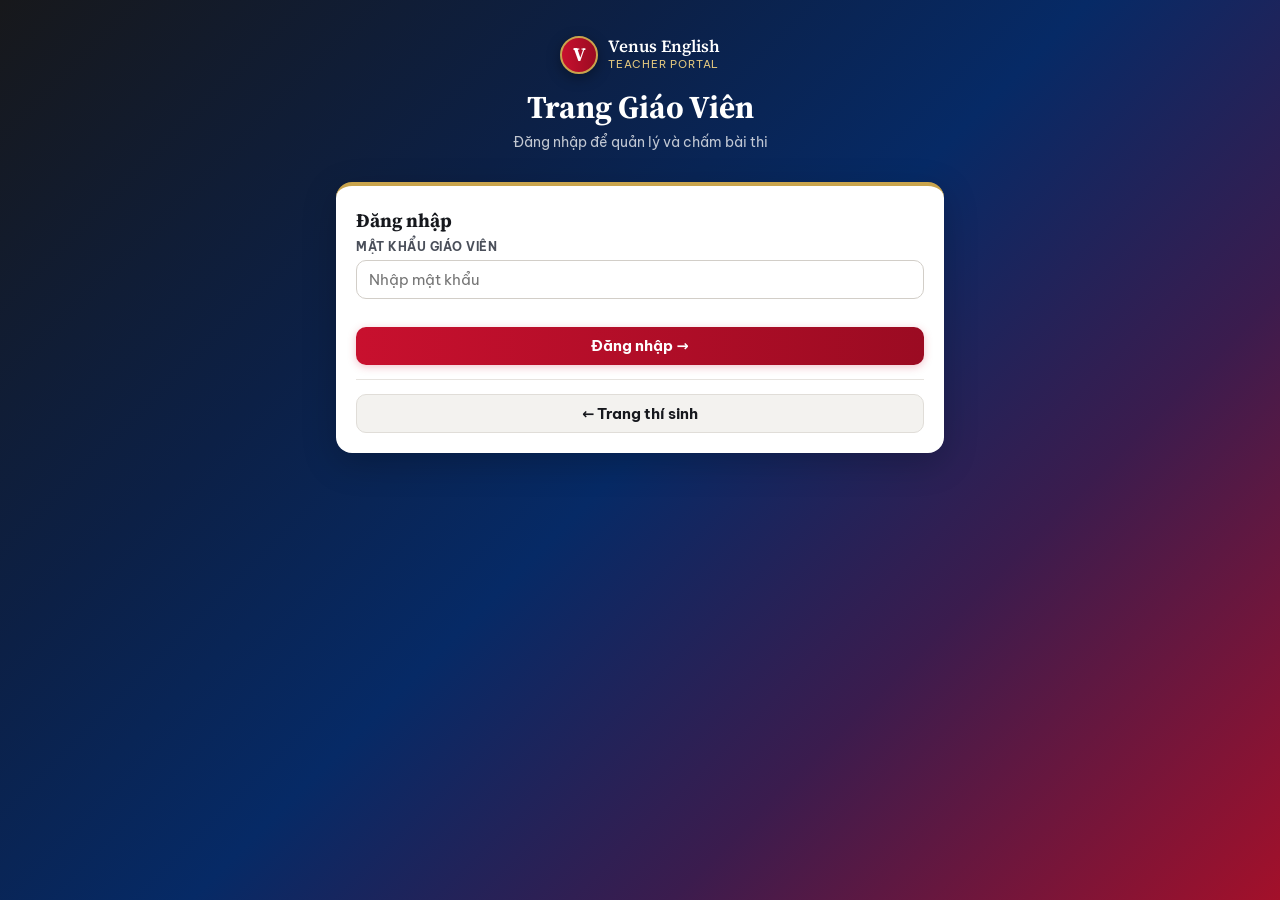
<file: teacher.html>
<!DOCTYPE html>
<html lang="vi">
<head>
<meta charset="UTF-8">
<meta name="viewport" content="width=device-width,initial-scale=1">
<title>Trang Giáo Viên — Venus English</title>
<link rel="preconnect" href="https://fonts.googleapis.com">
<link rel="preconnect" href="https://fonts.gstatic.com" crossorigin>
<link href="https://fonts.googleapis.com/css2?family=Be+Vietnam+Pro:ital,wght@0,400;0,500;0,600;0,700;0,800;1,400&family=Source+Serif+4:opsz,wght@8..60,600;8..60,700&display=swap" rel="stylesheet">
<link rel="stylesheet" href="assets/theme.css">
<script>
const GAS_URL = 'https://script.google.com/macros/s/AKfycbwwx6KoClB_kwvEOC4-5lQcQgh6J8n0xm1x3SI33EHxzhc5PXugKlrVsNSdUnDjZDVZ/exec';
const Session = {
  get: () => { try { return JSON.parse(sessionStorage.getItem('ve_user')||'null'); } catch(e){ return null; } },
  set: (d) => sessionStorage.setItem('ve_user', JSON.stringify(d)),
  clear: () => sessionStorage.removeItem('ve_user'),
  require: (to) => { var u=Session.get(); if(!u){location.href=(to||'login.html');return null;} return u; },
  tGet: () => sessionStorage.getItem('ve_teacher'),
  tSet: (p) => sessionStorage.setItem('ve_teacher', p),
  tClear: () => sessionStorage.removeItem('ve_teacher'),
  tRequire: () => { var p=sessionStorage.getItem('ve_teacher'); if(!p){location.href='teacher.html';return null;} return p; }
};
async function api(action, payload, msg) {
  payload=payload||{}; msg=msg||'Đang xử lý...';
  showLoading(true,msg);
  try {
    var r=await fetch(GAS_URL,{method:'POST',headers:{'Content-Type':'text/plain'},body:JSON.stringify(Object.assign({action:action},payload)),redirect:'follow'});
    return await r.json();
  } catch(e){return{ok:false,error:'Lỗi kết nối: '+e.message};}
  finally{showLoading(false);}
}
function showLoading(on,msg){var el=document.getElementById('ov');if(!el)return;document.getElementById('ovMsg').textContent=msg||'Đang xử lý...';el.style.display=on?'flex':'none';}
function showErr(id,msg){var el=document.getElementById(id);if(!el)return;el.textContent=msg;el.style.display='block';}
function hideErr(id){var el=document.getElementById(id);if(el)el.style.display='none';}
function daysLeft(dl){if(!dl)return 0;var a=dl.split('/');return Math.ceil((new Date(a[2],a[1]-1,a[0])-new Date())/86400000);}
</script>
</head>
<body>
<div id="ov" style="display:none"><div class="spinner"></div><p id="ovMsg">Đang tải...</p></div>

<!-- LOGIN VIEW -->
<div id="loginView">
  <div class="hero">
    <div class="hero-logo">
      <div class="hero-logo-mark">V</div>
      <div><div class="hero-logo-text">Venus English</div><div class="hero-logo-sub">Teacher Portal</div></div>
    </div>
    <h1>Trang Giáo Viên</h1>
    <p>Đăng nhập để quản lý và chấm bài thi</p>
  </div>
  <div class="wrap">
    <div class="card">
      <div class="card-title">Đăng nhập</div>
      <div class="field"><label>Mật khẩu giáo viên</label>
        <input type="password" id="pwd" placeholder="Nhập mật khẩu"></div>
      <div id="errTeacher" class="al-error" style="display:none"></div>
      <button class="btn btn-primary btn-full mt-16" onclick="doLogin()">Đăng nhập →</button>
      <div class="divider"></div>
      <a href="login.html" class="btn btn-ghost btn-full">← Trang thí sinh</a>
    </div>
  </div>
</div>

<!-- DASHBOARD VIEW -->
<div id="dashView" style="display:none">
  <nav class="nav">
    <div class="nav-brand"><div class="nav-brand-dot"></div>Venus English · GV</div>
    <div class="nav-r">
      <button class="btn btn-ghost btn-sm" onclick="doLogout()">Đăng xuất</button>
    </div>
  </nav>

  <!-- Tab buttons -->
  <div class="tab-bar">
    <button class="tab-btn active" id="tab-students" onclick="switchTab('students')">👥 Thí sinh</button>
    <button class="tab-btn" id="tab-questions" onclick="switchTab('questions')">📝 Câu hỏi & Đề bài</button>
  </div>

  <!-- TAB 1: Students -->
  <div id="tabStudents" class="wrap-lg">
    <div style="display:grid;grid-template-columns:repeat(auto-fit,minmax(130px,1fr));gap:10px;margin-bottom:16px;margin-top:16px" id="statsRow"></div>
    <div class="card" style="padding:14px 16px;margin-bottom:12px">
      <div style="display:flex;gap:10px;align-items:center;flex-wrap:wrap">
        <input type="text" id="srch" placeholder="🔍 Tìm tên / username..."
          style="flex:1;min-width:160px;padding:9px 12px;border:1.5px solid var(--border-md);border-radius:var(--r-sm);font-size:14px;font-family:var(--font);outline:none"
          oninput="filterTbl()">
        <select id="fStatus" onchange="filterTbl()"
          style="padding:9px 12px;border:1.5px solid var(--border-md);border-radius:var(--r-sm);font-size:14px;font-family:var(--font);outline:none">
          <option value="">Tất cả</option>
          <option value="done">Hoàn thành cả 4</option>
          <option value="partial">Đang làm</option>
          <option value="none">Chưa làm</option>
        </select>
        <button class="btn btn-ghost btn-sm" onclick="loadDash()">↻ Làm mới</button>
      </div>
    </div>
    <div class="card" style="overflow-x:auto;padding:0">
      <table class="tbl" id="studTbl">
        <thead><tr>
          <th>#</th><th>Họ tên</th><th>Username</th>
          <th>V&amp;G</th><th>Viết</th><th>Nghe</th><th>Nói</th>
          <th title="Số lần thoát: V&G / Viết / Nghe / Nói">Thoát bài</th>
          <th>Hạn</th><th>Feedback</th><th></th>
        </tr></thead>
        <tbody id="studBody"></tbody>
      </table>
      <div id="noData" style="display:none;text-align:center;padding:24px;color:var(--text-lt)">Không có dữ liệu</div>
    </div>
  </div>

  <!-- TAB 2: Questions & Topics -->
  <div id="tabQuestions" class="wrap-lg" style="display:none">

    <!-- Speaking Questions -->
    <div class="card" style="margin-top:16px">
      <div class="card-title">🎙️ Câu hỏi Speaking</div>
      <div class="card-sub">Thứ tự sẽ hiển thị cho thí sinh. Tích vào ô "Ẩn" để tạm thời bỏ câu đó.</div>
      <div id="sqList"></div>
      <div style="margin-top:14px;display:flex;gap:10px;flex-wrap:wrap">
        <button class="btn btn-outline btn-sm" onclick="addSQ()">+ Thêm câu hỏi</button>
        <button class="btn btn-primary btn-sm" onclick="saveSQ()">💾 Lưu câu hỏi Speaking</button>
      </div>
      <div id="sqMsg" style="display:none;margin-top:8px;font-size:13px;color:var(--green)"></div>
    </div>

    <!-- Writing Topics -->
    <div class="card">
      <div class="card-title">✍️ Đề bài Writing</div>
      <div class="card-sub">Thí sinh sẽ chọn 1 trong các đề này để viết bài.</div>
      <div id="wtList"></div>
      <div style="margin-top:14px;display:flex;gap:10px;flex-wrap:wrap">
        <button class="btn btn-outline btn-sm" onclick="addWT()">+ Thêm đề bài</button>
        <button class="btn btn-primary btn-sm" onclick="saveWT()">💾 Lưu đề bài Writing</button>
      </div>
      <div id="wtMsg" style="display:none;margin-top:8px;font-size:13px;color:var(--green)"></div>
    </div>

  </div>
</div>

<script>
var allStudents = [];
var tPwd = '';

// ── Tab CSS ──

function switchTab(name) {
  document.getElementById('tabStudents').style.display = name==='students' ? 'block' : 'none';
  document.getElementById('tabQuestions').style.display = name==='questions' ? 'block' : 'none';
  document.getElementById('tab-students').classList.toggle('active', name==='students');
  document.getElementById('tab-questions').classList.toggle('active', name==='questions');
  if (name==='questions') loadQuestionsTab();
}

// Auto-login from session
var saved = Session.tGet();
if (saved) { tPwd = saved; showDash(); }

document.getElementById('pwd').addEventListener('keydown', function(e){ if(e.key==='Enter') doLogin(); });

async function doLogin() {
  hideErr('errTeacher');
  var pwd = document.getElementById('pwd').value;
  var res = await api('teacherLogin', {password: pwd});
  if (!res.ok) {
    // Only a real mismatch is "wrong password"; show config/connection errors as they are.
    var e = res.error || '';
    showErr('errTeacher', /^Sai mat khau|Unauthorized/i.test(e) ? 'Sai mật khẩu.' : 'Không đăng nhập được: ' + e);
    return;
  }
  tPwd = pwd;
  Session.tSet(pwd);
  showDash();
}

function doLogout() {
  Session.tClear(); tPwd = '';
  document.getElementById('loginView').style.display='block';
  document.getElementById('dashView').style.display='none';
}

function showDash() {
  document.getElementById('loginView').style.display='none';
  document.getElementById('dashView').style.display='block';
  loadDash();
}

async function loadDash() {
  var res = await api('getStudentList', {password: tPwd});
  if (!res.ok) { doLogout(); return; }
  allStudents = res.students || [];

  // Load activity logs to compute exit counts per student per test
  var actRes = await api('getActivityLog', {password: tPwd, username: ''});
  var actLogs = (actRes.ok && actRes.logs) ? actRes.logs : [];

  // Build exit count map: {username: {vg:N, writing:N, listening:N, speaking:N}}
  var exitMap = {};
  actLogs.forEach(function(l) {
    if (l.action !== 'exit') return;
    if (!exitMap[l.username]) exitMap[l.username] = {vg:0,writing:0,listening:0,speaking:0};
    var t = l.testType || '';
    if (exitMap[l.username][t] !== undefined) exitMap[l.username][t]++;
  });

  // Attach to students
  allStudents.forEach(function(s) {
    s.exits = exitMap[s.username] || {vg:0,writing:0,listening:0,speaking:0};
  });

  var total = allStudents.length;
  var done4 = allStudents.filter(function(s){ return s.vgDone&&s.writingDone&&s.listeningDone&&s.speakingDone; }).length;
  var partial = allStudents.filter(function(s){ return (s.vgDone||s.writingDone||s.listeningDone||s.speakingDone)&&!(s.vgDone&&s.writingDone&&s.listeningDone&&s.speakingDone); }).length;
  var graded = allStudents.filter(function(s){ return s.feedbackSent; }).length;

  var statsData = [
    {lbl:'Tổng thí sinh', val:total, color:'var(--ink)'},
    {lbl:'Hoàn thành', val:done4, color:'var(--green)'},
    {lbl:'Đang làm', val:partial, color:'var(--gold)'},
    {lbl:'Đã xuất feedback', val:graded, color:'var(--ink)'},
  ];
  document.getElementById('statsRow').innerHTML = statsData.map(function(s){
    return '<div class="stat-card"><div class="stat-num" style="color:'+s.color+'">'+s.val+'</div><div class="stat-lbl">'+s.lbl+'</div></div>';
  }).join('');

  renderTbl(allStudents);
}

function filterTbl() {
  var q = document.getElementById('srch').value.toLowerCase();
  var st = document.getElementById('fStatus').value;
  var list = allStudents.filter(function(s) {
    var mq = !q || s.fullName.toLowerCase().includes(q) || s.username.toLowerCase().includes(q);
    var ms = true;
    if (st==='done')    ms = s.vgDone&&s.writingDone&&s.listeningDone&&s.speakingDone;
    if (st==='partial') ms = (s.vgDone||s.writingDone||s.listeningDone||s.speakingDone)&&!(s.vgDone&&s.writingDone&&s.listeningDone&&s.speakingDone);
    if (st==='none')    ms = !s.vgDone&&!s.writingDone&&!s.listeningDone&&!s.speakingDone;
    return mq&&ms;
  });
  renderTbl(list);
}

function chip(done, score) {
  if (done) return '<span class="chip chip-done">'+(score||'✓')+'</span>';
  return '<span class="chip chip-none">—</span>';
}

function renderTbl(list) {
  var tbody = document.getElementById('studBody');
  var noData = document.getElementById('noData');
  if (!list.length) { tbody.innerHTML=''; noData.style.display='block'; return; }
  noData.style.display='none';
  tbody.innerHTML = list.map(function(s,i){
    var allDone = s.vgDone&&s.writingDone&&s.listeningDone&&s.speakingDone;
    var days = daysLeft(s.deadline);
    var dlCls = (days<=1&&!allDone) ? 'style="color:var(--red);font-weight:700"' : '';
    var ex = s.exits || {vg:0,writing:0,listening:0,speaking:0};
    var exitCell = '<span style="font-size:11px;color:var(--text-lt)">'
      + (ex.vg>0?'<span style="color:var(--red);font-weight:700" title="V&G thoát '+ex.vg+' lần">VG:'+ex.vg+'</span>':'VG:0')
      + ' / '+(ex.writing>0?'<span style="color:var(--red);font-weight:700" title="Viết thoát '+ex.writing+' lần">W:'+ex.writing+'</span>':'W:0')
      + ' / '+(ex.listening>0?'<span style="color:var(--red);font-weight:700" title="Nghe thoát '+ex.listening+' lần">L:'+ex.listening+'</span>':'L:0')
      + ' / '+(ex.speaking>0?'<span style="color:var(--red);font-weight:700" title="Nói thoát '+ex.speaking+' lần">S:'+ex.speaking+'</span>':'S:0')
      + '</span>';
    return '<tr>'
      +'<td class="txt-sm" style="color:var(--text-lt)">'+(i+1)+'</td>'
      +'<td style="font-weight:600">'+s.fullName+'</td>'
      +'<td><code style="font-size:11px;color:var(--ink)">'+s.username+'</code></td>'
      +'<td>'+chip(s.vgDone, s.vgScore?s.vgScore+'/50':undefined)+'</td>'
      +'<td>'+chip(s.writingDone, s.writingBand)+'</td>'
      +'<td>'+chip(s.listeningDone, s.listeningScore?s.listeningScore+'/24':undefined)+'</td>'
      +'<td>'+chip(s.speakingDone)+'</td>'
      +'<td>'+exitCell+'</td>'
      +'<td style="white-space:nowrap"><span class="txt-sm" '+dlCls+'>'+s.deadline+'</span>'
      +' <button class="btn-edit-dl" data-u="'+s.username+'" data-dl="'+s.deadline+'" style="border:none;background:none;cursor:pointer;font-size:13px;padding:0 3px;vertical-align:middle" title="Sửa deadline">✏️</button></td>'
      +'<td>'+(s.feedbackSent?'<span class="chip chip-done">Đã gửi</span>':'<span class="chip chip-none">Chưa</span>')+'</td>'
      +'<td style="white-space:nowrap;display:flex;gap:4px">'
      +'<a href="teacher-detail.html?u='+encodeURIComponent(s.username)+'" class="btn btn-outline btn-sm">Xem →</a>'
      +(allDone?'<button onclick="exportDoc(\''+encodeURIComponent(s.username)+'\')" class="btn btn-sm" style="background:var(--gold);color:#2A1E05;border:none;white-space:nowrap" title="Xem & xuất Phiếu nhận xét">📄 Doc</button>':'')
      +'</td>'
      +'</tr>';
  }).join('');
}

// ════════════════════════════════════════
// EDIT DEADLINE
// ════════════════════════════════════════
// Delegated handler for edit-deadline buttons
document.addEventListener('click', function(e) {
  var btn = e.target.closest('.btn-edit-dl');
  if (!btn) return;
  editDeadline(btn.dataset.u, btn.dataset.dl);
});

function editDeadline(username, currentDl) {
  var newDl = prompt(
    'Sửa hạn nộp bài cho: ' + username +
    '\nHiện tại: ' + (currentDl || 'chưa có') +
    '\n\nNhập deadline mới (dd/MM/yyyy):', currentDl || '');
  if (!newDl) return;
  newDl = newDl.trim();
  if (!/^\d{2}\/\d{2}\/\d{4}$/.test(newDl)) {
    alert('Định dạng không đúng. Vui lòng nhập dạng dd/MM/yyyy\nVí dụ: 15/08/2026');
    return;
  }
  api('updateDeadline', {password: tPwd, username: username, deadline: newDl})
    .then(function(res) {
      if (res.ok) { toast('✅ Đã cập nhật deadline cho ' + username); loadDash(); }
      else alert('Lỗi: ' + res.error);
    });
}

// The report (analysis + AI writing feedback + template formatting) is built on
// the detail page, so the quick "Doc" button opens it with the export preview.
function exportDoc(usernameEncoded) {
  location.href = 'teacher-detail.html?u=' + usernameEncoded + '&export=1';
}

// ════════════════════════════════════════
// QUESTIONS & TOPICS MANAGEMENT
// ════════════════════════════════════════
var sqData = [];  // Speaking questions
var wtData = [];  // Writing topics

async function loadQuestionsTab() {
  // Load Speaking Questions
  var sqRes = await api('getQuestions', {});
  if (sqRes.ok) {
    sqData = sqRes.questions || [];
  } else {
    sqData = [];
  }
  renderSQ();

  // Load Writing Topics
  var wtRes = await api('getTopics', {});
  if (wtRes.ok) {
    wtData = wtRes.topics || [];
  } else {
    wtData = [];
  }
  renderWT();
}

// ── SPEAKING QUESTIONS ──
function renderSQ() {
  var html = '';
  sqData.forEach(function(q, i) {
    html += '<div style="display:flex;gap:10px;align-items:flex-start;margin-bottom:10px;padding:12px;background:var(--cream);border-radius:var(--r-sm)">'
      + '<span style="font-weight:700;color:var(--ink);min-width:22px;margin-top:10px">'+(i+1)+'.</span>'
      + '<textarea id="sq_'+i+'" style="flex:1;padding:9px 12px;border:1.5px solid var(--border-md);border-radius:var(--r-sm);font-family:var(--font);font-size:15px;resize:vertical;min-height:70px;outline:none">'+q.question+'</textarea>'
      + '<div style="display:flex;flex-direction:column;gap:6px;align-items:center;padding-top:6px">'
      + '<label style="font-size:11px;color:var(--text-lt);cursor:pointer"><input type="checkbox" id="sqActive_'+i+'"'+(q.active!==false?' checked':'')+'> Hiện</label>'
      + '<button class="btn btn-ghost btn-sm" onclick="removeSQ('+i+')" style="padding:4px 10px;font-size:12px;color:var(--red)">✕</button>'
      + '</div>'
      + '</div>';
  });
  document.getElementById('sqList').innerHTML = html || '<p style="color:var(--text-lt);font-size:14px">Chưa có câu hỏi. Nhấn "+ Thêm" để thêm.</p>';
}

function addSQ() {
  sqData.push({question:'', active:true});
  renderSQ();
  var lastTextarea = document.querySelector('#sq_'+(sqData.length-1));
  if (lastTextarea) lastTextarea.focus();
}

function removeSQ(i) {
  sqData.splice(i, 1);
  renderSQ();
}

async function saveSQ() {
  // Collect from DOM
  var questions = [];
  sqData.forEach(function(q, i) {
    var ta = document.getElementById('sq_'+i);
    var cb = document.getElementById('sqActive_'+i);
    if (ta && ta.value.trim()) {
      questions.push({question: ta.value.trim(), active: cb ? cb.checked : true});
    }
  });
  if (questions.length === 0) { alert('Vui lòng thêm ít nhất 1 câu hỏi.'); return; }
  var res = await api('saveQuestions', {password: tPwd, questions: questions});
  var msg = document.getElementById('sqMsg');
  if (res.ok) {
    msg.textContent = '✅ Đã lưu ' + questions.length + ' câu hỏi Speaking!';
    msg.style.display = 'block';
    sqData = questions;
    setTimeout(function(){ msg.style.display='none'; }, 3000);
  } else {
    alert('Lỗi: ' + res.error);
  }
}

// ── WRITING TOPICS ──
function renderWT() {
  var html = '';
  wtData.forEach(function(t, i) {
    html += '<div style="background:var(--cream);border-radius:var(--r-sm);padding:14px;margin-bottom:12px">'
      + '<div style="display:flex;justify-content:space-between;align-items:center;margin-bottom:8px">'
      + '<strong style="color:var(--ink);font-size:14px">Đề '+(i+1)+'</strong>'
      + '<div style="display:flex;gap:10px;align-items:center">'
      + '<label style="font-size:12px;color:var(--text-lt);cursor:pointer"><input type="checkbox" id="wtActive_'+i+'"'+(t.active!==false?' checked':'')+'> Hiện</label>'
      + '<button class="btn btn-ghost btn-sm" onclick="removeWT('+i+')" style="padding:4px 10px;font-size:12px;color:var(--red)">✕ Xóa</button>'
      + '</div></div>'
      + '<div class="field" style="margin-bottom:8px"><label style="font-size:11px">Tên đề bài</label>'
      + '<input type="text" id="wtTitle_'+i+'" value="'+t.title.replace(/"/g,'&quot;')+'" style="width:100%;padding:8px 10px;border:1.5px solid var(--border-md);border-radius:var(--r-sm);font-size:14px;font-family:var(--font);outline:none"></div>'
      + '<div class="field" style="margin:0"><label style="font-size:11px">Mô tả / Yêu cầu đề bài</label>'
      + '<textarea id="wtDesc_'+i+'" style="width:100%;padding:8px 10px;border:1.5px solid var(--border-md);border-radius:var(--r-sm);font-size:13px;font-family:var(--font);resize:vertical;min-height:80px;outline:none">'+t.description+'</textarea>'
      + '</div></div>';
  });
  document.getElementById('wtList').innerHTML = html || '<p style="color:var(--text-lt);font-size:14px">Chưa có đề bài. Nhấn "+ Thêm" để thêm.</p>';
}

function addWT() {
  wtData.push({title:'', description:'', active:true});
  renderWT();
  document.querySelector('#wtTitle_'+(wtData.length-1)).focus();
}

function removeWT(i) {
  wtData.splice(i, 1);
  renderWT();
}

async function saveWT() {
  var topics = [];
  wtData.forEach(function(t, i) {
    var title = (document.getElementById('wtTitle_'+i)||{}).value||'';
    var desc  = (document.getElementById('wtDesc_'+i)||{}).value||'';
    var cb    = document.getElementById('wtActive_'+i);
    if (title.trim()) {
      topics.push({title:title.trim(), description:desc.trim(), active:cb?cb.checked:true});
    }
  });
  if (topics.length === 0) { alert('Vui lòng thêm ít nhất 1 đề bài.'); return; }
  var res = await api('saveTopics', {password: tPwd, topics: topics});
  var msg = document.getElementById('wtMsg');
  if (res.ok) {
    msg.textContent = '✅ Đã lưu ' + topics.length + ' đề bài Writing!';
    msg.style.display = 'block';
    wtData = topics;
    setTimeout(function(){ msg.style.display='none'; }, 3000);
  } else {
    alert('Lỗi: ' + res.error);
  }
}
</script>
</body>
</html>
</file>
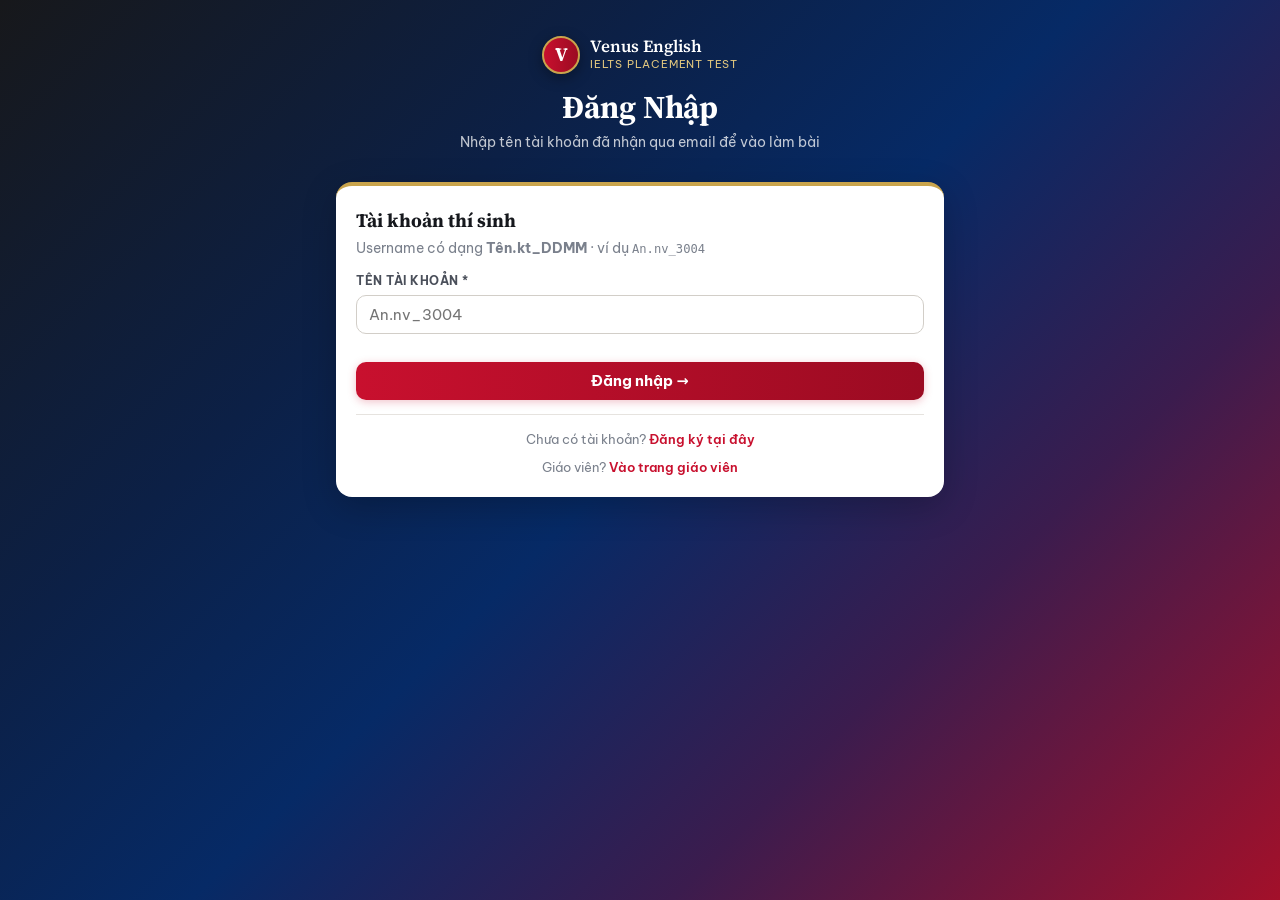
<file: test-listening.html>
<!DOCTYPE html>
<html lang="vi">
<head>
<meta charset="UTF-8">
<meta name="viewport" content="width=device-width,initial-scale=1">
<title>Kỹ Năng Nghe — Venus English</title>
<link rel="preconnect" href="https://fonts.googleapis.com">
<link rel="preconnect" href="https://fonts.gstatic.com" crossorigin>
<link href="https://fonts.googleapis.com/css2?family=Be+Vietnam+Pro:ital,wght@0,400;0,500;0,600;0,700;0,800;1,400&family=Source+Serif+4:opsz,wght@8..60,600;8..60,700&display=swap" rel="stylesheet">
<link rel="stylesheet" href="assets/theme.css">
<style>
.test-layout{display:grid;grid-template-columns:220px 1fr;gap:0;min-height:calc(100vh - 56px);}
@media(max-width:700px){.test-layout{grid-template-columns:1fr;}.nav-panel{display:none;}.nav-panel.mobile-show{display:block;}}
.listen-qgrid{display:grid;grid-template-columns:1fr 1fr;gap:18px;}
@media(max-width:820px){.listen-qgrid{grid-template-columns:1fr;}}
.nav-panel{background:var(--white);border-right:1px solid var(--border);padding:16px 12px;position:sticky;top:56px;height:calc(100vh - 56px);overflow-y:auto;}
.nav-panel-title{font-size:11px;font-weight:700;text-transform:uppercase;letter-spacing:.8px;color:var(--text-lt);margin-bottom:12px;padding-bottom:8px;border-bottom:1px solid var(--border);}
.q-nav-grid{display:grid;grid-template-columns:repeat(4,1fr);gap:5px;margin-bottom:16px;}
.q-nav-btn{aspect-ratio:1;border:1.5px solid var(--border);border-radius:6px;font-size:12px;font-weight:600;background:var(--white);cursor:pointer;transition:all .15s;color:var(--text-md);display:flex;align-items:center;justify-content:center;}
.q-nav-btn:hover{border-color:var(--brand);color:var(--ink);background:var(--tint);}
.q-nav-btn.answered{background:var(--ink);border-color:var(--ink);color:var(--white);}
.q-nav-btn.current{border-color:var(--brand);background:var(--brand);color:var(--white);box-shadow:0 2px 8px rgba(6,54,114,.3);}
.nav-legend{font-size:11px;color:var(--text-lt);}
.legend-item{display:flex;align-items:center;gap:6px;margin-bottom:5px;}
.legend-dot{width:14px;height:14px;border-radius:3px;flex-shrink:0;}
.timer-box{background:var(--brand);border-radius:var(--r-sm);padding:10px 12px;text-align:center;margin-bottom:14px;}
.timer-label{font-size:10px;color:rgba(255,255,255,.65);text-transform:uppercase;letter-spacing:.5px;margin-bottom:2px;}
.timer-value{font-family:var(--serif);font-size:22px;font-weight:700;color:var(--white);letter-spacing:1px;}
.nav-progress{margin-bottom:14px;}
.nav-progress-bar{width:100%;height:5px;background:var(--border);border-radius:3px;overflow:hidden;margin-top:4px;}
.nav-progress-fill{height:100%;background:var(--ink);border-radius:3px;transition:width .3s;}
.nav-progress-txt{font-size:11px;color:var(--text-lt);display:flex;justify-content:space-between;margin-top:3px;}
.main-content{padding:24px 28px;max-width:1100px;width:100%;}
@media(max-width:700px){.main-content{padding:14px 12px;}}
.qblock-active{animation:slideIn .25s ease;}
@keyframes slideIn{from{opacity:0;transform:translateY(8px);}to{opacity:1;transform:translateY(0);}}
.q-nav-row{display:flex;justify-content:space-between;align-items:center;margin-top:20px;padding-top:16px;border-top:1px solid var(--border);gap:10px;}
.part-badge{display:inline-block;background:var(--brand);color:#fff;font-size:10px;font-weight:700;padding:3px 8px;border-radius:10px;letter-spacing:.5px;margin-bottom:8px;}
.mobile-nav-toggle{display:none;background:var(--brand);color:var(--white);border:none;border-radius:var(--r-sm);padding:8px 14px;font-size:13px;font-weight:600;cursor:pointer;font-family:var(--font);}
@media(max-width:700px){.mobile-nav-toggle{display:inline-flex;}}
</style>
<script>
const GAS_URL='https://script.google.com/macros/s/AKfycbwwx6KoClB_kwvEOC4-5lQcQgh6J8n0xm1x3SI33EHxzhc5PXugKlrVsNSdUnDjZDVZ/exec';
const Session={get:()=>{try{return JSON.parse(sessionStorage.getItem('ve_user')||'null');}catch(e){return null;}},set:(d)=>sessionStorage.setItem('ve_user',JSON.stringify(d)),clear:()=>sessionStorage.removeItem('ve_user'),require:(to)=>{var u=Session.get();if(!u){location.href=(to||'login.html');return null;}return u;},tGet:()=>sessionStorage.getItem('ve_teacher'),tSet:(p)=>sessionStorage.setItem('ve_teacher',p),tClear:()=>sessionStorage.removeItem('ve_teacher'),tRequire:()=>{var p=sessionStorage.getItem('ve_teacher');if(!p){location.href='teacher.html';return null;}return p;}};
async function api(action,payload,msg){payload=payload||{};msg=msg||'Đang xử lý...';showLoading(true,msg);try{var r=await fetch(GAS_URL,{method:'POST',headers:{'Content-Type':'text/plain'},body:JSON.stringify(Object.assign({action:action},payload)),redirect:'follow'});return await r.json();}catch(e){return{ok:false,error:'Lỗi kết nối: '+e.message};}finally{showLoading(false);}}
function showLoading(on,msg){var el=document.getElementById('ov');if(!el)return;document.getElementById('ovMsg').textContent=msg||'Đang xử lý...';el.style.display=on?'flex':'none';}
function showErr(id,msg){var el=document.getElementById(id);if(!el)return;el.textContent=msg;el.style.display='block';}
function hideErr(id){var el=document.getElementById(id);if(el)el.style.display='none';}
</script>
</head>
<body class="light">
<div id="ov" style="display:none"><div class="spinner"></div><p id="ovMsg">Đang nộp bài...</p></div>

<nav class="nav" style="position:sticky;top:0;z-index:200">
  <div style="display:flex;align-items:center;gap:10px">
    <button class="btn btn-ghost btn-sm" onclick="goBack()">← Thoát</button>
    <button class="mobile-nav-toggle" onclick="toggleMobileNav()">☰ Số câu</button>
  </div>
  <div class="nav-brand"><div class="nav-brand-dot"></div>Kỹ Năng Nghe</div>
  <div class="nav-r"><span class="txt-sm" id="cnt" style="min-width:50px;text-align:right">0 / 24</span></div>
</nav>

<div class="test-layout">
  <!-- LEFT NAV -->
  <div class="nav-panel" id="navPanel">
    <div class="timer-box"><div class="timer-label">Thời gian</div><div class="timer-value" id="timerVal">00:00</div></div>
    <div class="nav-progress">
      <div class="nav-progress-txt"><span>Đã trả lời</span><span id="navPrgTxt">0 / 24</span></div>
      <div class="nav-progress-bar"><div class="nav-progress-fill" id="navPrgFill" style="width:0%"></div></div>
    </div>
    <div class="nav-panel-title">Câu hỏi</div>
    <div class="q-nav-grid" id="qNavGrid"></div>
    <div class="nav-legend">
      <div class="legend-item"><div class="legend-dot" style="background:var(--ink)"></div><span>Đã trả lời</span></div>
      <div class="legend-item"><div class="legend-dot" style="background:var(--brand)"></div><span>Câu hiện tại</span></div>
      <div class="legend-item"><div class="legend-dot" style="background:var(--white);border:1.5px solid var(--border)"></div><span>Chưa trả lời</span></div>
    </div>
    <button class="btn btn-primary btn-full" style="margin-top:16px" onclick="submitListening()">Nộp bài →</button>
  </div>

  <!-- RIGHT CONTENT -->
  <div class="main-content">
    <div class="alert al-warn show" style="margin-bottom:16px">
      🎧 Nghe từng đoạn audio rồi trả lời câu hỏi. Mỗi đoạn có thể nghe lại tối đa 3 lần. Kết quả không hiển thị ngay — giáo viên tổng hợp sau.
    </div>
    <div id="questionArea"></div>
    <div class="q-nav-row">
      <button class="btn btn-ghost" id="btnPrev" onclick="goPrev()">← Câu trước</button>
      <span class="txt-sm" id="qPositionTxt" style="color:var(--text-lt)">Câu 1 / 24</span>
      <button class="btn btn-primary btn-sm" id="btnNext" onclick="goNext()">Câu sau →</button>
    </div>
    <div id="submitErr" class="al-error" style="display:none;margin-top:16px"></div>
  </div>
</div>

<script>var user = Session.require();
if (!user) { location.href = 'login.html'; }
else if (user && user.listeningDone) { location.href = 'dashboard.html'; }

var answers = {};
var plays = {};
var currentQ = 1;
var totalQ = 24;
var timerSec = 0;
var timerInterval = null;
var pageHidden = false;
var tabHiddenAt = 0;
var AUDIO = {1:'audio/part1.mp3',2:'audio/part2.mp3',3:'audio/part3.mp3',4:'audio/part4.mp3',5:'audio/part5.mp3',6:'audio/part6.mp3'};
var ALL_QS = [];
var PARTS = [
  {p:1,lbl:'Part 1 — Câu 1–4',qs:[
  {n:1,q:"Where is the woman from?",o:["a. Australia","b. Croatia","c. Germany","d. Russia"]},
  {n:2,q:"She says you can travel from Croatia to Germany in two hours by ________.",o:["a. bus","b. train","c. car","d. plane"]},
  {n:3,q:"What does the man think?",o:["a. His geography is very good","b. He doesn't know enough about geography","c. The woman is from Germany","d. Croatia is part of Germany"]},
  {n:4,q:"What does the woman think of the man's mistake?",o:["a. It's stupid","b. It's very serious","c. It's funny","d. It's not serious"]},
  ]},
  {p:2,lbl:'Part 2 — Câu 5–8',qs:[
  {n:5,q:"What are they looking at?",o:["a. a newspaper","b. an email","c. a story in a book","d. a picture or a photo"]},
  {n:6,q:"Who is the person they're looking at?",o:["a. the woman's father's older brother","b. the man's mother's older brother","c. the man's father's younger brother","d. the man's father's older brother"]},
  {n:7,q:"The woman thinks the man's uncle _________.",o:["a. looks kind","b. is handsome","c. is kind","d. looks unfriendly"]},
  {n:8,q:"Why doesn't the man see his uncle very much?",o:["a. His uncle's wife and his dad don't get along","b. His uncle lives too far away","c. His uncle and his dad don't have a good relationship","d. His mum and his uncle don't have a good relationship"]},
  ]},
  {p:3,lbl:'Part 3 — Câu 9–12',qs:[
  {n:9,q:"Where is this conversation taking place?",o:["a. a bar","b. a restaurant","c. a supermarket","d. someone's house"]},
  {n:10,q:"What problem does the man mention?",o:["a. They only serve fish","b. There isn't any more salmon","c. It's very busy today","d. They don't sell salmon"]},
  {n:11,q:"When the man tells the woman she can't have salmon, she is _________.",o:["a. a little disappointed","b. very angry","c. a bit sad","d. quite irritated"]},
  {n:12,q:"What does the man do?",o:["a. He tells the woman he'll choose for her","b. He suggests a similar dish","c. He apologises many times","d. He tries to sell a more expensive dish"]},
  ]},
  {p:4,lbl:'Part 4 — Câu 13–16',qs:[
  {n:13,q:"The woman _________.",o:["a. is very late","b. is on time","c. is a bit late","d. is early"]},
  {n:14,q:"The woman _________.",o:["a. doesn't feel well","b. doesn't want to go anywhere","c. doesn't know where to go","d. doesn't want to walk far"]},
  {n:15,q:"Why is the man surprised?",o:["a. The woman is so late","b. The woman has been to the place before","c. The woman doesn't know where the place is","d. The woman is wearing such unsuitable shoes"]},
  {n:16,q:"Which is true about the woman?",o:["a. She would have gone if her friend hadn't come","b. She would have gone if her friend had come","c. She went there last week","d. She wishes her friend were with her now"]},
  ]},
  {p:5,lbl:'Part 5 — Câu 17–20',qs:[
  {n:17,q:"Where are the speakers?",o:["a. a shop","b. a restaurant","c. the woman's house","d. a cinema"]},
  {n:18,q:"What does the woman do?",o:["a. She rudely refuses a refund","b. She politely refuses a refund","c. She considers giving a refund","d. She agrees to give a refund"]},
  {n:19,q:"Why is the product now ruined?",o:["a. He dropped it","b. He didn't look after it properly","c. The product was low quality","d. The product was faulty"]},
  {n:20,q:"What does the man do?",o:["a. He complains he was not given instructions","b. He blames the woman","c. He accepts the woman's decision","d. He does not accept the woman's decision"]},
  ]},
  {p:6,lbl:'Part 6 — Câu 21–24',qs:[
  {n:21,q:"How does the woman feel?",o:["a. appalled","b. anxious","c. scared","d. surprised"]},
  {n:22,q:"How does the man act?",o:["a. dismissively","b. sympathetically","c. flirtatiously","d. reassuringly"]},
  {n:23,q:"Which is true of the person they're talking about?",o:["a. She has forgotten many important things before","b. She never usually forgets things","c. She often forgets things","d. She doesn't have a mobile phone"]},
  {n:24,q:"What does the man decide to do?",o:["a. call from the woman's mobile","b. send her an email","c. call from a different telephone","d. call from his mobile phone"]},
  ]},
  ]

if (user && !user.listeningDone) {
  PARTS.forEach(function(pt){ pt.qs.forEach(function(q){ q.part = pt.p; ALL_QS.push(q); }); });
  api('trackActivity', {username:user.username, testType:'listening', action:'enter', note:'Start session'});
  buildNavGrid();
  showQuestion(1);
  startTimer();
}

function startTimer() {
  timerInterval = setInterval(function() {
    timerSec++;
    var m = Math.floor(timerSec/60), s = timerSec%60;
    document.getElementById('timerVal').textContent = String(m).padStart(2,'0')+':'+String(s).padStart(2,'0');
  }, 1000);
}

// ── BUILD NAV GRID ──
function buildNavGrid() {
  var grid = document.getElementById('qNavGrid');
  grid.innerHTML = '';
  ALL_QS.forEach(function(q) {
    var btn = document.createElement('button');
    btn.className = 'q-nav-btn' + (q.n === currentQ ? ' current' : '');
    btn.textContent = q.n;
    btn.id = 'navbtn' + q.n;
    btn.title = 'Part ' + q.part;
    (function(n){ btn.onclick = function(){ goToQuestion(n); }; })(q.n);
    grid.appendChild(btn);
  });
}

// ── SHOW QUESTION ──
function showQuestion(n) {
  currentQ = n;
  var q = ALL_QS.find(function(x){ return x.n===n; });
  if (!q) return;
  var pt = PARTS.find(function(p){ return p.p===q.part; });
  var area = document.getElementById('questionArea');
  // Render the full part (audio + all 4 questions)
  var playCount = plays[q.part]||0;
  var playsLeft = Math.max(0,4-playCount);
  var isLocked = playCount >= 4;

  var html = '<div class="qblock qblock-active" style="padding:24px 28px">'
    + '<div class="audio-wrap" style="margin-bottom:20px">'
    + '<div style="display:flex;justify-content:space-between;align-items:center;flex-wrap:wrap;gap:8px">'
    + '<div><div class="audio-label">'+pt.lbl+'</div>'
    + '<div style="font-size:12px;color:rgba(255,255,255,.7)">Câu '+pt.qs[0].n+'–'+pt.qs[pt.qs.length-1].n+'</div></div>'
    + '<span style="font-size:12px;font-weight:600;'+(isLocked?'color:#fca5a5':'color:rgba(255,255,255,.85)')+'" id="playsLeft_'+q.part+'">'
    + (isLocked?'🔒 Đã hết lượt — bị khóa':'Còn '+playsLeft+' lần') + '</span>'
    + '</div>'
    + '<audio controls id="aud'+q.part+'" src="'+AUDIO[q.part]+'" onplay="trackPlay('+q.part+')" style="width:100%;margin-top:8px;height:36px'+(isLocked?';opacity:.4;pointer-events:none':'')+'" preload="none"></audio>'
    + '</div>'
    + '<div class="listen-qgrid">'
    + pt.qs.map(function(pq){
        var sel = answers[pq.n]||null;
        return '<div class="qblock" id="qb'+pq.n+'" style="margin-bottom:0">'
          +'<div class="q-num">Câu '+pq.n+'</div>'
          +'<div class="q-text" id="qtxt'+pq.n+'">'+pq.q+'</div>'
          +'<div class="q-opts">'
          +pq.o.map(function(opt,i){
            var l=['a','b','c','d'][i];
            var isSel=sel===l;
            return '<label class="q-opt'+(isSel?' on':'')+'" id="qo'+pq.n+'_'+l+'">'
              +'<input type="radio" name="q'+pq.n+'" value="'+l+'"'+(isSel?' checked':'')
              +' onchange="pick('+pq.n+',\''+l+'\')">'
              +' '+opt+'</label>';
          }).join('')+'</div></div>';
      }).join('')
    + '</div></div>';

  area.innerHTML = html;

  // Update nav buttons
  document.querySelectorAll('.q-nav-btn').forEach(function(b,i) {
    var qn = ALL_QS[i].n;
    b.classList.remove('current','answered');
    if (qn===n) b.classList.add('current');
    else if (answers[qn]) b.classList.add('answered');
  });

  document.getElementById('qPositionTxt').textContent = 'Câu '+n+' / '+totalQ;
  document.getElementById('btnPrev').disabled = (n<=1);
  document.getElementById('btnNext').textContent = n<totalQ?'Câu sau →':'Xem lại & Nộp';
  window.scrollTo(0,56);
  setTimeout(function(){ protectAllQuestions(); }, 150);
}

function goToQuestion(n) { if(n>=1&&n<=totalQ) showQuestion(n); }
function goNext() {
  if(currentQ<totalQ){goToQuestion(currentQ+1);return;}
  var una=ALL_QS.map(function(q){return q.n;}).filter(function(n){return!answers[n];});
  if(una.length>0){
    document.getElementById('submitErr').textContent='Còn '+una.length+' câu chưa trả lời.';
    document.getElementById('submitErr').style.display='block';
    una.forEach(function(n){var b=document.getElementById('navbtn'+n);if(b)b.style.background='#fef3c7';});
    goToQuestion(una[0]);
  }else{submitListening();}
}
function goPrev(){if(currentQ>1)goToQuestion(currentQ-1);}

function trackPlay(p) {
  plays[p]=(plays[p]||0)+1;
  var left=Math.max(0,3-plays[p]);
  var el=document.getElementById('playsLeft_'+p);
  if(el)el.textContent=left>0?'Còn nghe '+left+' lần':'🔒 Đã hết lượt nghe — bị khóa';
}

function pick(n,l) {
  answers[n]=l;
  ['a','b','c','d'].forEach(function(x){
    var el=document.getElementById('qo'+n+'_'+x);
    if(el)el.classList.toggle('on',x===l);
  });
  var btn=document.getElementById('navbtn'+n);
  if(btn){btn.style.background='';btn.classList.remove('current');btn.classList.add('answered');}
  document.querySelectorAll('.q-nav-btn').forEach(function(b,i){if(ALL_QS[i].n===currentQ)b.classList.add('current');});
  updateProgress();
}

function updateProgress() {
  var cnt=Object.keys(answers).length;
  document.getElementById('cnt').textContent=cnt+' / 24';
  document.getElementById('navPrgTxt').textContent=cnt+' / 24';
  document.getElementById('navPrgFill').style.width=(cnt/24*100)+'%';
}

async function submitListening() {
  var una=ALL_QS.map(function(q){return q.n;}).filter(function(n){return!answers[n];});
  var errEl=document.getElementById('submitErr');
  if(una.length>0){
    errEl.textContent='Còn '+una.length+' câu chưa trả lời. Vui lòng trả lời đủ.';
    errEl.style.display='block';
    una.forEach(function(n){var b=document.getElementById('navbtn'+n);if(b)b.style.background='#fef3c7';});
    goToQuestion(una[0]); return;
  }
  errEl.style.display='none';
  clearInterval(timerInterval);
  var res=await api('submitListening',{username:user.username,answers:answers});
  if(!res.ok){errEl.textContent=res.error;errEl.style.display='block';return;}
  user.listeningDone=true; Session.set(user);
  location.href='done.html?test=listening';
}

// ── EXIT TRACKING ──
function goBack() {
  var confirmed=confirm('Bạn có chắc muốn thoát?\n\n⚠️ Giáo viên sẽ ghi nhận bạn đã thoát khỏi bài thi này.\nHành động này sẽ được ghi lại trong hệ thống.\n\nNhấn OK để thoát, Cancel để tiếp tục làm bài.');
  if(confirmed){
    clearInterval(timerInterval);
    api('trackActivity',{username:user.username,testType:'listening',action:'exit',
      note:'Thoat sau '+timerSec+'giay, da lam '+Object.keys(answers).length+'/24 cau'});
    setTimeout(function(){location.href='dashboard.html';},200);
  }
}

var tabHiddenAt = 0;
document.addEventListener('visibilitychange',function(){
  if(document.hidden){
    pageHidden=true;
    tabHiddenAt=Date.now();
    if(timerInterval) clearInterval(timerInterval);
    api('trackActivity',{username:user.username,testType:'listening',action:'tab_hidden',note:'Chuyen tab luc '+timerSec+'giay'});
  }else if(pageHidden){
    pageHidden=false;
    var awaySec=Math.round((Date.now()-tabHiddenAt)/1000);
    api('trackActivity',{username:user.username,testType:'listening',action:'tab_returned',note:'Quay lai sau '+awaySec+'giay roi khoi tab'});
    if(typeof startTimer==='function') startTimer();
    showTabWarning();
  }
});

function showTabWarning(){
  var ov=document.createElement('div');
  ov.id='tabWarnOverlay';
  ov.style.cssText='position:fixed;inset:0;background:rgba(155,11,34,.96);z-index:99999;display:flex;flex-direction:column;align-items:center;justify-content:center;color:#fff;text-align:center;padding:32px;font-family:var(--font);';
  ov.innerHTML='<div style="font-size:48px;margin-bottom:16px">⚠️</div>'
    +'<h2 style="font-family:var(--serif);font-size:24px;margin-bottom:12px">Bạn vừa chuyển tab!</h2>'
    +'<p style="font-size:16px;max-width:480px;line-height:1.6;margin-bottom:24px">Hành động này đã được ghi nhận và sẽ thông báo cho giáo viên biết. Vui lòng tiếp tục làm bài và không rời khỏi trang trong lúc thi.</p>'
    +'<button id="tabWarnClose" style="background:#fff;color:#dc2626;border:none;padding:12px 32px;border-radius:8px;font-weight:700;font-size:15px;cursor:pointer">Tôi đã hiểu, tiếp tục làm bài</button>';
  document.body.appendChild(ov);
  document.getElementById('tabWarnClose').onclick=function(){ov.remove();};
}

document.addEventListener('contextmenu',function(e){e.preventDefault();return false;});
document.addEventListener('keydown',function(e){
  if(e.ctrlKey&&(e.key==='c'||e.key==='C'||e.key==='u'||e.key==='U'||e.key==='s'||e.key==='S')){e.preventDefault();return false;}
  if(e.key==='F12'){e.preventDefault();return false;}
  if(e.ctrlKey&&e.shiftKey&&(e.key==='I'||e.key==='i'||e.key==='J'||e.key==='j'||e.key==='C'||e.key==='c')){e.preventDefault();return false;}
});

window.addEventListener('beforeunload',function(e){
  if(!user.listeningDone){e.preventDefault();e.returnValue='Bạn có chắc muốn thoát?';return e.returnValue;}
});

function toggleMobileNav(){document.getElementById('navPanel').classList.toggle('mobile-show');}
</script>
<script>


// ═══════════════════════════════════════
// CANVAS QUESTION RENDERER
// Renders question text as PNG image — blocks copy/translate/select
// ═══════════════════════════════════════
function renderQuestionAsImage(text, maxWidth) {
  maxWidth = maxWidth || 600;
  var dpr = window.devicePixelRatio || 1;
  var fontSize = 17;
  var lineHeight = fontSize * 1.6;
  var padding = 0;
  var fontFace = '500 ' + fontSize + 'px "Be Vietnam Pro", system-ui, sans-serif';

  // Measure and wrap text
  var canvas = document.createElement('canvas');
  var ctx = canvas.getContext('2d');
  ctx.font = fontFace;

  function wrapText(txt, maxW) {
    var words = txt.split(' ');
    var lines = [];
    var current = '';
    words.forEach(function(w) {
      var test = current ? current + ' ' + w : w;
      if (ctx.measureText(test).width > maxW && current) {
        lines.push(current);
        current = w;
      } else {
        current = test;
      }
    });
    if (current) lines.push(current);
    return lines;
  }

  var usableWidth = maxWidth - padding * 2;
  var lines = wrapText(text, usableWidth);
  var h = lines.length * lineHeight + padding * 2;

  canvas.width = maxWidth * dpr;
  canvas.height = h * dpr;
  canvas.style.width = maxWidth + 'px';
  canvas.style.height = h + 'px';
  ctx.scale(dpr, dpr);

  // Background transparent
  ctx.clearRect(0, 0, maxWidth, h);

  // Text
  ctx.font = fontFace;
  ctx.fillStyle = '#16181D';
  ctx.textBaseline = 'top';
  lines.forEach(function(line, i) {
    ctx.fillText(line, padding, padding + i * lineHeight);
  });

  var img = new Image();
  img.src = canvas.toDataURL('image/png');
  img.style.display = 'block';
  img.style.userSelect = 'none';
  img.style.webkitUserSelect = 'none';
  img.style.pointerEvents = 'none';
  img.style.maxWidth = '100%';
  img.draggable = false;
  return img;
}

function renderOptionAsImage(text, maxWidth) {
  maxWidth = maxWidth || 560;
  var dpr = window.devicePixelRatio || 1;
  var fontSize = 16;
  var lineHeight = fontSize * 1.55;
  var fontFace = fontSize + 'px "Be Vietnam Pro", system-ui, sans-serif';

  var canvas = document.createElement('canvas');
  var ctx = canvas.getContext('2d');
  ctx.font = fontFace;

  function wrapText(txt, maxW) {
    var words = txt.split(' ');
    var lines = []; var current = '';
    words.forEach(function(w) {
      var test = current ? current + ' ' + w : w;
      if (ctx.measureText(test).width > maxW && current) { lines.push(current); current = w; }
      else { current = test; }
    });
    if (current) lines.push(current);
    return lines;
  }

  var lines = wrapText(text, maxWidth);
  var h = lines.length * lineHeight + 4;
  canvas.width = maxWidth * dpr;
  canvas.height = h * dpr;
  canvas.style.width = maxWidth + 'px';
  canvas.style.height = h + 'px';
  ctx.scale(dpr, dpr);
  ctx.clearRect(0, 0, maxWidth, h);
  ctx.font = fontFace;
  ctx.fillStyle = '#4A4F5A';
  ctx.textBaseline = 'top';
  lines.forEach(function(line, i) { ctx.fillText(line, 0, 2 + i * lineHeight); });

  var img = new Image();
  img.src = canvas.toDataURL('image/png');
  img.style.display = 'block';
  img.style.userSelect = 'none';
  img.style.webkitUserSelect = 'none';
  img.style.pointerEvents = 'none';
  img.style.maxWidth = '100%';
  img.draggable = false;
  return img;
}

// Apply to all .q-text and .q-opt label text
function protectAllQuestions() {
  var container = document.getElementById('qs') || document.getElementById('parts');
  if (!container) return;
  var maxW = Math.min(container.offsetWidth - 32, 620);

  // Replace q-text content with canvas image
  container.querySelectorAll('.q-text').forEach(function(el) {
    var txt = el.textContent.trim();
    if (!txt) return;
    el.innerHTML = '';
    el.appendChild(renderQuestionAsImage(txt, maxW));
  });

  // Replace option text (keep radio input, replace text node)
  container.querySelectorAll('.q-opt').forEach(function(label) {
    var input = label.querySelector('input');
    var txt = label.textContent.trim();
    if (!txt || !input) return;
    label.innerHTML = '';
    label.appendChild(input);
    label.appendChild(renderOptionAsImage(txt, maxW - 32));
    label.style.alignItems = 'center';
    label.style.gap = '10px';
  });
}

// Anti-copy/translate measures
document.addEventListener('contextmenu', function(e) { e.preventDefault(); });
document.addEventListener('selectstart', function(e) {
  // Allow selecting form inputs
  if (e.target.tagName === 'INPUT' || e.target.tagName === 'TEXTAREA') return;
  e.preventDefault();
});
document.addEventListener('copy', function(e) { e.preventDefault(); });
document.addEventListener('keydown', function(e) {
  // Block Ctrl+A, Ctrl+C, Ctrl+U (view source)
  if (e.ctrlKey && (e.key==='a'||e.key==='c'||e.key==='u'||e.key==='s')) e.preventDefault();
  // Block F12
  if (e.key==='F12') e.preventDefault();
});

// Call after questions are rendered
window.addEventListener('load', function() {
  setTimeout(protectAllQuestions, 100);
});

</script>
</body>
</html>
</file>
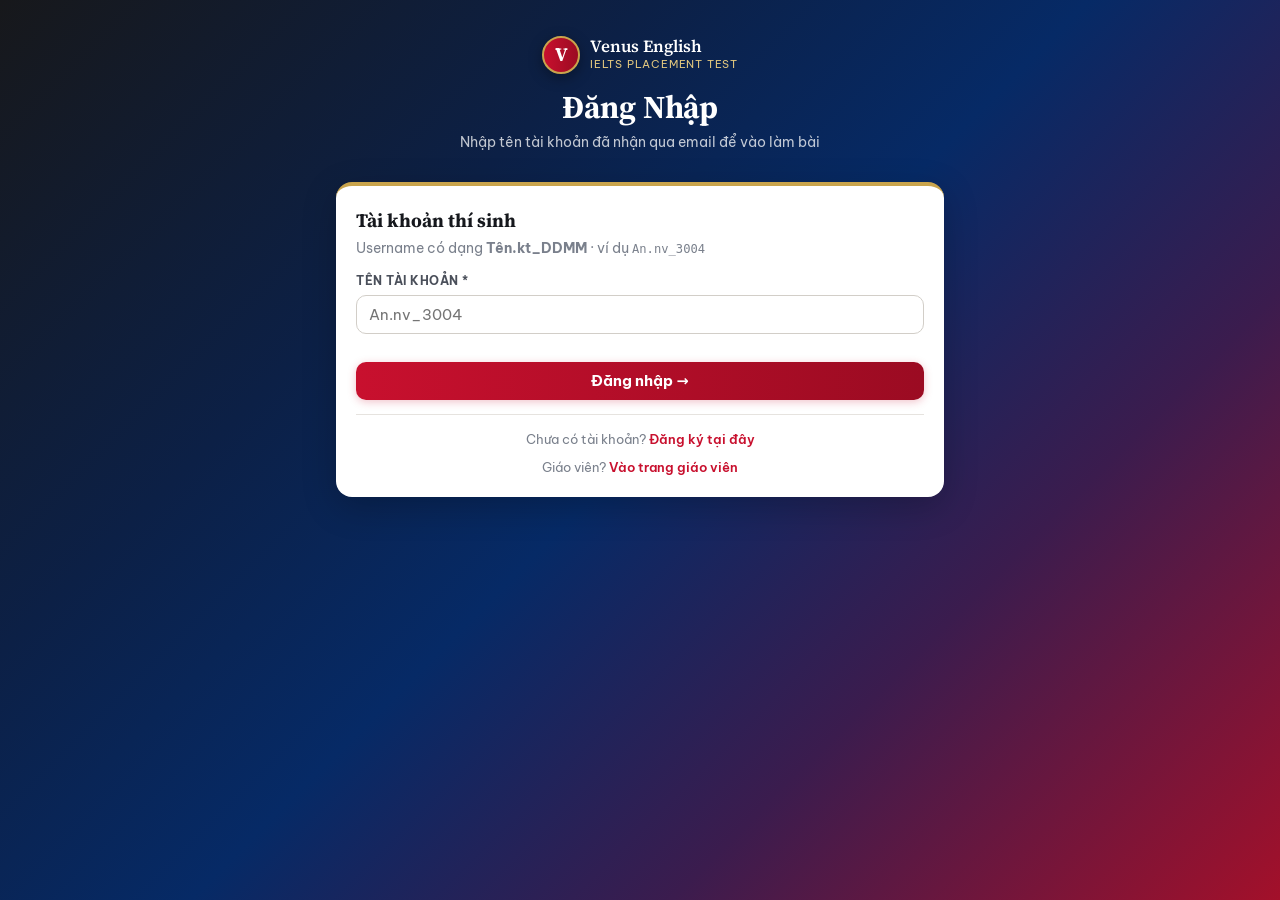
<file: test-speaking.html>
<!DOCTYPE html>
<html lang="vi">
<head>
<meta charset="UTF-8">
<meta name="viewport" content="width=device-width,initial-scale=1">
<title>Kỹ Năng Nói — Venus English</title>
<link rel="preconnect" href="https://fonts.googleapis.com">
<link rel="preconnect" href="https://fonts.gstatic.com" crossorigin>
<link href="https://fonts.googleapis.com/css2?family=Be+Vietnam+Pro:ital,wght@0,400;0,500;0,600;0,700;0,800;1,400&family=Source+Serif+4:opsz,wght@8..60,600;8..60,700&display=swap" rel="stylesheet">
<link rel="stylesheet" href="assets/theme.css">
<style>
/* Speaking specific */
.speak-page { min-height:100vh; display:flex; flex-direction:column; }
.q-center-card {
  flex:1; display:flex; flex-direction:column; align-items:center; justify-content:center;
  padding:32px 16px; max-width:800px; margin:0 auto; width:100%;
}
.q-big-text {
  font-family:var(--serif);
  font-size:clamp(18px,2.6vw,26px);
  line-height:1.5;
  text-align:center;
  color:var(--ink);
  font-weight:700;
  margin-bottom:32px;
}
.prep-ring {
  width:120px; height:120px;
  border-radius:50%;
  background:var(--brand);
  display:flex; flex-direction:column;
  align-items:center; justify-content:center;
  margin:0 auto 24px;
  box-shadow:0 8px 32px rgba(6,54,114,.25);
  transition:background .3s;
}
.prep-ring.warn { background:#dc2626; animation:ringPulse 1s infinite; }
.prep-ring.recording { background:#dc2626; }
@keyframes ringPulse {
  0%,100%{box-shadow:0 0 0 0 rgba(220,38,38,.4);}
  50%{box-shadow:0 0 0 20px rgba(220,38,38,0);}
}
.prep-num { font-family:var(--serif); font-size:40px; font-weight:700; color:#fff; line-height:1; }
.prep-lbl { font-size:11px; color:rgba(255,255,255,.7); text-transform:uppercase; letter-spacing:1px; margin-top:4px; }
.q-counter-dots { display:flex; gap:8px; justify-content:center; margin-bottom:20px; }
.qdot { width:10px; height:10px; border-radius:50%; background:var(--border); transition:all .3s; }
.qdot.done { background:var(--ink); }
.qdot.current { background:var(--brand); transform:scale(1.3); }
.spacebar-hint {
  font-size:14px; color:var(--text-lt);
  display:flex; align-items:center; gap:10px; justify-content:center; margin-top:20px;
}
.key-badge {
  background:var(--cream-dark); border:2px solid var(--border-md);
  border-radius:6px; padding:4px 12px; font-size:13px; font-weight:700;
  color:var(--text-md); box-shadow:0 2px 0 var(--border-md);
}
.overlay-warn {
  position:fixed; inset:0; background:rgba(155,11,34,.94);
  display:flex; flex-direction:column; align-items:center; justify-content:center;
  z-index:999; color:#fff; text-align:center; padding:32px;
  animation:fadeInWarn .3s ease;
}
@keyframes fadeInWarn{from{opacity:0;transform:scale(.95);}to{opacity:1;transform:scale(1);}}
.overlay-warn h2{font-family:var(--serif);font-size:28px;margin-bottom:12px;}
.overlay-warn p{font-size:16px;opacity:.85;margin-bottom:20px;}
.overlay-countdown{font-size:48px;font-weight:700;font-family:var(--serif);margin-bottom:16px;}
.rec-wave { display:flex; gap:4px; align-items:center; justify-content:center; height:40px; }
.rec-wave span {
  display:block; width:4px; background:#dc2626; border-radius:2px;
  animation:wave .8s ease-in-out infinite;
}
.rec-wave span:nth-child(2){animation-delay:.1s;}
.rec-wave span:nth-child(3){animation-delay:.2s;}
.rec-wave span:nth-child(4){animation-delay:.3s;}
.rec-wave span:nth-child(5){animation-delay:.4s;}
@keyframes wave{0%,100%{height:6px;}50%{height:32px;}}
</style>
<script>
const GAS_URL='https://script.google.com/macros/s/AKfycbwwx6KoClB_kwvEOC4-5lQcQgh6J8n0xm1x3SI33EHxzhc5PXugKlrVsNSdUnDjZDVZ/exec';
const Session={get:()=>{try{return JSON.parse(sessionStorage.getItem('ve_user')||'null');}catch(e){return null;}},set:(d)=>sessionStorage.setItem('ve_user',JSON.stringify(d)),clear:()=>sessionStorage.removeItem('ve_user'),require:(to)=>{var u=Session.get();if(!u){location.href=(to||'login.html');return null;}return u;},tGet:()=>sessionStorage.getItem('ve_teacher'),tSet:(p)=>sessionStorage.setItem('ve_teacher',p),tClear:()=>sessionStorage.removeItem('ve_teacher'),tRequire:()=>{var p=sessionStorage.getItem('ve_teacher');if(!p){location.href='teacher.html';return null;}return p;}};
async function api(action,payload,msg){payload=payload||{};msg=msg||'Đang xử lý...';showLoading(true,msg);try{var r=await fetch(GAS_URL,{method:'POST',headers:{'Content-Type':'text/plain'},body:JSON.stringify(Object.assign({action:action},payload)),redirect:'follow'});return await r.json();}catch(e){return{ok:false,error:'Lỗi kết nối: '+e.message};}finally{showLoading(false);}}
function showLoading(on,msg){var el=document.getElementById('ov');if(!el)return;document.getElementById('ovMsg').textContent=msg||'Đang xử lý...';el.style.display=on?'flex':'none';}
function showErr(id,msg){var el=document.getElementById(id);if(!el)return;el.textContent=msg;el.style.display='block';}
function hideErr(id){var el=document.getElementById(id);if(el)el.style.display='none';}
</script>
</head>
<body class="light">
<div id="ov" style="display:none"><div class="spinner"></div><p id="ovMsg">Đang tải lên...</p></div>

<!-- Warn overlay (hidden) -->
<div class="overlay-warn" id="warnOverlay" style="display:none">
  <h2>⏱️ Hết thời gian chuẩn bị!</h2>
  <p>Nhấn <strong>SPACEBAR</strong> để bắt đầu ghi âm trả lời câu hỏi.</p>
  <div class="overlay-countdown" id="warnCount">8</div>
  <p style="font-size:13px;opacity:.7">Nếu không phản hồi, câu hỏi sẽ được bỏ qua tự động.</p>
</div>

<nav class="nav" style="position:sticky;top:0;z-index:200">
  <button class="btn btn-ghost btn-sm" onclick="goBack()">← Thoát</button>
  <div class="nav-brand"><div class="nav-brand-dot"></div>Kỹ Năng Nói</div>
  <div class="nav-r">
    <span class="txt-sm" id="navStatus">Chuẩn bị</span>
  </div>
</nav>

<div class="speak-page">

  <!-- PHASE 0: Instructions -->
  <div class="q-center-card" id="ph0">
    <div style="text-align:center;max-width:600px">
      <div style="font-size:48px;margin-bottom:16px">🎙️</div>
      <h2 style="font-family:var(--serif);color:var(--ink);font-size:24px;margin-bottom:12px">Phần thi Kỹ Năng Nói</h2>
      <div class="alert al-info show" style="text-align:left;margin-bottom:20px">
        <ul style="padding-left:16px;line-height:2;margin:0">
          <li><strong>5 câu hỏi</strong> — mỗi câu hiện to ở giữa màn hình</li>
          <li><strong>Đọc kỹ câu hỏi</strong> trong 30 giây chuẩn bị</li>
          <li>Khi sẵn sàng, nhấn <span class="key-badge">SPACE</span> để bắt đầu ghi âm</li>
          <li>Trả lời xong, nhấn <span class="key-badge">SPACE</span> lần nữa để chuyển câu tiếp theo</li>
          <li>Ghi âm <strong>liên tục</strong> cho tất cả 5 câu, không dừng giữa chừng</li>
        </ul>
      </div>
      <div class="q-counter-dots" id="dotsPrev">
        <div class="qdot"></div><div class="qdot"></div><div class="qdot"></div><div class="qdot"></div><div class="qdot"></div>
      </div>
      <button class="btn btn-primary" id="startBtn" style="font-size:16px;padding:14px 40px" onclick="startSpeaking()" disabled>⏳ Đang tải câu hỏi...</button>
    </div>
  </div>

  <!-- PHASE 1: Per-question prep + record -->
  <div class="q-center-card" id="ph1" style="display:none">
    <!-- Dots -->
    <div class="q-counter-dots" id="dotsRow"></div>

    <!-- Big question display -->
    <div style="width:100%;max-width:680px;background:linear-gradient(135deg,var(--brand-dk),var(--brand));border-radius:20px;padding:clamp(20px,4vw,34px) clamp(16px,4vw,38px);text-align:center;margin-bottom:28px;box-shadow:var(--sh-lg)">
      <div style="font-size:11px;letter-spacing:3px;text-transform:uppercase;color:var(--gold-lt);margin-bottom:12px" id="qLabel">Câu 1 / 5</div>
      <div class="q-big-text" id="qText" style="color:#fff;margin:0"></div>
    </div>

    <!-- Prep timer ring -->
    <div class="prep-ring" id="prepRing">
      <div class="prep-num" id="prepNum">30</div>
      <div class="prep-lbl" id="prepLbl">giây</div>
    </div>

    <div id="statusText" style="font-size:15px;color:var(--text-md);text-align:center;margin-bottom:20px">Chuẩn bị câu trả lời của bạn...</div>

    <!-- Recording wave (hidden until recording) -->
    <div class="rec-wave" id="recWave" style="display:none">
      <span style="height:6px"></span><span style="height:6px"></span><span style="height:6px"></span><span style="height:6px"></span><span style="height:6px"></span>
    </div>

    <div class="spacebar-hint" id="spaceHint">
      Nhấn <span class="key-badge">SPACE</span> để bắt đầu ghi âm
    </div>

    <div id="recTimer" style="font-family:var(--serif);font-size:22px;font-weight:700;color:var(--ink);display:none;text-align:center;margin-top:8px">00:00</div>
  </div>

  <!-- PHASE 2: Done / uploading -->
  <div class="q-center-card" id="ph2" style="display:none">
    <div style="text-align:center">
      <div style="font-size:64px;margin-bottom:16px">✅</div>
      <h2 style="font-family:var(--serif);color:var(--ink);font-size:22px;margin-bottom:8px">Đã ghi âm xong!</h2>
      <p class="txt-sm" style="margin-bottom:20px">Kiểm tra lại nếu cần, sau đó nộp bài.</p>
      <audio id="playbackAudio" controls style="width:100%;max-width:400px;margin-bottom:20px"></audio>
      <div style="display:flex;gap:12px;justify-content:center;flex-wrap:wrap">
        <button class="btn btn-ghost" onclick="restartAll()">↺ Ghi âm lại</button>
        <button class="btn btn-primary" onclick="submitSpeaking()">Nộp bài →</button>
      </div>
      <div id="errRec" class="al-error" style="display:none;margin-top:12px"></div>
    </div>
  </div>

</div><!-- /speak-page -->

<script>var user = Session.require();
if (!user) { location.href = 'login.html'; }
else if (user && user.speakingDone) { location.href = 'dashboard.html'; }

// ─── Variables declared globally so functions can access them ───
var QS = [];
var currentQIdx = -1;
var STATE = 'idle';
var prepTimer = null;
var recTimer = null;
var warnTimer = null;
var prepSec = 30;
var recSec = 0;
var recorder = null;
var chunks = [];
var recordedBlob = null;
var spaceActive = false;
var pageHidden = false;
var tabHiddenAt = 0;

// ─── Init (only run if logged in) ───
if (user) {
  api('trackActivity', {username:user.username, testType:'speaking', action:'enter', note:'Start'});
  loadQuestions();
}

async function loadQuestions() {
  var res = await api('getQuestions', {});
  if (res.ok && res.questions && res.questions.length > 0) {
    QS = res.questions.map(function(q){ return q.question; });
    // Update instruction dot count
    var dots = document.getElementById('dotsPrev');
    if (dots) dots.innerHTML = QS.map(function(){return '<div class="qdot"></div>';}).join('');
    // Show start button
    document.getElementById('startBtn').disabled = false;
    document.getElementById('startBtn').textContent = 'Bắt đầu →';
  } else {
    // Fallback: default questions
    QS = [
      "Talk about yourself: your name, where you are from, what you do, and your hobbies.",
      "Describe your hometown. What do you like or dislike about it?",
      "Talk about a subject you enjoyed studying at school and explain why.",
      "Describe a person who has been important in your life and explain why.",
      "Talk about something you enjoy doing in your free time. How often and why?"
    ];
    document.getElementById('startBtn').disabled = false;
    document.getElementById('startBtn').textContent = 'Bắt đầu →';
  }
}
loadQuestions();

document.addEventListener('visibilitychange', function() {
  if (document.hidden) {
    pageHidden = true;
    tabHiddenAt = Date.now();
    // Tạm dừng prep/record timer nếu đang chạy
    if (typeof prepTimer !== 'undefined' && prepTimer) clearInterval(prepTimer);
    if (typeof recTimer !== 'undefined' && recTimer) clearInterval(recTimer);
    api('trackActivity', {username:user.username, testType:'speaking', action:'tab_hidden', note:'Chuyen tab luc cau '+(currentQIdx+1)});
  } else if (pageHidden) {
    pageHidden = false;
    var awaySec = Math.round((Date.now()-tabHiddenAt)/1000);
    api('trackActivity', {username:user.username, testType:'speaking', action:'tab_returned', note:'Quay lai sau '+awaySec+'giay roi khoi tab'});
    showTabWarning();
  }
});

function showTabWarning() {
  var ov = document.createElement('div');
  ov.id = 'tabWarnOverlay';
  ov.style.cssText = 'position:fixed;inset:0;background:rgba(155,11,34,.96);z-index:99999;display:flex;flex-direction:column;align-items:center;justify-content:center;color:#fff;text-align:center;padding:32px;font-family:var(--font);';
  ov.innerHTML = '<div style="font-size:48px;margin-bottom:16px">⚠️</div>'
    + '<h2 style="font-family:var(--serif);font-size:24px;margin-bottom:12px">Bạn vừa chuyển tab!</h2>'
    + '<p style="font-size:16px;max-width:480px;line-height:1.6;margin-bottom:24px">Hành động này đã được ghi nhận và sẽ thông báo cho giáo viên biết. Vui lòng tiếp tục làm bài và không rời khỏi trang trong lúc thi.</p>'
    + '<button id="tabWarnClose" style="background:#fff;color:#dc2626;border:none;padding:12px 32px;border-radius:8px;font-weight:700;font-size:15px;cursor:pointer">Tôi đã hiểu, tiếp tục làm bài</button>';
  document.body.appendChild(ov);
  document.getElementById('tabWarnClose').onclick = function() { ov.remove(); };
}

document.addEventListener('contextmenu', function(e) { e.preventDefault(); return false; });
document.addEventListener('keydown', function(e) {
  if (e.ctrlKey && (e.key==='c'||e.key==='C'||e.key==='u'||e.key==='U'||e.key==='s'||e.key==='S')) { e.preventDefault(); return false; }
  if (e.key === 'F12') { e.preventDefault(); return false; }
  if (e.ctrlKey && e.shiftKey && (e.key==='I'||e.key==='i'||e.key==='J'||e.key==='j'||e.key==='C'||e.key==='c')) { e.preventDefault(); return false; }
});

function showPhase(id) {
  ['ph0','ph1','ph2'].forEach(function(p){
    document.getElementById(p).style.display = (p===id?'flex':'none');
  });
}

function renderSpeakingQuestionAsImage(text) {
  var container = document.getElementById('qText');
  container.innerHTML = '';
  var parentWidth = container.parentElement.offsetWidth;
  var maxWidth = Math.min((parentWidth > 0 ? parentWidth - 60 : 600), 600);
  if (maxWidth <= 0) maxWidth = 560; // fallback nếu chưa layout kịp
  var dpr = window.devicePixelRatio || 1;
  var fontSize = 24;
  var lineHeight = fontSize * 1.5;
  var fontFace = '700 ' + fontSize + 'px "Source Serif 4", Georgia, serif';

  var canvas = document.createElement('canvas');
  var ctx = canvas.getContext('2d');
  ctx.font = fontFace;

  function wrapText(txt, maxW) {
    var words = txt.split(' ');
    var lines = []; var current = '';
    words.forEach(function(w) {
      var test = current ? current + ' ' + w : w;
      if (ctx.measureText(test).width > maxW && current) { lines.push(current); current = w; }
      else { current = test; }
    });
    if (current) lines.push(current);
    return lines;
  }

  var lines = wrapText(text, maxWidth);
  var h = lines.length * lineHeight + 4;
  canvas.width = maxWidth * dpr;
  canvas.height = h * dpr;
  canvas.style.width = maxWidth + 'px';
  canvas.style.height = h + 'px';
  ctx.scale(dpr, dpr);
  ctx.clearRect(0,0,maxWidth,h);
  ctx.font = fontFace;
  ctx.fillStyle = '#ffffff';
  ctx.textAlign = 'center';
  ctx.textBaseline = 'top';
  lines.forEach(function(line,i){ ctx.fillText(line, maxWidth/2, 2+i*lineHeight); });

  var img = new Image();
  img.src = canvas.toDataURL('image/png');
  img.style.cssText = 'display:block;margin:0 auto;user-select:none;-webkit-user-select:none;pointer-events:none;max-width:100%;';
  img.draggable = false;
  container.appendChild(img);
}

function updateDots(current) {
  var rows = ['dotsRow','dotsPrev'];
  rows.forEach(function(id) {
    var el = document.getElementById(id);
    if (!el) return;
    el.innerHTML = QS.map(function(_,i){
      var cls = i < current ? 'qdot done' : i === current ? 'qdot current' : 'qdot';
      return '<div class="'+cls+'"></div>';
    }).join('');
  });
}

// ── PHASE 0 → 1 ──
function startSpeaking() {
  showPhase('ph1');
  setTimeout(function() { nextQuestion(); }, 50);
}

function nextQuestion() {
  currentQIdx++;
  if (currentQIdx >= QS.length) {
    // All done
    finishRecording();
    return;
  }

  STATE = 'prep';
  document.getElementById('qLabel').textContent = 'Câu '+(currentQIdx+1)+' / '+QS.length;
  renderSpeakingQuestionAsImage(QS[currentQIdx]);
  document.getElementById('navStatus').textContent = 'Câu '+(currentQIdx+1)+'/'+QS.length;
  updateDots(currentQIdx);

  // Reset UI
  document.getElementById('prepRing').classList.remove('warn','recording');
  document.getElementById('statusText').textContent = 'Chuẩn bị câu trả lời của bạn...';
  document.getElementById('statusText').style.color = 'var(--text-md)';
  document.getElementById('recWave').style.display = 'none';
  document.getElementById('spaceHint').style.display = 'flex';
  document.getElementById('spaceHint').innerHTML = '🔒 Đọc câu hỏi trong 30 giây — Spacebar sẽ mở sau khi hết giờ';
  document.getElementById('recTimer').style.display = 'none';

  // Start 30s prep countdown
  clearInterval(prepTimer);
  prepSec = 30;
  document.getElementById('prepNum').textContent = prepSec;
  document.getElementById('prepLbl').textContent = 'giây';

  prepTimer = setInterval(function() {
    prepSec--;
    document.getElementById('prepNum').textContent = prepSec;
    if (prepSec <= 10) document.getElementById('prepRing').classList.add('warn');
    if (prepSec <= 5 && prepSec > 0) {
      // Update hint to show spacebar will be active soon
      var hint = document.getElementById('spaceHint');
      if(hint && STATE==='prep') hint.innerHTML = 'Còn <strong>'+prepSec+'s</strong>... rồi nhấn <span class="key-badge">SPACE</span>';
    }
    if (prepSec <= 0) {
      clearInterval(prepTimer);
      prepSec = 0;
      // Now unlock spacebar — update hint
      var hint = document.getElementById('spaceHint');
      if(hint) hint.innerHTML = '🎙 Nhấn <span class="key-badge">SPACE</span> để bắt đầu ghi âm ngay!';
      if (STATE === 'prep') showWarnOverlay();
    }
  }, 1000);
}

// ── WARN OVERLAY ──
function showWarnOverlay() {
  document.getElementById('warnOverlay').style.display = 'flex';
  var warnSec = 8;
  document.getElementById('warnCount').textContent = warnSec;
  warnTimer = setInterval(function() {
    warnSec--;
    document.getElementById('warnCount').textContent = warnSec;
    if (warnSec <= 0) {
      clearInterval(warnTimer);
      hideWarnOverlay();
      // Skip this question
      if (STATE === 'prep') nextQuestion();
    }
  }, 1000);
}

function hideWarnOverlay() {
  document.getElementById('warnOverlay').style.display = 'none';
  clearInterval(warnTimer);
}

// ── SPACEBAR HANDLER ── (locked during 30s prep countdown)
document.addEventListener('keydown', function(e) {
  if (e.code !== 'Space') return;
  if (e.target.tagName === 'INPUT' || e.target.tagName === 'TEXTAREA') return;
  e.preventDefault();
  if (document.getElementById('ph1').style.display === 'none') return;

  // During prep time (prepSec > 0): LOCKED — show hint, do not start recording
  if (STATE === 'prep' && prepSec > 0) {
    var hint = document.getElementById('spaceHint');
    if (hint) {
      hint.innerHTML = '<span style="color:#dc2626;font-weight:700">⏳ Vui lòng đọc câu hỏi trong ' + prepSec + ' giây còn lại trước khi ghi âm</span>';
      setTimeout(function(){
        if(STATE==='prep') hint.innerHTML = 'Nhấn <span class="key-badge">SPACE</span> để bắt đầu ghi âm khi hết giờ chuẩn bị';
      }, 2000);
    }
    return;  // ← locked
  }

  // After prep done (prepSec === 0) or warn overlay showing: allow
  hideWarnOverlay();

  if (STATE === 'prep') {
    // prepSec === 0 and prep timer already cleared by showWarnOverlay path
    clearInterval(prepTimer);
    startRecordingQ();
  } else if (STATE === 'recording') {
    stopRecordingQ();
  }
});

// ── START RECORDING ──
async function startRecordingQ() {
  if (STATE === 'recording') return;

  // First question starts recorder; subsequent continue same recorder
  if (!recorder || recorder.state === 'inactive') {
    try {
      var stream = await navigator.mediaDevices.getUserMedia({audio:true});
      var mime = MediaRecorder.isTypeSupported('audio/webm') ? 'audio/webm' : 'audio/ogg';
      recorder = new MediaRecorder(stream, {mimeType:mime});
      recorder.ondataavailable = function(e){ if(e.data.size>0)chunks.push(e.data); };
      recorder.onstop = function() {
        recordedBlob = new Blob(chunks, {type:recorder.mimeType});
        document.getElementById('playbackAudio').src = URL.createObjectURL(recordedBlob);
      };
      recorder.start(500);
    } catch(e) {
      showErr('errRec', 'Lỗi microphone: '+e.message);
      return;
    }
  } else if (recorder.state === 'paused') {
    recorder.resume();
  }

  STATE = 'recording';
  document.getElementById('prepRing').classList.remove('warn');
  document.getElementById('prepRing').classList.add('recording');
  document.getElementById('prepNum').textContent = '●';
  document.getElementById('prepLbl').textContent = 'REC';
  document.getElementById('statusText').textContent = 'Đang ghi âm — trả lời câu hỏi của bạn';
  document.getElementById('statusText').style.color = 'var(--red)';
  document.getElementById('recWave').style.display = 'flex';
  document.getElementById('spaceHint').innerHTML = 'Nhấn <span class="key-badge">SPACE</span> để kết thúc câu này';
  document.getElementById('recTimer').style.display = 'block';

  recSec = 0;
  clearInterval(recTimer);
  recTimer = setInterval(function(){
    recSec++;
    var m=String(Math.floor(recSec/60)).padStart(2,'0');
    var s=String(recSec%60).padStart(2,'0');
    document.getElementById('recTimer').textContent=m+':'+s;
  },1000);
}

// ── STOP RECORDING THIS Q (pause and move to next) ──
function stopRecordingQ() {
  if (STATE !== 'recording') return;
  STATE = 'transitioning';
  clearInterval(recTimer);

  // Pause recorder (keeps stream alive for next question)
  if (recorder && recorder.state === 'recording') {
    recorder.pause();
  }

  // Brief visual feedback then next
  document.getElementById('statusText').textContent = '✓ Câu '+(currentQIdx+1)+' xong!';
  document.getElementById('statusText').style.color = 'var(--green)';
  document.getElementById('recWave').style.display = 'none';
  document.getElementById('prepRing').classList.remove('recording');

  setTimeout(function(){
    nextQuestion();
  }, 600);
}

// ── FINISH ALL QUESTIONS ──
function finishRecording() {
  STATE = 'done';
  clearInterval(recTimer);
  if (recorder && recorder.state !== 'inactive') {
    recorder.stop();
    if (recorder.stream) recorder.stream.getTracks().forEach(function(t){t.stop();});
  }
  showPhase('ph2');
  document.getElementById('navStatus').textContent = 'Xong';
}

// ── SUBMIT ──
async function submitSpeaking() {
  if (!recordedBlob) {showErr('errRec','Chưa có file ghi âm.'); return;}
  var reader = new FileReader();
  reader.onloadend = async function() {
    var b64 = reader.result.split(',')[1];
    var ext = recordedBlob.type.includes('ogg')?'ogg':'webm';
    var res = await api('uploadSpeaking', {
      username:user.username, fullName:user.fullName,
      audioBase64:b64, mimeType:recordedBlob.type, ext:ext
    }, 'Đang tải lên Drive...');
    if (!res.ok) {showErr('errRec', res.error); return;}
    user.speakingDone = true; Session.set(user);
    location.href = 'done.html?test=speaking';
  };
  reader.readAsDataURL(recordedBlob);
}

function restartAll() {
  if (!confirm('Xóa toàn bộ bài ghi âm và làm lại từ đầu?')) return;
  chunks = []; recordedBlob = null; currentQIdx = -1;
  STATE = 'idle'; recorder = null;
  clearInterval(prepTimer); clearInterval(recTimer); clearInterval(warnTimer);
  showPhase('ph0');
}

function goBack() {
  if(!confirm('Thoát khỏi phần thi Nói?\n⚠️ Giáo viên sẽ ghi nhận bạn đã thoát.')) return;
  api('trackActivity',{username:user.username,testType:'speaking',action:'exit',note:'Exit'});
  location.href='dashboard.html';
}

function showErr(id,msg){var el=document.getElementById(id);if(el){el.textContent=msg;el.style.display='block';}}
</script>
</body>
</html>
</file>
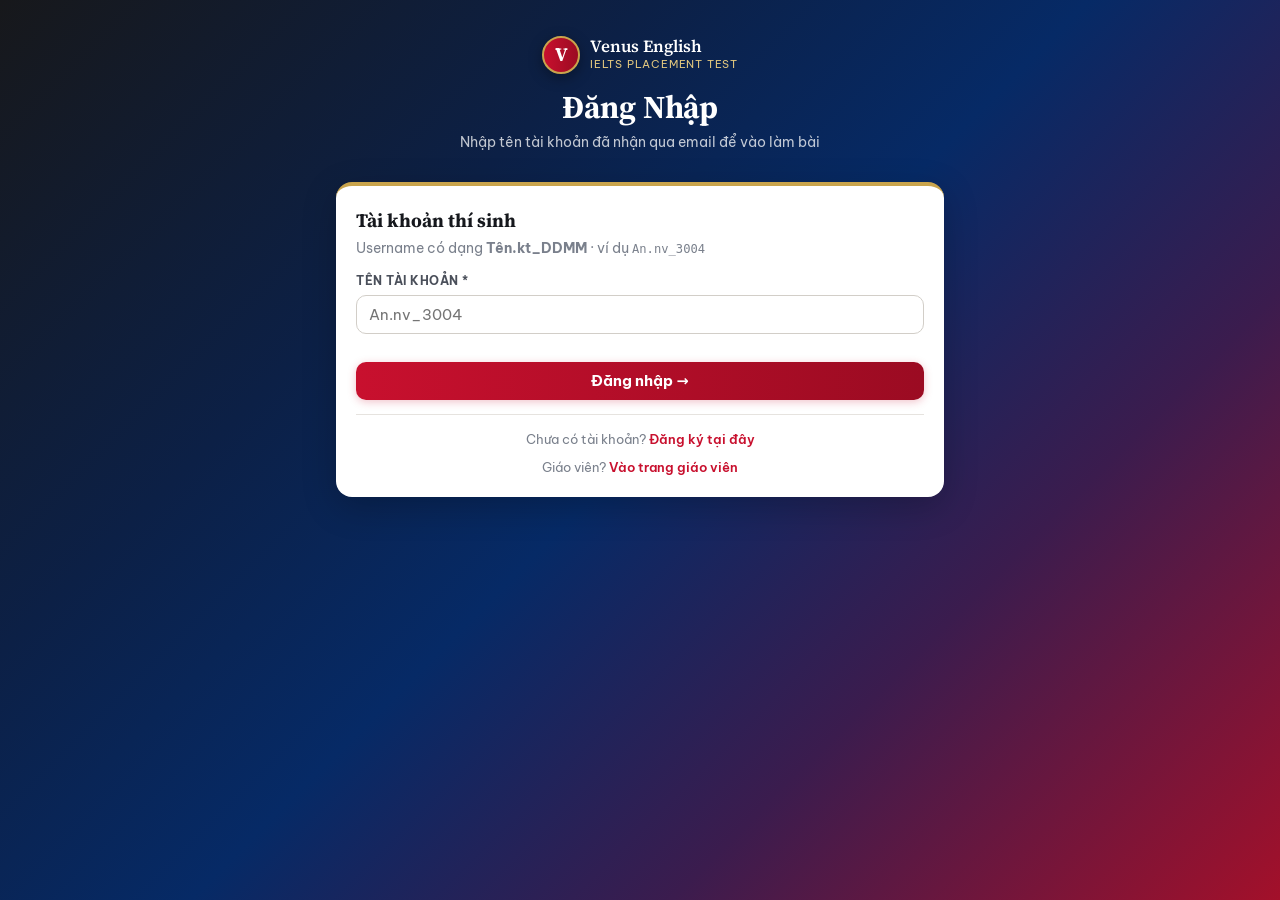
<file: test-vg.html>
<!DOCTYPE html>
<html lang="vi">
<head>
<meta charset="UTF-8">
<meta name="viewport" content="width=device-width,initial-scale=1">
<title>Ngữ Pháp & Từ Vựng — Venus English</title>
<link rel="preconnect" href="https://fonts.googleapis.com">
<link rel="preconnect" href="https://fonts.gstatic.com" crossorigin>
<link href="https://fonts.googleapis.com/css2?family=Be+Vietnam+Pro:ital,wght@0,400;0,500;0,600;0,700;0,800;1,400&family=Source+Serif+4:opsz,wght@8..60,600;8..60,700&display=swap" rel="stylesheet">
<link rel="stylesheet" href="assets/theme.css">
<style>
/* ── 2-COLUMN TEST LAYOUT ── */
.test-layout {
  display: grid;
  grid-template-columns: 220px 1fr;
  gap: 0;
  min-height: calc(100vh - 56px);
}
@media (max-width: 700px) {
  .test-layout { grid-template-columns: 1fr; }
  .nav-panel { display: none; }
  .nav-panel.mobile-show { display: block; }
}

/* ── NAV PANEL (left) ── */
.nav-panel {
  background: var(--white);
  border-right: 1px solid var(--border);
  padding: 16px 12px;
  position: sticky;
  top: 56px;
  height: calc(100vh - 56px);
  overflow-y: auto;
}
.nav-panel-title {
  font-size: 11px; font-weight: 700; text-transform: uppercase;
  letter-spacing: .8px; color: var(--text-lt);
  margin-bottom: 12px; padding-bottom: 8px;
  border-bottom: 1px solid var(--border);
}
.q-nav-grid {
  display: grid;
  grid-template-columns: repeat(5, 1fr);
  gap: 5px;
  margin-bottom: 16px;
}
.q-nav-btn {
  aspect-ratio: 1;
  border: 1.5px solid var(--border);
  border-radius: 6px;
  font-size: 12px; font-weight: 600;
  background: var(--white);
  cursor: pointer;
  transition: all .15s;
  color: var(--text-md);
  display: flex; align-items: center; justify-content: center;
}
.q-nav-btn:hover { border-color: var(--brand); color:var(--ink); background: var(--tint); }
.q-nav-btn.answered { background: var(--ink); border-color: var(--ink); color: var(--white); }
.q-nav-btn.current  { border-color: var(--brand); background: var(--brand); color: var(--white); box-shadow: 0 2px 8px rgba(6,54,114,.3); }

/* Legend */
.nav-legend { font-size: 11px; color: var(--text-lt); }
.legend-item { display: flex; align-items: center; gap: 6px; margin-bottom: 5px; }
.legend-dot { width: 14px; height: 14px; border-radius: 3px; flex-shrink: 0; }

/* Timer */
.timer-box {
  background: var(--brand);
  border-radius: var(--r-sm);
  padding: 10px 12px;
  text-align: center;
  margin-bottom: 14px;
}
.timer-label { font-size: 10px; color: rgba(255,255,255,.65); text-transform: uppercase; letter-spacing: .5px; margin-bottom: 2px; }
.timer-value { font-family: var(--serif); font-size: 22px; font-weight: 700; color: var(--white); letter-spacing: 1px; }
.timer-warn .timer-value { color: var(--gold-lt); }

/* Progress summary */
.nav-progress { margin-bottom: 14px; }
.nav-progress-bar { width: 100%; height: 5px; background: var(--border); border-radius: 3px; overflow: hidden; margin-top: 4px; }
.nav-progress-fill { height: 100%; background: var(--ink); border-radius: 3px; transition: width .3s; }
.nav-progress-txt { font-size: 11px; color: var(--text-lt); display: flex; justify-content: space-between; margin-top: 3px; }

/* ── MAIN CONTENT (right) ── */
.main-content { padding: 20px; max-width: 760px; }

/* Single question block (full width, scrollable) */
.main-content .qblock-active { padding: 22px 24px; }
@media (max-width: 700px) {
  .main-content { padding: 14px 12px; min-height: 0 !important; justify-content: flex-start !important; }
  .main-content .qblock-active { padding: 16px 14px; }
}
.qblock-active {
  animation: slideIn .25s ease;
}
@keyframes slideIn {
  from { opacity: 0; transform: translateY(8px); }
  to   { opacity: 1; transform: translateY(0); }
}

/* Nav buttons row */
.q-nav-row {
  display: flex; justify-content: space-between; align-items: center;
  margin-top: 20px; padding-top: 16px;
  border-top: 1px solid var(--border);
  gap: 10px;
}

/* Mobile nav toggle */
.mobile-nav-toggle {
  display: none;
  background: var(--brand);
  color: var(--white);
  border: none;
  border-radius: var(--r-sm);
  padding: 8px 14px;
  font-size: 13px;
  font-weight: 600;
  cursor: pointer;
  font-family: var(--font);
}
@media (max-width: 700px) { .mobile-nav-toggle { display: inline-flex; } }
</style>
<script>
const GAS_URL='https://script.google.com/macros/s/AKfycbwwx6KoClB_kwvEOC4-5lQcQgh6J8n0xm1x3SI33EHxzhc5PXugKlrVsNSdUnDjZDVZ/exec';
const Session={get:()=>{try{return JSON.parse(sessionStorage.getItem('ve_user')||'null');}catch(e){return null;}},set:(d)=>sessionStorage.setItem('ve_user',JSON.stringify(d)),clear:()=>sessionStorage.removeItem('ve_user'),require:(to)=>{var u=Session.get();if(!u){location.href=(to||'login.html');return null;}return u;},tGet:()=>sessionStorage.getItem('ve_teacher'),tSet:(p)=>sessionStorage.setItem('ve_teacher',p),tClear:()=>sessionStorage.removeItem('ve_teacher'),tRequire:()=>{var p=sessionStorage.getItem('ve_teacher');if(!p){location.href='teacher.html';return null;}return p;}};
async function api(action,payload,msg){payload=payload||{};msg=msg||'Đang xử lý...';showLoading(true,msg);try{var r=await fetch(GAS_URL,{method:'POST',headers:{'Content-Type':'text/plain'},body:JSON.stringify(Object.assign({action:action},payload)),redirect:'follow'});return await r.json();}catch(e){return{ok:false,error:'Lỗi kết nối: '+e.message};}finally{showLoading(false);}}
function showLoading(on,msg){var el=document.getElementById('ov');if(!el)return;document.getElementById('ovMsg').textContent=msg||'Đang xử lý...';el.style.display=on?'flex':'none';}
function showErr(id,msg){var el=document.getElementById(id);if(!el)return;el.textContent=msg;el.style.display='block';}
function hideErr(id){var el=document.getElementById(id);if(el)el.style.display='none';}
</script>
</head>
<body class="light">
<div id="ov" style="display:none"><div class="spinner"></div><p id="ovMsg">Đang nộp bài...</p></div>

<!-- Sticky top nav -->
<nav class="nav" style="position:sticky;top:0;z-index:200">
  <div style="display:flex;align-items:center;gap:10px">
    <button class="btn btn-ghost btn-sm" onclick="goBack()">← Thoát</button>
    <button class="mobile-nav-toggle" onclick="toggleMobileNav()">☰ Số câu</button>
  </div>
  <div class="nav-brand"><div class="nav-brand-dot"></div>Ngữ Pháp & Từ Vựng</div>
  <div class="nav-r">
    <span class="txt-sm" id="cnt" style="min-width:50px;text-align:right">0 / 50</span>
  </div>
</nav>

<div class="test-layout">

  <!-- ── LEFT NAV PANEL ── -->
  <div class="nav-panel" id="navPanel">

    <!-- Timer -->
    <div class="timer-box" id="timerBox">
      <div class="timer-label">Thời gian</div>
      <div class="timer-value" id="timerVal">00:00</div>
    </div>

    <!-- Progress -->
    <div class="nav-progress">
      <div class="nav-progress-txt">
        <span>Đã trả lời</span>
        <span id="navPrgTxt">0 / 50</span>
      </div>
      <div class="nav-progress-bar">
        <div class="nav-progress-fill" id="navPrgFill" style="width:0%"></div>
      </div>
    </div>

    <!-- Question grid -->
    <div class="nav-panel-title">Câu hỏi</div>
    <div class="q-nav-grid" id="qNavGrid"></div>

    <!-- Legend -->
    <div class="nav-legend">
      <div class="legend-item">
        <div class="legend-dot" style="background:var(--ink)"></div>
        <span>Đã trả lời</span>
      </div>
      <div class="legend-item">
        <div class="legend-dot" style="background:var(--brand)"></div>
        <span>Câu hiện tại</span>
      </div>
      <div class="legend-item">
        <div class="legend-dot" style="background:var(--white);border:1.5px solid var(--border)"></div>
        <span>Chưa trả lời</span>
      </div>
    </div>

    <!-- Submit button -->
    <button class="btn btn-primary btn-full" style="margin-top:16px" onclick="submitVG()">
      Nộp bài →
    </button>
    <div id="navErrMsg" style="display:none;font-size:12px;color:var(--red);margin-top:8px;text-align:center"></div>
  </div>

  <!-- ── RIGHT: QUESTION CONTENT ── -->
  <div class="main-content" style="display:flex;flex-direction:column;align-items:center;justify-content:center;min-height:calc(100vh - 56px)">
    <div id="questionArea" style="width:100%;max-width:780px"></div>
    <div id="submitErr" class="al-error" style="display:none;margin-top:16px;width:100%;max-width:780px"></div>
    <div style="width:100%;max-width:780px;display:flex;justify-content:space-between;align-items:center;margin-top:20px">
      <button class="btn btn-ghost" id="btnPrev" onclick="goPrev()">← Câu trước</button>
      <span class="txt-sm" id="qPositionTxt" style="color:var(--text-lt)">Câu 1 / 50</span>
      <button class="btn btn-primary" id="btnNext" onclick="goNext()">Câu sau →</button>
    </div>
  </div>

</div><!-- /test-layout -->

<script>var user = Session.require();
if (!user) { location.href = 'login.html'; }
else if (user && user.vgDone) { location.href = 'dashboard.html'; }

var answers = {};
var currentQ = 1;
var totalQ = 50;
var timerSec = 0;
var timerInterval = null;
var exitCount = 0;
var pageHidden = false;
var tabHiddenAt = 0;
var QS = [
  {n:1,q:"I'm 18 and my brother is 20, so he's ........ me.",o:["a. the oldest of","b. older than","c. as old as"]},
  {n:2,q:"Carl's very ........ He's never late, and he never forgets to do things.",o:["a. reliable","b. patient","c. strict"]},
  {n:3,q:"We stayed in a lovely villa ........ the sea.",o:["a. it overlooks","b. overlooked","c. overlooking"]},
  {n:4,q:"Not until the 1980s ........ for the average person to own a computer.",o:["a. it was possible","b. was it possible","c. was possible"]},
  {n:5,q:"Jan ........ her arm on a hot iron.",o:["a. broke","b. burned","c. sprained"]},
  {n:6,q:"Tomorrow's a holiday, so we ........ go to work.",o:["a. have to","b. mustn't","c. don't have to"]},
  {n:7,q:"I usually ........ swimming at least once a week.",o:["a. go","b. do","c. play"]},
  {n:8,q:"My friend Siena ........ to Russia last year.",o:["a. went","b. has gone","c. has been"]},
  {n:9,q:"This is ........ area, with a lot of factories and warehouses.",o:["a. an agricultural","b. an industrial","c. a residential"]},
  {n:10,q:"If I ........ well in my exams, I ........ to university.",o:["a. will do / will go","b. will do / go","c. do / will go"]},
  {n:11,q:"She was so upset that she burst ........ tears.",o:["a. into","b. out","c. with"]},
  {n:12,q:"Where did you go ........ holiday last year?",o:["a. for","b. on","c. to"]},
  {n:13,q:"Ocean currents ........ play an important part in regulating global climate.",o:["a. are known to","b. thought to","c. are believed that they"]},
  {n:14,q:"My cousin ........ getting a job in Bahrain.",o:["a. would like","b. is planning","c. is thinking of"]},
  {n:15,q:"I can't ........ your hair, because I haven't got any scissors.",o:["a. brush","b. cut","c. wash"]},
  {n:16,q:"I wish I ........ have an exam tomorrow!",o:["a. don't","b. didn't","c. won't"]},
  {n:17,q:"The government plans to ........ taxes on sales of luxury items.",o:["a. increase","b. expand","c. go up"]},
  {n:18,q:"When I first moved to Hong Kong, life in a different country was very strange, but now I'm used ........ here.",o:["a. living","b. to live","c. to living"]},
  {n:19,q:"There ........ milk in the fridge.",o:["a. is some","b. are some","c. is a"]},
  {n:20,q:"Criminals are people who are guilty of ........ the law.",o:["a. breaking","b. cheating","c. committing"]},
  {n:21,q:"Why on earth isn't Josh here yet? ........ for him for over an hour!",o:["a. I'm waiting","b. I've been waiting","c. I've waited"]},
  {n:22,q:'"It\'s pouring down, and it\'s freezing." What are the weather conditions?',o:["a. high winds and snow","b. heavy rain and cold temperatures","c. thick cloud but quite warm"]},
  {n:23,q:"........ feeling OK? You don't look very well.",o:["a. Do you","b. You are","c. Are you"]},
  {n:24,q:"Daniel's hair is getting far too long; he should ........ soon.",o:["a. cut it","b. have cut it","c. have it cut"]},
  {n:25,q:"Mandy works for a computer software company. She got ........ recently, and so now she's an area manager.",o:["a. made redundant","b. promoted","c. a raise"]},
  {n:26,q:"I can't hear you — it's ........ noisy in here.",o:["a. too","b. too much","c. too many"]},
  {n:27,q:"Jamal has just sent me ........ to arrange plans for this weekend.",o:["a. a blog","b. an email","c. a website"]},
  {n:28,q:"I promise I'll call you as soon as I ........ .",o:["a. arrive","b. arrived","c. will arrive"]},
  {n:29,q:"Photographers and designers need to be very ........ .",o:["a. creative","b. fit","c. annoying"]},
  {n:30,q:"The global financial crisis, ........ is forcing lots of small businesses to close, does not look set to end soon.",o:["a. it","b. that","c. which"]},
  {n:31,q:"There ........ a terrible accident if the pilot hadn't reacted so quickly.",o:["a. had been","b. was","c. would have been"]},
  {n:32,q:'"Are you ready to order?" "Not yet — I\'m still looking at the ........"',o:["a. bill","b. menu","c. service"]},
  {n:33,q:'"My job is never boring." The speaker\'s job is always ........ .',o:["a. interesting","b. popular","c. difficult"]},
  {n:34,q:"I've been working here ........ about the last two years.",o:["a. during","b. for","c. since"]},
  {n:35,q:'"It leaves from Platform 2 at 4.15." The speaker is talking about ........ .',o:["a. an airline flight","b. a train","c. a taxi"]},
  {n:36,q:"I went to a lovely ........ last Saturday. The bride was my best friend when we were at school.",o:["a. anniversary","b. marriage","c. wedding"]},
  {n:37,q:'"I\'ve got a headache." "Maybe you ........ to take an aspirin."',o:["a. should","b. ought","c. would"]},
  {n:38,q:"I'll never get used to ........ on the left.",o:["a. drive","b. driving","c. drove"]},
  {n:39,q:"The ........ in that country is very high, so most people can read and write.",o:["a. literacy rate","b. birth rate","c. mortality rate"]},
  {n:40,q:"I was sure I had put my keys somewhere, but I couldn't ........ them.",o:["a. find out","b. come across","c. find"]},
  {n:41,q:"The area used to be quite ........, but since the buildings were renovated, it's become quite fashionable.",o:["a. a trendy","b. a rundown","c. an affluent"]},
  {n:42,q:"The news from the hospital isn't good — I hope she ........ soon.",o:["a. recovers","b. repairs","c. heals"]},
  {n:43,q:"If only I ........ to him — things would have been so different.",o:["a. had listened","b. listened","c. would have listened"]},
  {n:44,q:"The ........ from the concert hall was so great that we could hear it from our house.",o:["a. music","b. sound","c. noise"]},
  {n:45,q:"Scientists have made a significant ........ in the fight against malaria.",o:["a. breakthrough","b. investigation","c. discovery"]},
  {n:46,q:"I couldn't ........ the answer to the puzzle.",o:["a. check in","b. look up","c. work out"]},
  {n:47,q:"The charity depends ........ on donations from the public.",o:["a. mainly","b. heavily","c. largely"]},
  {n:48,q:"The committee was ........ of ten members, all of whom were experts in their fields.",o:["a. formed","b. made","c. comprised"]},
  {n:49,q:"........ worries me most is the lack of communication between departments.",o:["a. That","b. What","c. Which"]},
  {n:50,q:"I wouldn't say the policy is wrong ........; I'd say it's badly timed.",o:["a. as such","b. by itself","c. in its own"]},
  ];

if (user && !user.vgDone) {
  api('trackActivity', {username: user.username, testType:'vg', action:'enter', note:'Start session'});
  buildNavGrid();
  showQuestion(1);
  startTimer();
}

function startTimer() {
  timerInterval = setInterval(function() {
    timerSec++;
    var m = Math.floor(timerSec / 60);
    var s = timerSec % 60;
    document.getElementById('timerVal').textContent =
      String(m).padStart(2,'0') + ':' + String(s).padStart(2,'0');
  }, 1000);
}

// ── BUILD NAV GRID ──
function buildNavGrid() {
  var grid = document.getElementById('qNavGrid');
  grid.innerHTML = '';
  for (var i = 1; i <= totalQ; i++) {
    var btn = document.createElement('button');
    btn.className = 'q-nav-btn' + (i === currentQ ? ' current' : '');
    btn.textContent = i;
    btn.id = 'navbtn' + i;
    (function(n) {
      btn.onclick = function() { goToQuestion(n); };
    })(i);
    grid.appendChild(btn);
  }
}

// ── SHOW SINGLE QUESTION (large, full content area) ──
function showQuestion(n) {
  currentQ = n;
  var q = QS[n - 1];
  var selected = answers[n] || null;
  var area = document.getElementById('questionArea');

  area.innerHTML = '<div class="qblock qblock-active" id="qb' + n + '">'
    + '<div class="q-num" style="font-size:13px;margin-bottom:14px">Câu ' + n + ' / ' + totalQ + '</div>'
    + '<div class="q-text" id="qtxt' + n + '" style="font-size:19px;line-height:1.55;margin-bottom:18px;font-weight:500">' + q.q + '</div>'
    + '<div class="q-opts" style="gap:12px">'
    + q.o.map(function(opt, i) {
        var l = ['a','b','c'][i];
        var isSel = selected === l;
        return '<label class="q-opt' + (isSel?' on':'') + '" id="qo' + n + '_' + l + '" style="padding:12px 14px;font-size:15px">'
          + '<input type="radio" name="q' + n + '" value="' + l + '" style="width:20px;height:20px"'
          + (isSel?' checked':'')
          + ' onchange="pick(' + n + ',\'' + l + '\')">'
          + ' ' + opt + '</label>';
      }).join('')
    + '</div></div>';

  // Update nav buttons
  document.querySelectorAll('.q-nav-btn').forEach(function(b, i) {
    b.classList.remove('current','answered');
    var qn = i + 1;
    if (qn === n) b.classList.add('current');
    else if (answers[qn]) b.classList.add('answered');
  });

  document.getElementById('qPositionTxt').textContent = 'Câu ' + n + ' / ' + totalQ;
  document.getElementById('btnPrev').disabled = (n <= 1);
  document.getElementById('btnNext').textContent = n < totalQ ? 'Câu sau →' : 'Xem lại & Nộp';

  window.scrollTo(0, 0);
  setTimeout(function() { protectAllQuestions(); }, 80);
}

function goToQuestion(n) {
  if (n < 1 || n > totalQ) return;
  showQuestion(n);
}

function goNext() {
  if (currentQ < totalQ) { goToQuestion(currentQ + 1); return; }
  var unanswered = [];
  for (var i = 1; i <= totalQ; i++) if (!answers[i]) unanswered.push(i);
  if (unanswered.length > 0) {
    document.getElementById('submitErr').textContent = 'Còn ' + unanswered.length + ' câu chưa trả lời. Các câu được tô vàng trong danh sách bên trái.';
    document.getElementById('submitErr').style.display = 'block';
    unanswered.forEach(function(n) {
      var btn = document.getElementById('navbtn'+n);
      if (btn) btn.style.background = '#fef3c7';
    });
    goToQuestion(unanswered[0]);
  } else {
    submitVG();
  }
}

function goPrev() { goToQuestion(Math.max(1, currentQ - 1)); }

// ── PICK ANSWER ──
function pick(n, l) {
  answers[n] = l;
  ['a','b','c'].forEach(function(x) {
    var el = document.getElementById('qo' + n + '_' + x);
    if (el) el.classList.toggle('on', x === l);
  });
  var navBtn = document.getElementById('navbtn' + n);
  if (navBtn) { navBtn.style.background=''; navBtn.classList.remove('current'); navBtn.classList.add('answered'); }
  document.querySelectorAll('.q-nav-btn').forEach(function(b,i) {
    if (i + 1 === currentQ) b.classList.add('current');
  });
  updateProgress();
}

function updateProgress() {
  var cnt = Object.keys(answers).length;
  document.getElementById('cnt').textContent = cnt + ' / 50';
  document.getElementById('navPrgTxt').textContent = cnt + ' / 50';
  document.getElementById('navPrgFill').style.width = (cnt / 50 * 100) + '%';
}

// ── SUBMIT ──
async function submitVG() {
  var unanswered = QS.map(function(q){return q.n;}).filter(function(n){return !answers[n];});
  var errEl = document.getElementById('submitErr');
  if (unanswered.length > 0) {
    errEl.textContent = 'Còn ' + unanswered.length + ' câu chưa trả lời. Vui lòng trả lời đủ trước khi nộp.';
    errEl.style.display = 'block';
    // Highlight unanswered in nav
    unanswered.forEach(function(n) {
      var btn = document.getElementById('navbtn'+n);
      if (btn) btn.style.background = '#fef3c7';
    });
    goToQuestion(unanswered[0]);
    return;
  }
  errEl.style.display = 'none';
  clearInterval(timerInterval);
  var res = await api('submitVG', {username: user.username, answers: answers});
  if (!res.ok) { showErr('submitErr', res.error); errEl.style.display = 'block'; return; }
  user.vgDone = true;
  Session.set(user);
  location.href = 'done.html?test=vg';
}

// ── EXIT TRACKING ──
var confirmingExit = false;

function goBack() {
  exitCount++;
  var confirmed = confirm(
    'Bạn có chắc muốn thoát?\n\n' +
    '⚠️ Lưu ý: Giáo viên sẽ ghi nhận bạn đã thoát khỏi bài thi này.\n' +
    'Hành động này sẽ được ghi lại trong hệ thống.\n\n' +
    'Nhấn OK để thoát, Cancel để tiếp tục làm bài.'
  );
  if (confirmed) {
    clearInterval(timerInterval);
    api('trackActivity', {
      username: user.username,
      testType: 'vg',
      action: 'exit',
      note: 'Thoat sau ' + timerSec + 'giay, da lam ' + Object.keys(answers).length + '/50 cau'
    });
    setTimeout(function() { location.href = 'dashboard.html'; }, 200);
  }
}

// ═══ TAB SWITCH DETECTION — dừng đồng hồ, cảnh báo, ghi log ═══
var tabHiddenAt = 0;
document.addEventListener('visibilitychange', function() {
  if (document.hidden) {
    pageHidden = true;
    tabHiddenAt = Date.now();
    // Dừng đồng hồ ngay lập tức
    if (typeof timerInterval !== 'undefined' && timerInterval) clearInterval(timerInterval);
    api('trackActivity', {
      username: user.username,
      testType: 'vg',
      action: 'tab_hidden',
      note: 'Chuyen tab luc ' + (typeof timerSec!=='undefined'?timerSec:0) + 'giay'
    });
  } else if (pageHidden) {
    pageHidden = false;
    var awaySec = Math.round((Date.now() - tabHiddenAt) / 1000);
    api('trackActivity', {
      username: user.username,
      testType: 'vg',
      action: 'tab_returned',
      note: 'Quay lai sau ' + awaySec + 'giay roi khoi tab'
    });
    // Khởi động lại đồng hồ
    if (typeof startTimer === 'function') startTimer();
    // Cảnh báo to cho sinh viên
    showTabWarning();
  }
});

function showTabWarning() {
  var ov = document.createElement('div');
  ov.id = 'tabWarnOverlay';
  ov.style.cssText = 'position:fixed;inset:0;background:rgba(155,11,34,.96);z-index:99999;display:flex;flex-direction:column;align-items:center;justify-content:center;color:#fff;text-align:center;padding:32px;font-family:var(--font);';
  ov.innerHTML = '<div style="font-size:48px;margin-bottom:16px">⚠️</div>'
    + '<h2 style="font-family:var(--serif);font-size:24px;margin-bottom:12px">Bạn vừa chuyển tab!</h2>'
    + '<p style="font-size:16px;max-width:480px;line-height:1.6;margin-bottom:24px">Hành động này đã được ghi nhận và sẽ thông báo cho giáo viên biết. Vui lòng tiếp tục làm bài và không rời khỏi trang trong lúc thi.</p>'
    + '<button id="tabWarnClose" style="background:#fff;color:#dc2626;border:none;padding:12px 32px;border-radius:8px;font-weight:700;font-size:15px;cursor:pointer">Tôi đã hiểu, tiếp tục làm bài</button>';
  document.body.appendChild(ov);
  document.getElementById('tabWarnClose').onclick = function() { ov.remove(); };
}

// Cấm chuột phải trong khi làm bài (chống copy/inspect dễ dàng)
document.addEventListener('contextmenu', function(e) { e.preventDefault(); return false; });
// Cấm phím tắt phổ biến để copy/devtools
document.addEventListener('keydown', function(e) {
  if (e.ctrlKey && (e.key==='c'||e.key==='C'||e.key==='u'||e.key==='U'||e.key==='s'||e.key==='S')) {
    e.preventDefault(); return false;
  }
  if (e.key === 'F12') { e.preventDefault(); return false; }
  if (e.ctrlKey && e.shiftKey && (e.key==='I'||e.key==='i'||e.key==='J'||e.key==='j'||e.key==='C'||e.key==='c')) {
    e.preventDefault(); return false;
  }
});

// Block beforeunload
window.addEventListener('beforeunload', function(e) {
  if (!user.vgDone) {
    e.preventDefault();
    e.returnValue = 'Bạn có chắc muốn thoát? Tiến trình chưa được lưu.';
    return e.returnValue;
  }
});

// Mobile nav toggle
function toggleMobileNav() {
  var panel = document.getElementById('navPanel');
  panel.classList.toggle('mobile-show');
}
</script>

<script>


// ═══════════════════════════════════════
// CANVAS QUESTION RENDERER
// Renders question text as PNG image — blocks copy/translate/select
// ═══════════════════════════════════════
function renderQuestionAsImage(text, maxWidth) {
  maxWidth = maxWidth || 600;
  var dpr = window.devicePixelRatio || 1;
  var fontSize = 17;
  var lineHeight = fontSize * 1.6;
  var padding = 0;
  var fontFace = '500 ' + fontSize + 'px "Be Vietnam Pro", system-ui, sans-serif';

  // Measure and wrap text
  var canvas = document.createElement('canvas');
  var ctx = canvas.getContext('2d');
  ctx.font = fontFace;

  function wrapText(txt, maxW) {
    var words = txt.split(' ');
    var lines = [];
    var current = '';
    words.forEach(function(w) {
      var test = current ? current + ' ' + w : w;
      if (ctx.measureText(test).width > maxW && current) {
        lines.push(current);
        current = w;
      } else {
        current = test;
      }
    });
    if (current) lines.push(current);
    return lines;
  }

  var usableWidth = maxWidth - padding * 2;
  var lines = wrapText(text, usableWidth);
  var h = lines.length * lineHeight + padding * 2;

  canvas.width = maxWidth * dpr;
  canvas.height = h * dpr;
  canvas.style.width = maxWidth + 'px';
  canvas.style.height = h + 'px';
  ctx.scale(dpr, dpr);

  // Background transparent
  ctx.clearRect(0, 0, maxWidth, h);

  // Text
  ctx.font = fontFace;
  ctx.fillStyle = '#16181D';
  ctx.textBaseline = 'top';
  lines.forEach(function(line, i) {
    ctx.fillText(line, padding, padding + i * lineHeight);
  });

  var img = new Image();
  img.src = canvas.toDataURL('image/png');
  img.style.display = 'block';
  img.style.userSelect = 'none';
  img.style.webkitUserSelect = 'none';
  img.style.pointerEvents = 'none';
  img.style.maxWidth = '100%';
  img.draggable = false;
  return img;
}

function renderOptionAsImage(text, maxWidth) {
  maxWidth = maxWidth || 560;
  var dpr = window.devicePixelRatio || 1;
  var fontSize = 16;
  var lineHeight = fontSize * 1.55;
  var fontFace = fontSize + 'px "Be Vietnam Pro", system-ui, sans-serif';

  var canvas = document.createElement('canvas');
  var ctx = canvas.getContext('2d');
  ctx.font = fontFace;

  function wrapText(txt, maxW) {
    var words = txt.split(' ');
    var lines = []; var current = '';
    words.forEach(function(w) {
      var test = current ? current + ' ' + w : w;
      if (ctx.measureText(test).width > maxW && current) { lines.push(current); current = w; }
      else { current = test; }
    });
    if (current) lines.push(current);
    return lines;
  }

  var lines = wrapText(text, maxWidth);
  var h = lines.length * lineHeight + 4;
  canvas.width = maxWidth * dpr;
  canvas.height = h * dpr;
  canvas.style.width = maxWidth + 'px';
  canvas.style.height = h + 'px';
  ctx.scale(dpr, dpr);
  ctx.clearRect(0, 0, maxWidth, h);
  ctx.font = fontFace;
  ctx.fillStyle = '#4A4F5A';
  ctx.textBaseline = 'top';
  lines.forEach(function(line, i) { ctx.fillText(line, 0, 2 + i * lineHeight); });

  var img = new Image();
  img.src = canvas.toDataURL('image/png');
  img.style.display = 'block';
  img.style.userSelect = 'none';
  img.style.webkitUserSelect = 'none';
  img.style.pointerEvents = 'none';
  img.style.maxWidth = '100%';
  img.draggable = false;
  return img;
}

// Apply to all .q-text and .q-opt label text
function protectAllQuestions() {
  var container = document.getElementById('qs') || document.getElementById('parts');
  if (!container) return;
  var maxW = Math.min(container.offsetWidth - 32, 620);

  // Replace q-text content with canvas image
  container.querySelectorAll('.q-text').forEach(function(el) {
    var txt = el.textContent.trim();
    if (!txt) return;
    el.innerHTML = '';
    el.appendChild(renderQuestionAsImage(txt, maxW));
  });

  // Replace option text (keep radio input, replace text node)
  container.querySelectorAll('.q-opt').forEach(function(label) {
    var input = label.querySelector('input');
    var txt = label.textContent.trim();
    if (!txt || !input) return;
    label.innerHTML = '';
    label.appendChild(input);
    label.appendChild(renderOptionAsImage(txt, maxW - 32));
    label.style.alignItems = 'center';
    label.style.gap = '10px';
  });
}

// Anti-copy/translate measures
document.addEventListener('contextmenu', function(e) { e.preventDefault(); });
document.addEventListener('selectstart', function(e) {
  // Allow selecting form inputs
  if (e.target.tagName === 'INPUT' || e.target.tagName === 'TEXTAREA') return;
  e.preventDefault();
});
document.addEventListener('copy', function(e) { e.preventDefault(); });
document.addEventListener('keydown', function(e) {
  // Block Ctrl+A, Ctrl+C, Ctrl+U (view source)
  if (e.ctrlKey && (e.key==='a'||e.key==='c'||e.key==='u'||e.key==='s')) e.preventDefault();
  // Block F12
  if (e.key==='F12') e.preventDefault();
});

// Call after questions are rendered
window.addEventListener('load', function() {
  setTimeout(protectAllQuestions, 100);
});

</script>
</body>
</html>
</file>
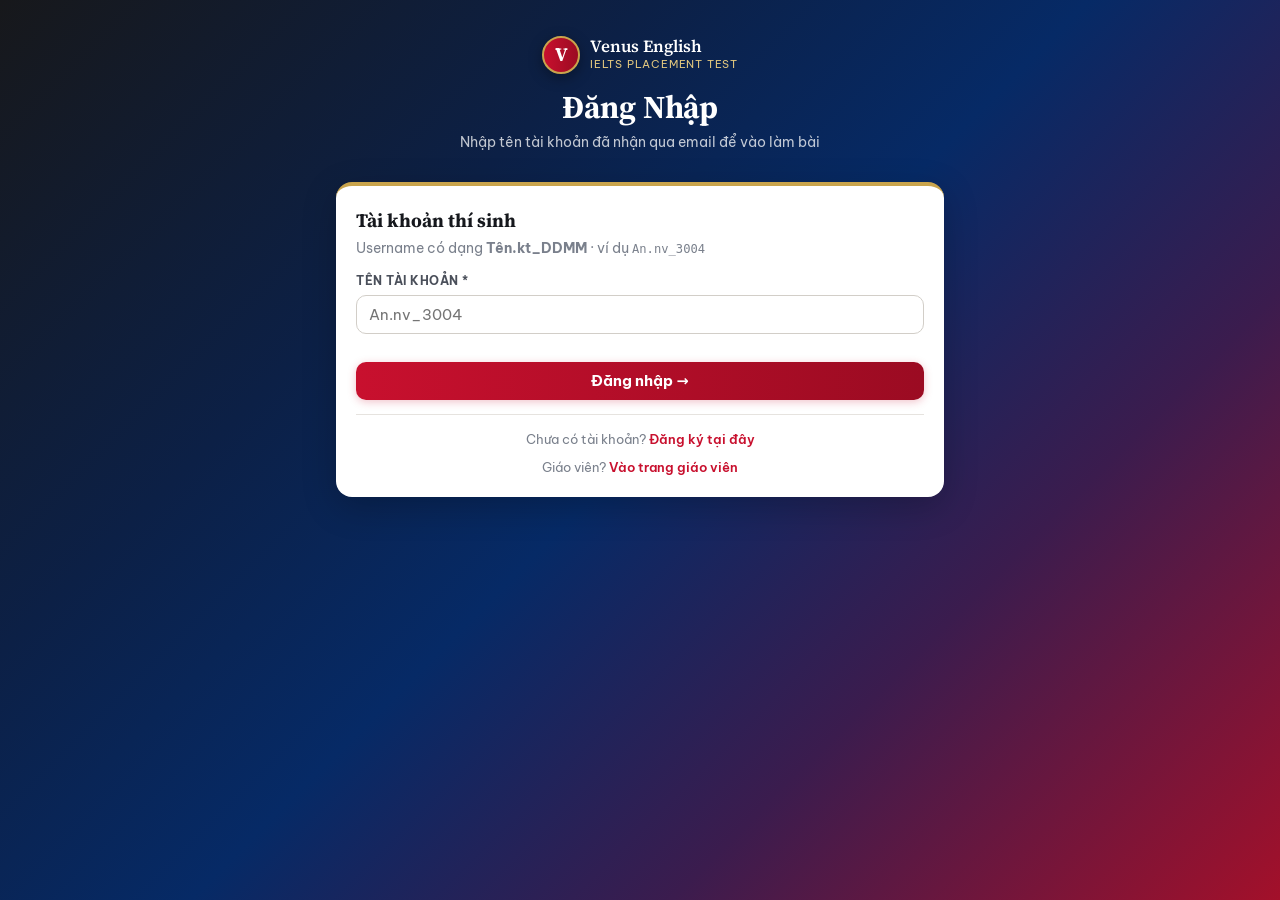
<file: test-writing.html>
<!DOCTYPE html>
<html lang="vi">
<head>
<meta charset="UTF-8"><meta name="viewport" content="width=device-width,initial-scale=1">
<title>Kỹ Năng Viết — Venus English</title>
<link rel="preconnect" href="https://fonts.googleapis.com">
<link rel="preconnect" href="https://fonts.gstatic.com" crossorigin>
<link href="https://fonts.googleapis.com/css2?family=Be+Vietnam+Pro:ital,wght@0,400;0,500;0,600;0,700;0,800;1,400&family=Source+Serif+4:opsz,wght@8..60,600;8..60,700&display=swap" rel="stylesheet">
<link rel="stylesheet" href="assets/theme.css">
<style>
/* Phones: stack notes above the essay and let the page scroll */
@media (max-width: 760px) {
  .w-stage { height: auto !important; min-height: calc(100vh - 56px); }
  .w-grid { grid-template-columns: 1fr !important; overflow: visible !important; }
  .w-grid > div { border-right: none !important; min-height: 260px; }
  .w-grid textarea { min-height: 220px; }
  #essay { min-height: 50vh; padding: 14px 16px !important; }
  #topicBar { padding: 10px 14px !important; }
}
</style>
<script>
const GAS_URL='https://script.google.com/macros/s/AKfycbwwx6KoClB_kwvEOC4-5lQcQgh6J8n0xm1x3SI33EHxzhc5PXugKlrVsNSdUnDjZDVZ/exec';
const Session={get:()=>{try{return JSON.parse(sessionStorage.getItem('ve_user')||'null');}catch(e){return null;}},set:(d)=>sessionStorage.setItem('ve_user',JSON.stringify(d)),clear:()=>sessionStorage.removeItem('ve_user'),require:(to)=>{var u=Session.get();if(!u){location.href=(to||'login.html');return null;}return u;},tGet:()=>sessionStorage.getItem('ve_teacher'),tSet:(p)=>sessionStorage.setItem('ve_teacher',p),tClear:()=>sessionStorage.removeItem('ve_teacher'),tRequire:()=>{var p=sessionStorage.getItem('ve_teacher');if(!p){location.href='teacher.html';return null;}return p;}};
async function api(action,payload,msg){payload=payload||{};msg=msg||'Đang xử lý...';showLoading(true,msg);try{var r=await fetch(GAS_URL,{method:'POST',headers:{'Content-Type':'text/plain'},body:JSON.stringify(Object.assign({action:action},payload)),redirect:'follow'});return await r.json();}catch(e){return{ok:false,error:'Lỗi kết nối: '+e.message};}finally{showLoading(false);}}
function showLoading(on,msg){var el=document.getElementById('ov');if(!el)return;document.getElementById('ovMsg').textContent=msg||'Đang xử lý...';el.style.display=on?'flex':'none';}
function showErr(id,msg){var el=document.getElementById(id);if(!el)return;el.textContent=msg;el.style.display='block';}
function hideErr(id){var el=document.getElementById(id);if(el)el.style.display='none';}
</script>
</head>
<body class="light">
<div id="ov" style="display:none"><div class="spinner"></div><p id="ovMsg">Đang nộp bài...</p></div>
<nav class="nav" style="position:sticky;top:0;z-index:200">
  <button class="btn btn-ghost btn-sm" onclick="goBack()">← Quay lại</button>
  <div class="nav-brand"><div class="nav-brand-dot"></div>Kỹ Năng Viết</div>
  <div class="nav-r" style="gap:16px">
    <span id="writingTimer" style="font-weight:700;font-size:15px;color:#fff;font-variant-numeric:tabular-nums">00:00</span>
    <span id="wc" style="font-size:13px;color:rgba(255,255,255,.75)">0 từ</span>
  </div>
</nav>

<!-- Topic selection -->
<div id="stTopic" style="max-width:680px;margin:40px auto;padding:0 16px">
  <div class="alert al-info show" style="margin-bottom:20px">✍️ Chọn một chủ đề bên dưới và nhấn xác nhận. Sau khi xác nhận bạn không thể đổi chủ đề.</div>
  <div class="card">
    <div class="card-title">Chọn chủ đề bài viết</div>
    <div class="card-sub">Writing Placement Test · Chọn 1 trong 5 chủ đề bên dưới</div>
    <div id="topicList"></div>
    <div id="errTopic" class="al-error" style="display:none"></div>
    <button class="btn btn-primary btn-full mt-16" onclick="confirmTopic()">Xác nhận & bắt đầu viết →</button>
  </div>
</div>

<!-- Writing area — FULL SCREEN immersive layout -->
<div id="stWrite" class="w-stage" style="display:none;height:calc(100vh - 56px);flex-direction:column">

  <!-- Topic bar -->
  <div id="topicBar" style="background:var(--ink);color:#fff;padding:10px 24px;display:flex;align-items:flex-start;gap:16px;flex-shrink:0">
    <div style="flex:1">
      <div style="font-size:10px;letter-spacing:2px;text-transform:uppercase;color:var(--gold-lt);margin-bottom:3px">ĐỀ BÀI ĐÃ CHỌN</div>
      <div id="topicTitle" style="font-weight:700;font-size:15px;margin-bottom:2px"></div>
      <div id="topicBody" style="font-size:13px;color:rgba(255,255,255,.75);line-height:1.5"></div>
    </div>
    <button onclick="toggleTopicBar()" id="topicToggleBtn" style="background:rgba(255,255,255,.12);color:#fff;border:none;border-radius:6px;padding:4px 10px;font-size:12px;cursor:pointer;white-space:nowrap;margin-top:4px;font-family:inherit">Ẩn đề</button>
  </div>

  <!-- 2-column editor -->
  <div class="w-grid" style="display:grid;grid-template-columns:1fr 1fr;flex:1;overflow:hidden;border-top:1px solid var(--border)">

    <!-- LEFT: question + draft -->
    <div style="display:flex;flex-direction:column;border-right:1px solid var(--border);overflow:hidden">
      <div style="padding:14px 20px;background:#f8fafc;border-bottom:1px solid var(--border);flex-shrink:0">
        <div style="font-size:10px;font-weight:700;text-transform:uppercase;letter-spacing:1px;color:var(--text-lt);margin-bottom:6px">QUESTION</div>
        <div id="questionRepeat" style="font-size:14px;line-height:1.6;color:var(--text)"></div>
      </div>
      <div style="flex:1;display:flex;flex-direction:column;overflow:hidden">
        <div style="padding:8px 20px;background:#fff9f0;border-bottom:1px solid #fde68a;flex-shrink:0;display:flex;align-items:center;justify-content:space-between">
          <span style="font-size:11px;font-weight:700;text-transform:uppercase;letter-spacing:1px;color:#92400e">🗒 BRAINSTORM / NOTES (PRIVATE)</span>
          <span style="font-size:10px;color:#b45309;background:#fef3c7;padding:2px 7px;border-radius:8px">Không chấm điểm</span>
        </div>
        <textarea id="draft" style="flex:1;width:100%;padding:16px 20px;border:none;outline:none;resize:none;font-family:var(--font);font-size:15px;line-height:1.75;color:var(--text);background:#fffcf5" placeholder="Outline key ideas, vocabulary, essay structure..."></textarea>
      </div>
    </div>

    <!-- RIGHT: essay -->
    <div style="display:flex;flex-direction:column;overflow:hidden">
      <div style="padding:8px 20px;background:#fff;border-bottom:1px solid var(--border);flex-shrink:0;display:flex;align-items:center;justify-content:space-between">
        <span style="font-size:11px;font-weight:700;text-transform:uppercase;letter-spacing:1px;color:var(--ink)">✍️ YOUR WRITING</span>
        <span id="wcFull" style="font-size:12px;color:var(--text-lt)">0 words</span>
      </div>
      <textarea id="essay" style="flex:1;width:100%;padding:20px 24px;border:none;outline:none;resize:none;font-family:var(--font);font-size:16px;line-height:1.85;color:var(--text)" placeholder="Begin writing here..." oninput="countWC()"></textarea>
      <div class="w-bar" style="padding:10px 16px;background:var(--nav-bg);display:flex;align-items:center;gap:10px;flex-shrink:0;flex-wrap:wrap">
        <button onclick="changeFontSize(-1)" style="background:#333;color:#fff;border:none;border-radius:20px;padding:5px 13px;font-size:13px;cursor:pointer;font-family:inherit">A−</button>
        <button onclick="changeFontSize(1)" style="background:#333;color:#fff;border:none;border-radius:20px;padding:5px 13px;font-size:13px;cursor:pointer;font-family:inherit">A+</button>
        <div style="flex:1"></div>
        <div id="errWrite" style="color:#fca5a5;font-size:13px;display:none"></div>
        <button onclick="submitW()" style="background:var(--brand-grad);color:#fff;border:none;border-radius:20px;padding:8px 22px;font-size:14px;font-weight:700;cursor:pointer;font-family:inherit">SUBMIT →</button>
        <span id="wcBottom" style="font-size:13px;color:#9ca3af">0 words</span>
      </div>
    </div>
  </div>
</div>
<script>var user = Session.require();
if (!user) { location.href = 'login.html'; }
else if (user && user.writingDone) { location.href = 'dashboard.html'; }

var timerSec = 0;
var timerInterval = null;
var pageHidden = false;
var tabHiddenAt = 0;
var TOPICS = [];
var selected = null;

if (user && !user.writingDone) {
  api('trackActivity', {username: user.username, testType:'writing', action:'enter', note:'Start session'});
  startTimer();
  loadTopics();
}

function startTimer() {
  timerInterval = setInterval(function() {
    timerSec++;
    var m = Math.floor(timerSec/60), s = timerSec%60;
    var el = document.getElementById('writingTimer');
    if (el) el.textContent = String(m).padStart(2,'0')+':'+String(s).padStart(2,'0');
  }, 1000);
}
startTimer();

document.addEventListener('visibilitychange', function() {
  if (document.hidden) {
    pageHidden = true;
    tabHiddenAt = Date.now();
    if (timerInterval) clearInterval(timerInterval);
    api('trackActivity', {username:user.username, testType:'writing', action:'tab_hidden', note:'Chuyen tab luc '+timerSec+'giay'});
  } else if (pageHidden) {
    pageHidden = false;
    var awaySec = Math.round((Date.now()-tabHiddenAt)/1000);
    api('trackActivity', {username:user.username, testType:'writing', action:'tab_returned', note:'Quay lai sau '+awaySec+'giay roi khoi tab'});
    startTimer();
    showTabWarning();
  }
});

function showTabWarning() {
  var ov = document.createElement('div');
  ov.id = 'tabWarnOverlay';
  ov.style.cssText = 'position:fixed;inset:0;background:rgba(155,11,34,.96);z-index:99999;display:flex;flex-direction:column;align-items:center;justify-content:center;color:#fff;text-align:center;padding:32px;font-family:var(--font);';
  ov.innerHTML = '<div style="font-size:48px;margin-bottom:16px">⚠️</div>'
    + '<h2 style="font-family:var(--serif);font-size:24px;margin-bottom:12px">Bạn vừa chuyển tab!</h2>'
    + '<p style="font-size:16px;max-width:480px;line-height:1.6;margin-bottom:24px">Hành động này đã được ghi nhận và sẽ thông báo cho giáo viên biết. Vui lòng tiếp tục làm bài và không rời khỏi trang trong lúc thi.</p>'
    + '<button id="tabWarnClose" style="background:#fff;color:#dc2626;border:none;padding:12px 32px;border-radius:8px;font-weight:700;font-size:15px;cursor:pointer">Tôi đã hiểu, tiếp tục làm bài</button>';
  document.body.appendChild(ov);
  document.getElementById('tabWarnClose').onclick = function() { ov.remove(); };
}

document.addEventListener('contextmenu', function(e) { e.preventDefault(); return false; });
document.addEventListener('keydown', function(e) {
  if (e.ctrlKey && (e.key==='u'||e.key==='U'||e.key==='s'||e.key==='S')) { e.preventDefault(); return false; }
  if (e.key === 'F12') { e.preventDefault(); return false; }
  if (e.ctrlKey && e.shiftKey && (e.key==='I'||e.key==='i'||e.key==='J'||e.key==='j'||e.key==='C'||e.key==='c')) { e.preventDefault(); return false; }
});

var TOPICS = [];
var selected = null;

async function loadTopics() {
  document.getElementById('topicList').innerHTML = '<p style="color:var(--text-lt);font-size:14px">Đang tải đề bài...</p>';
  var res = await api('getTopics', {});
  if (res.ok && res.topics && res.topics.length > 0) {
    TOPICS = res.topics.map(function(t,i){
      return {id:'t'+(i+1), title:(i+1)+'. '+t.title, body:t.description};
    });
  } else {
    TOPICS = [
      {id:'t1',title:'1. Hồ sơ cá nhân (Personal Profile)',body:'Write a personal profile about yourself for a website. Include: name/age, where you are from and what you do, your interests and likes/dislikes, what kind of new friends you want to meet.'},
      {id:'t2',title:'2. Email về đất nước',body:'Write an email to a friend who wants to know more about your country. Include geography, cities, culture, people, food and music. Invite them to visit.'},
      {id:'t3',title:'3. Ký ức tuổi thơ',body:'Write about a strong childhood memory. Include details like sounds, smells, colours and weather. Explain how you felt then and how you feel about it now.'},
      {id:'t4',title:'4. Đánh giá phim / sách',body:'Write a review of your favourite film, play or book. Describe the story, characters, and explain why this is your favourite.'},
      {id:'t5',title:'5. Thế giới tốt hơn hay tệ hơn?',body:'Write an article about whether our world is getting better or worse. Include medicine, technology, conflict, freedom, education. Finish with a conclusion.'},
    ];
  }
  document.getElementById('topicList').innerHTML = TOPICS.map(function(t){
    return '<div class="topic-card" id="tc_'+t.id+'" onclick="pickT(\''+t.id+'\')">'
      +'<h4>'+t.title+'</h4><p>'+t.body+'</p></div>';
  }).join('');
}

loadTopics();

function pickT(id){
  selected = TOPICS.find(function(t){return t.id===id;});
  document.querySelectorAll('.topic-card').forEach(function(c){c.classList.remove('on');});
  document.getElementById('tc_'+id).classList.add('on');
  hideErr('errTopic');
}

function confirmTopic(){
  if(!selected){showErr('errTopic','Vui lòng chọn một chủ đề.');return;}
  document.getElementById('stTopic').style.display='none';
  var sw = document.getElementById('stWrite');
  sw.style.display='flex';  // flex for column layout
  document.getElementById('topicTitle').textContent = selected.title;
  document.getElementById('questionRepeat').textContent = selected.body;
  renderTopicBodyAsImage(selected.body);
  window.scrollTo(0,0);
}

function toggleTopicBar() {
  var bar = document.getElementById('topicBar');
  var btn = document.getElementById('topicToggleBtn');
  if (bar.style.display === 'none') {
    bar.style.display = 'flex';
    btn.textContent = 'Ẩn đề';
  } else {
    bar.style.display = 'none';
    btn.textContent = 'Hiện đề';
  }
}

var essayFontSize = 16;
function changeFontSize(delta) {
  essayFontSize = Math.max(12, Math.min(24, essayFontSize + delta));
  document.getElementById('essay').style.fontSize = essayFontSize + 'px';
}

function renderTopicBodyAsImage(text) {
  // Render đề bài dạng ảnh canvas trong #questionRepeat để chống dịch
  var container = document.getElementById('questionRepeat');
  if (!container || !text) return;
  container.innerHTML = '';
  var maxWidth = container.offsetWidth > 0 ? container.offsetWidth - 8 : 400;
  var dpr = window.devicePixelRatio || 1;
  var fontSize = 14; var lineHeight = fontSize * 1.65;
  var canvas = document.createElement('canvas');
  var ctx = canvas.getContext('2d');
  ctx.font = fontSize + 'px "Be Vietnam Pro",system-ui,sans-serif';
  var words = text.split(' '), lines = [], cur = '';
  words.forEach(function(w){
    var t = cur ? cur+' '+w : w;
    if(ctx.measureText(t).width > maxWidth && cur){lines.push(cur);cur=w;}else{cur=t;}
  });
  if(cur) lines.push(cur);
  var h = lines.length * lineHeight + 4;
  canvas.width = maxWidth * dpr; canvas.height = h * dpr;
  canvas.style.width = maxWidth+'px'; canvas.style.height = h+'px';
  ctx.scale(dpr,dpr);
  ctx.font = fontSize+'px "Be Vietnam Pro",system-ui,sans-serif';
  ctx.fillStyle = '#374151'; ctx.textBaseline = 'top';
  lines.forEach(function(l,i){ ctx.fillText(l, 0, 2+i*lineHeight); });
  var img = new Image();
  img.src = canvas.toDataURL('image/png');
  img.style.cssText = 'display:block;user-select:none;-webkit-user-select:none;pointer-events:none;max-width:100%;';
  img.draggable = false;
  container.appendChild(img);
}

function renderTopicAsImage(text) {
  var container = document.getElementById('topicBody');
  container.innerHTML = '';
  var maxWidth = Math.min(container.parentElement.offsetWidth - 40, 760);
  var dpr = window.devicePixelRatio || 1;
  var fontSize = 14;
  var lineHeight = fontSize * 1.65;
  var fontFace = fontSize + 'px "Be Vietnam Pro", system-ui, sans-serif';

  var canvas = document.createElement('canvas');
  var ctx = canvas.getContext('2d');
  ctx.font = fontFace;

  function wrapText(txt, maxW) {
    var words = txt.split(' ');
    var lines = []; var current = '';
    words.forEach(function(w) {
      var test = current ? current + ' ' + w : w;
      if (ctx.measureText(test).width > maxW && current) { lines.push(current); current = w; }
      else { current = test; }
    });
    if (current) lines.push(current);
    return lines;
  }

  var lines = wrapText(text, maxWidth);
  var h = lines.length * lineHeight + 4;
  canvas.width = maxWidth * dpr;
  canvas.height = h * dpr;
  canvas.style.width = maxWidth + 'px';
  canvas.style.height = h + 'px';
  ctx.scale(dpr, dpr);
  ctx.clearRect(0,0,maxWidth,h);
  ctx.font = fontFace;
  ctx.fillStyle = 'rgba(255,255,255,.85)';
  ctx.textBaseline = 'top';
  lines.forEach(function(line,i){ ctx.fillText(line, 0, 2+i*lineHeight); });

  var img = new Image();
  img.src = canvas.toDataURL('image/png');
  img.style.cssText = 'display:block;user-select:none;-webkit-user-select:none;pointer-events:none;max-width:100%;';
  img.draggable = false;
  container.appendChild(img);
}

function countWC(){
  var t=document.getElementById('essay').value.trim();
  var c=t?t.split(/\s+/).length:0;
  document.getElementById('wc').textContent=c+' từ';
  document.getElementById('wcFull').textContent=c+' words';
  var wb=document.getElementById('wcBottom'); if(wb) wb.textContent=c+' words';
}

function goBack(){
  var essay=document.getElementById('essay')&&document.getElementById('essay').value||'';
  var confirmed = confirm('Bạn có chắc muốn thoát?\n\n⚠️ Giáo viên sẽ ghi nhận bạn đã thoát khỏi bài thi này.\nHành động này sẽ được ghi lại trong hệ thống.\n\nNhấn OK để thoát, Cancel để tiếp tục làm bài.');
  if (!confirmed) return;
  clearInterval(timerInterval);
  api('trackActivity', {username:user.username, testType:'writing', action:'exit', note:'Thoat sau '+timerSec+'giay'});
  setTimeout(function(){ location.href='dashboard.html'; }, 200);
}

async function submitW(){
  hideErr('errWrite');
  var essay=document.getElementById('essay').value.trim();
  if(!essay||essay.split(/\s+/).length<20){showErr('errWrite','Bài viết quá ngắn (tối thiểu 20 từ).');return;}
  clearInterval(timerInterval);
  var res=await api('submitWriting',{username:user.username,topic:selected.title,essay:essay});
  if(!res.ok){showErr('errWrite',res.error);return;}
  user.writingDone=true;Session.set(user);
  location.href='done.html?test=writing';
}
</script>
</body>
</html>
</file>
<file: assets/theme.css>
/* ═══════════════════════════════════════════════════════
   VENUS ENGLISH — PLACEMENT TEST
   Shared design system · Arsenal palette
   Night → Navy → Red gradient · Red #C8102E · Navy #063672 · Gold #C9A44C
   Every page links this file; page-specific rules stay inline.
   ═══════════════════════════════════════════════════════ */

:root {
  /* Brand (Arsenal) */
  --brand:     #C8102E;
  --brand-dk:  #9B0B22;
  --brand-md:  #E0142F;
  --brand-grad: linear-gradient(90deg, #C8102E 0%, #9B0B22 100%);
  --ink:       #063672;   /* Arsenal navy — headings, secondary actions */
  --ink-lt:    #1E4E8C;
  --gold:      #C9A44C;
  --gold-lt:   #E2C77E;

  /* Page backdrop — the Arsenal night gradient */
  --backdrop: linear-gradient(135deg, #17181B 0%, #0C2046 30%, #062A66 50%, #3B1C4E 72%, #A3102A 100%);
  --nav-bg:   linear-gradient(90deg, #121317 0%, #0A2352 50%, #5E1233 100%);

  /* Surfaces */
  --tint:      #FCF0F2;   /* hover / selected background */
  --tint-dk:   #F4DCDC;
  --white:     #FFFFFF;
  --cream:     #F6F5F3;   /* page background */
  --cream-dark:#ECEAE6;

  /* Text */
  --text:      #16181D;
  --text-md:   #4A4F5A;
  --text-lt:   #7A808C;

  /* Lines */
  --border:    #E6E3DF;
  --border-md: #D2CEC8;

  /* Status */
  --green:     #1E7B45;
  --green-lt:  #E8F5EC;
  --red:       #B42318;
  --red-lt:    #FEF1F0;
  --amber:     #A15C07;
  --amber-lt:  #FFF7E6;

  /* Shape */
  --r:    16px;
  --r-sm: 10px;
  --r-lg: 20px;
  --sh:    0 1px 2px rgba(16,24,40,.06), 0 2px 10px rgba(16,24,40,.05);
  --sh-md: 0 6px 20px rgba(16,24,40,.10);
  --sh-lg: 0 12px 36px rgba(16,24,40,.16);

  --font: 'Be Vietnam Pro', system-ui, -apple-system, 'Segoe UI', Roboto, sans-serif;
  --serif: 'Source Serif 4', Georgia, 'Times New Roman', serif;
}

*, *::before, *::after { box-sizing: border-box; margin: 0; padding: 0; }
html { scroll-behavior: smooth; -webkit-text-size-adjust: 100%; }

body {
  font-family: var(--font);
  font-size: 15px;
  line-height: 1.55;
  background: #0C2046;
  color: var(--text);
  min-height: 100vh;
  -webkit-font-smoothing: antialiased;
  overflow-x: hidden;
}
/* Fixed backdrop via pseudo-element: background-attachment:fixed is ignored on iOS */
body::before { content: ''; position: fixed; inset: 0; z-index: -1; background: var(--backdrop); }
/* Focus pages (tests): calm light surface under the dark nav */
body.light { background: var(--cream); }
body.light::before { display: none; }
img, video, audio { max-width: 100%; }
code { font-family: ui-monospace, 'SFMono-Regular', Menlo, monospace; font-size: .9em; }

/* ── HERO (sits on the backdrop) ── */
.hero { color: var(--white); padding: 36px 16px 8px; text-align: center; position: relative; }
.hero > * { max-width: 560px; margin-left: auto; margin-right: auto; }
.hero-logo { display: inline-flex; align-items: center; gap: 10px; margin-bottom: 14px; text-align: left; }
.hero-logo-mark {
  width: 38px; height: 38px; flex-shrink: 0;
  background: var(--brand-grad); color: var(--white);
  border: 2px solid var(--gold);
  border-radius: 50%;
  display: flex; align-items: center; justify-content: center;
  font-family: var(--serif); font-size: 19px; font-weight: 700;
  box-shadow: 0 4px 14px rgba(0,0,0,.35);
}
.hero-logo-text { font-family: var(--serif); font-size: 17px; font-weight: 600; color: var(--white); line-height: 1.15; }
.hero-logo-sub  { font-size: 11px; color: var(--gold-lt); letter-spacing: .8px; text-transform: uppercase; }
.hero h1 { font-family: var(--serif); font-size: clamp(24px, 5vw, 32px); font-weight: 700; line-height: 1.2; letter-spacing: -.2px; }
.hero p  { margin-top: 6px; font-size: 14px; color: rgba(255,255,255,.75); }

/* ── NAV (dark glass bar on every page) ── */
.nav {
  background: var(--nav-bg);
  border-bottom: 2px solid var(--gold);
  padding: 9px 16px;
  display: flex; align-items: center; justify-content: space-between; gap: 8px; flex-wrap: wrap;
  position: sticky; top: 0; z-index: 100;
  box-shadow: 0 2px 12px rgba(0,0,0,.25);
  color: var(--white);
}
.nav-brand { display: flex; align-items: center; gap: 8px; font-family: var(--serif); font-size: 16px; font-weight: 700; color: var(--white); min-width: 0; }
.nav-brand span { overflow: hidden; text-overflow: ellipsis; white-space: nowrap; }
.nav-brand-dot { width: 9px; height: 9px; border-radius: 50%; background: var(--brand-md); box-shadow: 0 0 0 3px rgba(201,164,76,.55); flex-shrink: 0; }
.nav-r { display: flex; align-items: center; gap: 8px; flex-wrap: wrap; }
.nav-user, .nav .txt-sm { font-size: 13px; color: rgba(255,255,255,.78); }
.nav-user { max-width: 140px; overflow: hidden; text-overflow: ellipsis; white-space: nowrap; }
.nav .btn-ghost { background: rgba(255,255,255,.08); color: var(--white); border-color: rgba(255,255,255,.3); }
.nav .btn-ghost:hover { background: rgba(255,255,255,.16); border-color: var(--white); color: var(--white); }
.nav .btn-outline { background: transparent; color: var(--white); border-color: rgba(255,255,255,.55); }
.nav .btn-outline:hover { background: rgba(255,255,255,.12); }

/* ── LAYOUT ── */
.wrap    { max-width: 640px; margin: 0 auto; padding: 20px 16px; }
.wrap-lg { max-width: 980px; margin: 0 auto; padding: 20px 16px; }

/* ── CARDS ── */
.card {
  background: var(--white);
  border-radius: var(--r);
  padding: 20px;
  box-shadow: 0 10px 34px rgba(0,0,0,.22);
  margin-bottom: 14px;
  border-top: 4px solid var(--gold);
}
body.light .card { box-shadow: var(--sh); border: 1px solid var(--border); border-top: 4px solid var(--gold); }
.card-title { font-family: var(--serif); font-size: 19px; font-weight: 700; color: var(--text); margin-bottom: 2px; }
.card-sub   { font-size: 13.5px; color: var(--text-lt); margin-bottom: 14px; }

/* ── SECTION HEADER ── */
.sec-head {
  display: flex; align-items: center; gap: 8px;
  padding: 9px 12px;
  border-radius: var(--r-sm);
  margin-bottom: 12px;
  font-weight: 700; font-size: 15px;
  border-left: 4px solid currentColor;
}
.sec-head.vg      { background: #FCEDED; color: var(--brand-dk); }
.sec-head.writing { background: #EEF2F9; color: var(--ink); }
.sec-head.listen  { background: #F6F1E6; color: #6E5A2C; }
.sec-head.speak   { background: #F1F1F3; color: #2E3440; }

/* ── FORM FIELDS ── */
.field { margin-bottom: 12px; }
.field label {
  display: block;
  font-size: 11.5px; font-weight: 700;
  letter-spacing: .5px; text-transform: uppercase;
  color: var(--text-md);
  margin-bottom: 5px;
}
.field input, .field select, .field textarea {
  width: 100%;
  padding: 9px 12px;
  border: 1.5px solid var(--border-md);
  border-radius: var(--r-sm);
  font-family: var(--font);
  font-size: 15px; color: var(--text);
  background: var(--white);
  transition: border-color .15s, box-shadow .15s;
  outline: none;
  -webkit-appearance: none;
}
.field input:focus, .field select:focus, .field textarea:focus {
  border-color: var(--brand);
  box-shadow: 0 0 0 3px rgba(200,16,46,.12);
}
.field textarea { resize: vertical; min-height: 140px; line-height: 1.6; }
.field-row { display: grid; grid-template-columns: 1fr 1fr; gap: 12px; }
@media (max-width: 480px) { .field-row { grid-template-columns: 1fr; } }

/* ── PILLS (single select) ── */
.pills { display: flex; flex-wrap: wrap; gap: 6px; }
.pill {
  padding: 6px 13px;
  border: 1.5px solid var(--border-md);
  border-radius: 20px;
  cursor: pointer; font-size: 14px; font-weight: 500;
  transition: all .15s; user-select: none; color: var(--text-md); background: var(--white);
}
.pill:hover { border-color: var(--brand); color: var(--brand); }
.pill.on { background: var(--brand); color: var(--white); border-color: var(--brand); }

/* ── CHECKS (multi select) ── */
.checks { display: flex; flex-wrap: wrap; gap: 6px; }
.chk {
  padding: 6px 13px;
  border: 1.5px solid var(--border-md);
  border-radius: var(--r-sm);
  cursor: pointer; font-size: 14px; font-weight: 500;
  transition: all .15s; user-select: none; color: var(--text-md); background: var(--white);
}
.chk:hover { border-color: var(--ink); }
.chk.on { background: rgba(6,54,114,.07); border-color: var(--ink); color: var(--ink); }

/* ── BUTTONS ── */
.btn {
  display: inline-flex; align-items: center; justify-content: center; gap: 6px;
  padding: 10px 18px;
  border-radius: var(--r-sm);
  font-family: var(--font);
  font-size: 14.5px; font-weight: 700;
  cursor: pointer; border: none;
  transition: background .15s, box-shadow .15s, transform .15s, color .15s, border-color .15s;
  text-decoration: none; line-height: 1.2;
}
.btn-primary { background: var(--brand-grad); color: var(--white); box-shadow: 0 2px 8px rgba(200,16,46,.25); }
.btn-primary:hover { filter: brightness(1.08); box-shadow: 0 6px 16px rgba(200,16,46,.32); transform: translateY(-1px); }
.btn-primary:disabled { opacity: .45; cursor: not-allowed; transform: none; box-shadow: none; }
.btn-teal { background: var(--ink); color: var(--white); }
.btn-teal:hover { background: var(--ink-lt); }
.btn-gold { background: linear-gradient(90deg, #D4B25C, #B08A36); color: #2A1E05; }
.btn-gold:hover { filter: brightness(1.06); }
.btn-outline { background: var(--white); color: var(--brand); border: 1.5px solid var(--brand); }
.btn-outline:hover { background: var(--tint); }
.btn-ghost { background: #F3F2EF; color: var(--text); border: 1.5px solid #E0DDD8; }
.btn-ghost:hover { background: #ECEAE6; border-color: var(--border-md); }
.btn-full { width: 100%; }
.btn-sm { padding: 6px 12px; font-size: 13px; }

/* ── PROGRESS BAR ── */
.prog-wrap { width: 100%; height: 5px; background: var(--tint-dk); border-radius: 3px; margin-bottom: 18px; overflow: hidden; }
.prog-fill { height: 100%; background: linear-gradient(90deg, var(--brand-dk), var(--brand-md)); border-radius: 3px; transition: width .4s ease; }

/* ── STEP INDICATOR ── */
.step-row { display: flex; gap: 4px; margin-bottom: 14px; }
.step-dot { flex: 1; height: 3px; border-radius: 2px; background: var(--border-md); }
.step-dot.done   { background: var(--ink); }
.step-dot.active { background: var(--brand); }

/* Stepper sitting directly on the dark backdrop */
.stepper .txt-sm { color: rgba(255,255,255,.8); }
.stepper .step-dot { background: rgba(255,255,255,.25); }
.stepper .step-dot.done { background: var(--gold); }
.stepper .step-dot.active { background: var(--white); }
.stepper .prog-wrap { background: rgba(255,255,255,.18); }
.stepper .prog-fill { background: linear-gradient(90deg, var(--gold), var(--brand-md)); }
/* Text placed straight on the backdrop */
.on-dark { color: rgba(255,255,255,.82); }
.on-dark a { color: var(--gold-lt); }

/* ── ALERTS ── */
.alert {
  padding: 10px 13px;
  border-radius: var(--r-sm);
  font-size: 14px;
  display: none;
  align-items: flex-start;
  gap: 8px;
  margin-bottom: 12px;
  line-height: 1.5;
}
.alert.show, .alert[style*="display:flex"], .alert[style*="display: flex"] { display: flex; }
.al-info    { background: #EEF2F9; color: var(--ink); border-left: 3px solid var(--ink); }
.al-success { background: var(--green-lt); color: var(--green); border-left: 3px solid var(--green); }
.al-warn    { background: var(--amber-lt); color: var(--amber); border-left: 3px solid var(--gold); }
.al-error   { background: var(--red-lt); color: var(--red); border-left: 3px solid var(--red); display: block; font-size: 13.5px; padding: 8px 12px; border-radius: var(--r-sm); margin-bottom: 10px; }
.al-error[style*="none"], .al-error:empty { display: none !important; }

/* ── QUESTION BLOCKS ── */
.qblock {
  background: var(--white);
  border: 1.5px solid var(--border);
  border-radius: var(--r-sm);
  padding: 14px 16px;
  margin-bottom: 10px;
  transition: border-color .15s;
}
.qblock:hover { border-color: var(--border-md); }
.qblock.answered { border-color: var(--ink); border-left-width: 3px; }
.q-num  { font-size: 11.5px; font-weight: 700; color: var(--brand); letter-spacing: 1px; text-transform: uppercase; margin-bottom: 6px; }
.q-text { font-size: 16px; line-height: 1.55; margin-bottom: 10px; color: var(--text); }
.q-opts { display: flex; flex-direction: column; gap: 6px; }
.q-opt {
  display: flex; align-items: center; gap: 8px;
  padding: 9px 12px;
  border: 1.5px solid var(--border);
  border-radius: var(--r-sm);
  cursor: pointer; font-size: 14.5px;
  transition: all .12s; color: var(--text-md);
}
.q-opt:hover { background: var(--tint); border-color: var(--brand); color: var(--text); }
.q-opt.on { background: var(--tint); border-color: var(--brand); color: var(--brand-dk); font-weight: 600; }
.q-opt input[type=radio] { accent-color: var(--brand); width: 16px; height: 16px; flex-shrink: 0; }

/* ── DASHBOARD TEST CARDS ── */
.test-grid { display: grid; grid-template-columns: 1fr 1fr; gap: 10px; }
@media (max-width: 420px) { .test-grid { grid-template-columns: 1fr; } }
.tcard {
  border-radius: var(--r);
  padding: 16px 14px;
  position: relative; overflow: hidden;
  border: 1.5px solid transparent;
  transition: all .2s;
}
.tcard-icon  { font-size: 26px; margin-bottom: 6px; }
.tcard-name  { font-size: 15px; font-weight: 700; color: var(--ink); margin-bottom: 2px; }
.tcard-info  { font-size: 12.5px; color: var(--text-lt); }
.tcard-badge { position: absolute; top: 10px; right: 10px; font-size: 10.5px; font-weight: 700; padding: 3px 7px; border-radius: 20px; text-transform: uppercase; letter-spacing: .5px; }
.tcard.avail { background: var(--white); border-color: var(--border); box-shadow: var(--sh); cursor: pointer; }
.tcard.avail::before { content: ''; position: absolute; left: 0; top: 0; bottom: 0; width: 4px; background: var(--brand); }
.tcard.avail:hover { border-color: var(--brand); box-shadow: var(--sh-md); transform: translateY(-2px); }
.tcard.done  { background: var(--green-lt); border-color: #A9D8BA; cursor: default; }
.tcard.done .tcard-name { color: var(--green); }
.tcard.locked { background: var(--cream); opacity: .55; cursor: not-allowed; }
.badge-done { background: #A9D8BA; color: var(--green); }
.badge-new  { background: var(--brand); color: var(--white); }

/* ── DEADLINE BAR ── */
.dl-bar {
  background: linear-gradient(90deg, var(--ink), var(--ink-lt));
  color: var(--white);
  border-radius: var(--r);
  padding: 12px 16px;
  display: flex; justify-content: space-between; align-items: center; gap: 10px;
  margin-bottom: 16px;
  box-shadow: var(--sh);
}
.dl-label { font-size: 11px; opacity: .75; margin-bottom: 2px; letter-spacing: .6px; text-transform: uppercase; }
.dl-date  { font-size: 18px; font-weight: 800; }
.dl-pill  { background: rgba(255,255,255,.16); border-radius: 20px; padding: 4px 11px; font-size: 13px; font-weight: 600; white-space: nowrap; }
.dl-pill.urgent { background: var(--brand); }

/* ── AUDIO PLAYER ── */
.audio-wrap {
  background: linear-gradient(135deg, var(--ink), var(--ink-lt));
  border-radius: var(--r);
  padding: 14px 16px;
  color: var(--white);
  margin-bottom: 14px;
  box-shadow: var(--sh);
}
.audio-wrap audio { width: 100%; margin-top: 8px; height: 36px; }
.audio-label { font-size: 11px; letter-spacing: 1.5px; text-transform: uppercase; color: var(--gold-lt); margin-bottom: 2px; }
.audio-title { font-size: 14.5px; font-weight: 600; }
.audio-plays { font-size: 12.5px; margin-top: 4px; opacity: .75; }

/* ── WRITING TOPIC CARDS ── */
.topic-card {
  border: 1.5px solid var(--border);
  border-radius: var(--r-sm);
  padding: 12px 14px;
  margin-bottom: 8px;
  cursor: pointer; transition: all .15s; background: var(--white);
}
.topic-card:hover { border-color: var(--brand); background: var(--tint); }
.topic-card.on    { border-color: var(--brand); background: var(--tint); border-left: 4px solid var(--brand); }
.topic-card h4    { font-size: 14.5px; font-weight: 700; color: var(--ink); margin-bottom: 3px; }
.topic-card p     { font-size: 13.5px; color: var(--text-md); line-height: 1.5; }

/* ── RECORDING ── */
.rec-area {
  border: 2px dashed var(--border-md);
  border-radius: var(--r);
  padding: 22px;
  text-align: center;
  background: var(--white);
  transition: all .3s;
}
.rec-area.live { border-color: var(--brand); background: var(--tint); animation: rpulse 1.5s infinite; }
@keyframes rpulse {
  0%, 100% { box-shadow: 0 0 0 0 rgba(200,16,46,.25); }
  50%      { box-shadow: 0 0 0 10px rgba(200,16,46,0); }
}
.rec-icon  { font-size: 40px; margin-bottom: 6px; }
.rec-timer { font-size: 30px; font-weight: 800; color: var(--ink); font-variant-numeric: tabular-nums; }

/* ── TABLES ── */
.tbl { width: 100%; border-collapse: collapse; font-size: 13.5px; }
.tbl th { background: var(--ink); color: var(--white); padding: 8px 10px; text-align: left; font-size: 11px; font-weight: 700; text-transform: uppercase; letter-spacing: .5px; white-space: nowrap; }
.tbl td { padding: 8px 10px; border-bottom: 1px solid var(--border); vertical-align: middle; }
.tbl tr:hover td { background: var(--tint); }
.tbl tr:last-child td { border-bottom: none; }

.chip { display: inline-flex; align-items: center; padding: 2px 8px; border-radius: 20px; font-size: 12px; font-weight: 600; white-space: nowrap; }
.chip-done { background: var(--green-lt); color: var(--green); }
.chip-none { background: var(--cream-dark); color: var(--text-lt); }
.chip-warn { background: var(--amber-lt); color: var(--amber); }
.chip-navy { background: var(--ink); color: var(--white); }
.chip-red  { background: var(--red-lt); color: var(--red); }

/* ── STAT CARD ── */
.stat-card { background: var(--white); border-radius: var(--r-sm); padding: 12px 10px; text-align: center; box-shadow: var(--sh); border: 1px solid var(--border); border-top: 3px solid var(--brand); }
.stat-num  { font-size: 24px; font-weight: 800; line-height: 1.1; color: var(--ink); font-variant-numeric: tabular-nums; }
.stat-lbl  { font-size: 11px; color: var(--text-lt); margin-top: 4px; text-transform: uppercase; letter-spacing: .5px; }

/* ── LOADING OVERLAY ── */
#ov { position: fixed; inset: 0; background: rgba(246,245,243,.92); backdrop-filter: blur(3px); display: none; flex-direction: column; align-items: center; justify-content: center; z-index: 999; gap: 12px; padding: 16px; text-align: center; }
.spinner { width: 30px; height: 30px; border: 3px solid var(--tint-dk); border-top-color: var(--brand); border-radius: 50%; animation: spin .7s linear infinite; }
@keyframes spin { to { transform: rotate(360deg); } }
#ovMsg { font-size: 14px; color: var(--text-md); }

/* ── TABS ── */
.tab-bar { background: var(--white); border-bottom: 1px solid var(--border); padding: 0 12px; display: flex; gap: 2px; overflow-x: auto; }
.tab-btn { padding: 10px 14px; border: none; background: transparent; cursor: pointer; font-size: 13.5px; font-weight: 600; color: var(--text-md); border-bottom: 3px solid transparent; font-family: var(--font); transition: all .15s; white-space: nowrap; }
.tab-btn.active { color: var(--brand); border-bottom-color: var(--brand); }
.tab-btn:hover  { color: var(--brand); }

/* ── MISC ── */
.divider { border: none; border-top: 1px solid var(--border); margin: 14px 0; }
.mt-16 { margin-top: 16px; }
.mt-20 { margin-top: 20px; }
.txt-center { text-align: center; }
.txt-sm { font-size: 13px; color: var(--text-lt); }
.word-count { font-size: 12.5px; color: var(--text-lt); text-align: right; margin-top: 4px; }
.link { color: var(--brand); font-weight: 600; text-decoration: none; }
.link:hover { color: var(--brand-dk); text-decoration: underline; }
.scroll-x { overflow-x: auto; -webkit-overflow-scrolling: touch; }

/* ── SUCCESS PAGE ── */
.success-wrap { min-height: 100vh; display: flex; align-items: center; justify-content: center; padding: 20px 16px; }
.success-box { max-width: 440px; width: 100%; text-align: center; }
.success-icon-wrap { width: 72px; height: 72px; border-radius: 50%; background: var(--green-lt); display: flex; align-items: center; justify-content: center; margin: 0 auto 16px; font-size: 38px; }
.success-box h1 { font-family: var(--serif); font-size: 24px; font-weight: 700; color: var(--text); margin-bottom: 6px; }
.success-box p  { font-size: 14.5px; color: var(--text-md); line-height: 1.6; margin-bottom: 18px; }

/* ── ESSAY BOX ── */
.essay-box { background: var(--cream); border: 1px solid var(--border); border-radius: var(--r-sm); padding: 12px 14px; font-size: 14.5px; line-height: 1.7; white-space: pre-wrap; max-height: 280px; overflow-y: auto; color: var(--text); }

/* ── ANSWER TABLE ── */
.wa-tbl { width: 100%; border-collapse: collapse; font-size: 13.5px; }
.wa-tbl th { padding: 6px 10px; background: var(--cream-dark); font-size: 11px; text-transform: uppercase; letter-spacing: .5px; text-align: left; color: var(--text-md); }
.wa-tbl td { padding: 6px 10px; border-bottom: 1px solid var(--border); vertical-align: top; }
.wa-tbl .ok { color: var(--green); font-weight: 700; }
.wa-tbl .no { color: var(--red); font-weight: 700; }

/* ── GRADE ROW ── */
.grade-row { display: flex; gap: 10px; flex-wrap: wrap; align-items: flex-end; margin-top: 12px; }
.grade-row .field { margin: 0; }

/* ── AI RESULT ── */
.ai-box { background: #F4F6FA; border-left: 3px solid var(--ink); border-radius: 0 var(--r-sm) var(--r-sm) 0; padding: 12px 14px; margin-top: 12px; font-size: 13.5px; display: none; }
.ai-box table { width: 100%; border-collapse: collapse; font-size: 13.5px; margin-top: 8px; }
.ai-box table td { padding: 5px 8px; border-bottom: 1px solid var(--border); }
.ai-box table td:first-child { font-weight: 700; width: 120px; color: var(--ink); white-space: nowrap; }

/* ── MOBILE ── */
@media (max-width: 600px) {
  body { font-size: 14.5px; }
  .card { padding: 15px 14px; border-radius: 10px; }
  .wrap, .wrap-lg { padding: 14px 12px; }
  /* 16px stops iOS Safari from zooming into focused inputs (incl. inline-styled ones) */
  input:not([type=radio]):not([type=checkbox]), select, textarea { font-size: 16px !important; }
  .hero { padding: 26px 16px 4px; }
  .hero-logo { margin-bottom: 10px; }
  .nav { padding: 8px 12px; }
  .btn { padding: 10px 14px; }
  .btn-sm { padding: 6px 10px; font-size: 12.5px; }
  .dl-date { font-size: 16px; }
  .tbl, .wa-tbl { font-size: 13px; }
}
</file>
